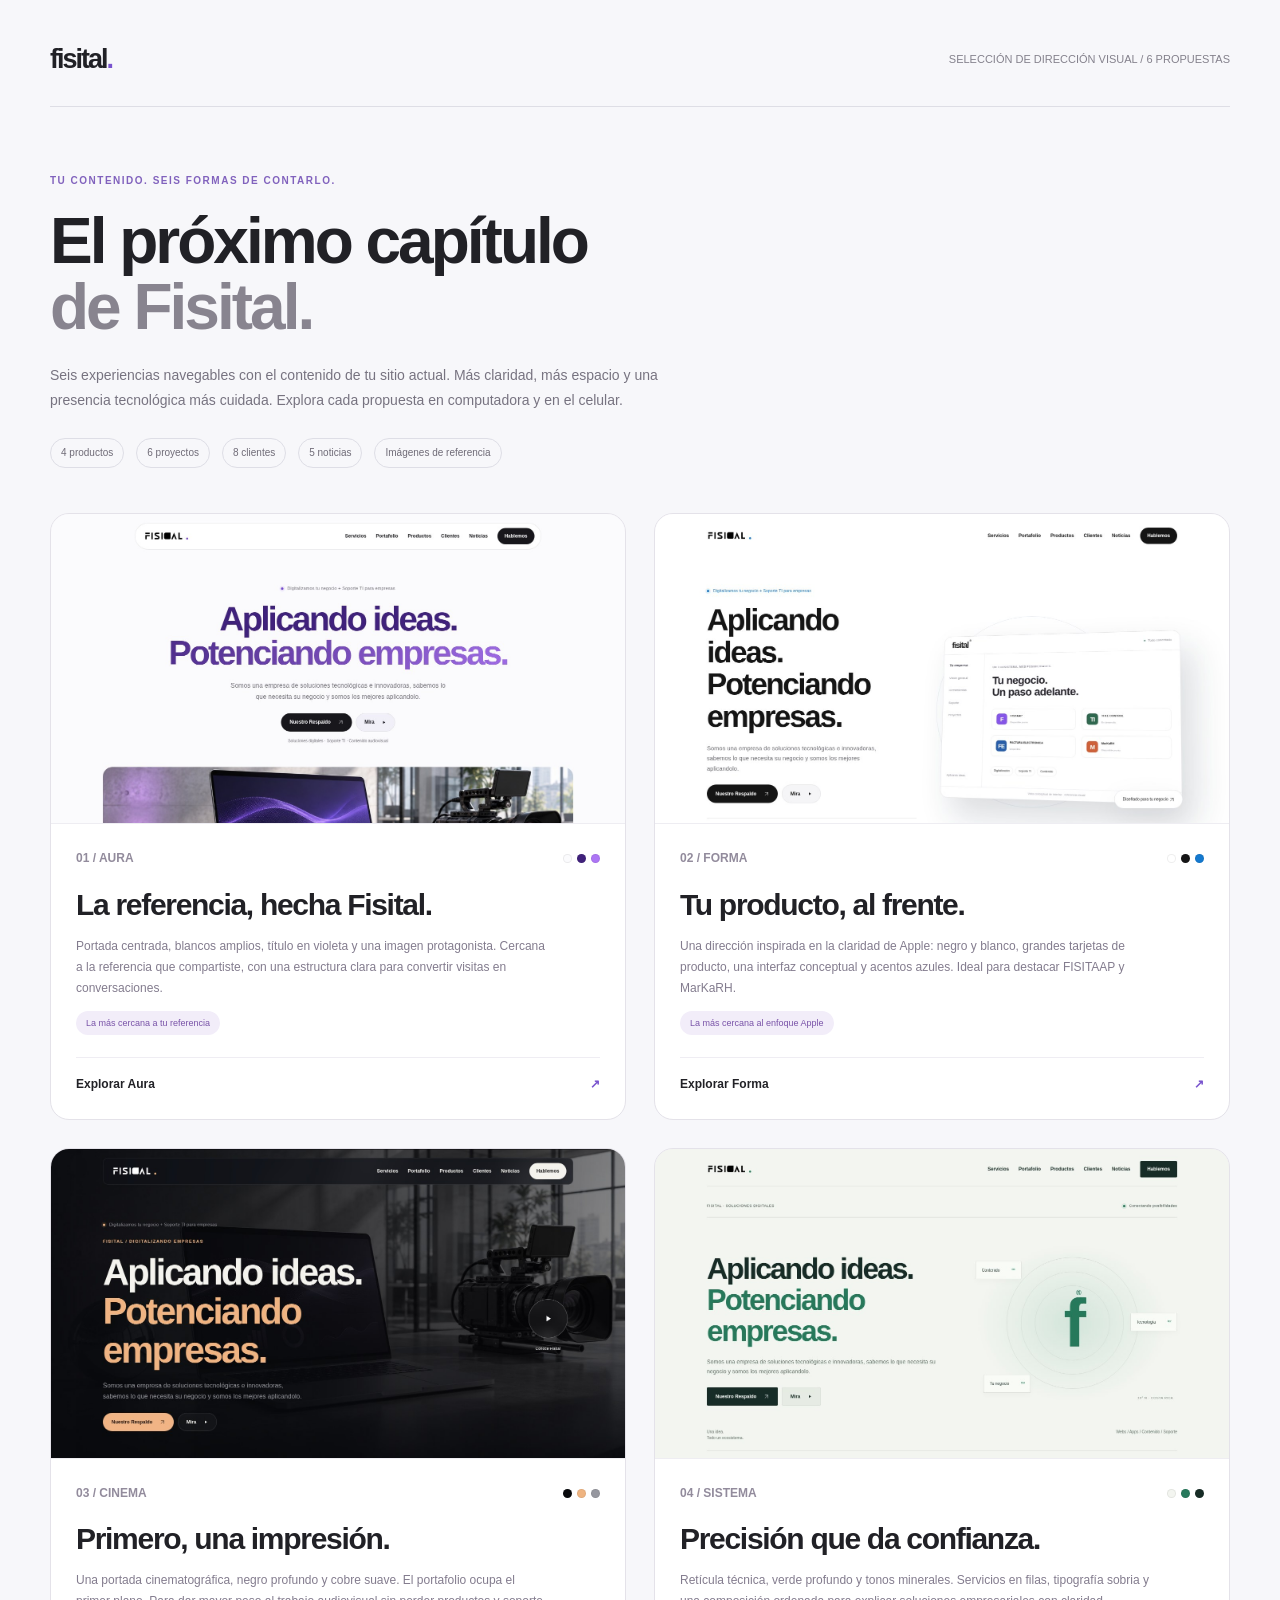
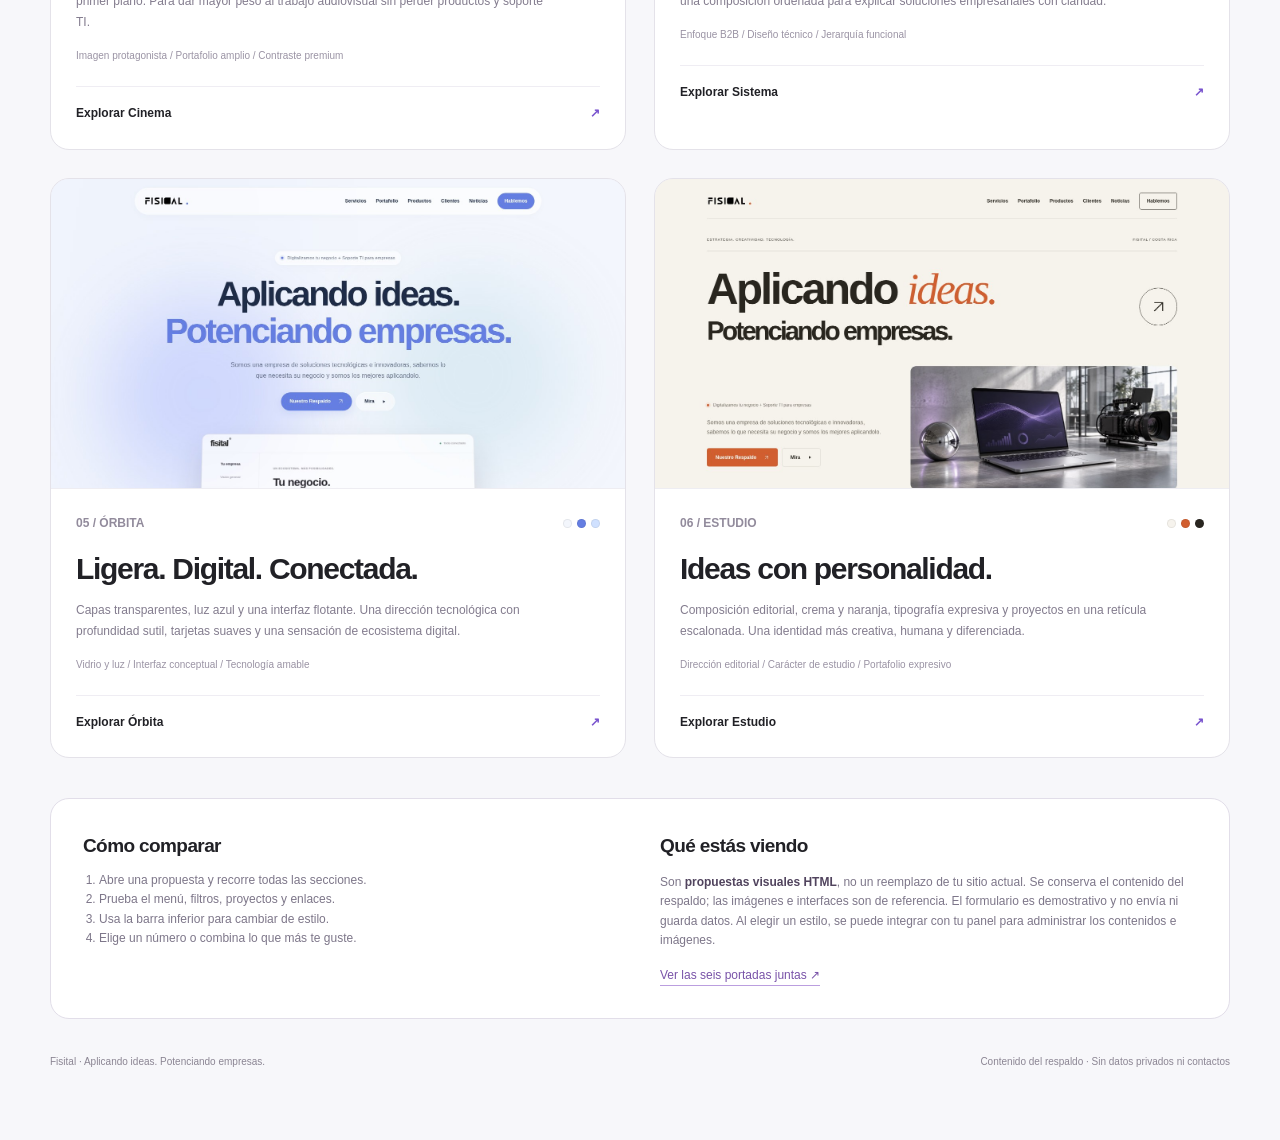
<file: propuestas-fisital/index.html>
<!doctype html><html lang="es"><head><meta charset="utf-8"><meta name="viewport" content="width=device-width,initial-scale=1"><meta name="robots" content="noindex,nofollow"><title>6 propuestas para Fisital — Galería UX</title><style>
*{box-sizing:border-box}body{margin:0;background:#f7f7fa;color:#212126;font:15px/1.6 -apple-system,BlinkMacSystemFont,"Segoe UI",sans-serif;-webkit-font-smoothing:antialiased}a{color:inherit;text-decoration:none}a:focus-visible{outline:3px solid #825bdc;outline-offset:5px}.wrap{max-width:1240px;margin:auto;padding:38px 30px 70px}.top{display:flex;justify-content:space-between;align-items:center;border-bottom:1px solid #dedee5;padding-bottom:25px}.wordmark{font-size:27px;font-weight:750;letter-spacing:-2px}.wordmark span{color:#7953ce}.top>span{font-size:11px;color:#84818c}.intro{max-width:820px;padding:60px 0 45px}.pill{font-size:10px;letter-spacing:1.5px;color:#8162bd;font-weight:650}h1{font-size:clamp(38px,5vw,68px);letter-spacing:-3px;line-height:1.03;margin:18px 0 22px;font-weight:650}h1>span{color:#88848f}.intro>p{max-width:650px;color:#777380;line-height:1.8;font-size:14px}.counts{display:flex;gap:12px;flex-wrap:wrap;margin-top:25px}.counts>span{font-size:10px;border:1px solid #dedee6;padding:6px 10px;border-radius:20px;color:#6f6b77}.grid{display:grid;grid-template-columns:repeat(2,minmax(0,1fr));gap:28px}.card{background:white;border:1px solid #e4e2e9;border-radius:19px;overflow:hidden;transition:transform .25s,box-shadow .25s}.card:hover{transform:translateY(-4px);box-shadow:0 20px 50px #3026410d}.preview{height:310px;background:#eae7ef;display:block;border-bottom:1px solid #eeedf2;overflow:hidden}.preview img{width:100%;height:100%;object-fit:cover;object-position:top}.info{padding:25px}.meta{display:flex;justify-content:space-between;align-items:center;font-size:10px;color:#928b9c}.meta .num{font-size:12px;font-weight:650}.swatches{display:flex;gap:5px}.swatches i{width:9px;height:9px;border:1px solid #0001;border-radius:50%}h2{font-size:30px;font-weight:620;letter-spacing:-1.3px;margin:12px 0 7px}.info p{font-size:12px;color:#837c8e;max-width:470px;line-height:1.75;margin:0}.details{font-size:10px;color:#9a93a4;margin-top:15px}.open{display:flex;justify-content:space-between;align-items:center;margin-top:22px;padding-top:17px;border-top:1px solid #efedf3;font-size:12px;font-weight:600}.open span{color:#7953ce}.recommended{display:inline-block;margin-top:12px;background:#f2edf9;color:#7953a8;border-radius:20px;font-size:9px;padding:5px 10px}.guide{padding:32px;margin-top:40px;border:1px solid #e2dee9;border-radius:19px;background:#fff;display:grid;grid-template-columns:1fr 1fr;gap:40px}.guide h3{font-size:19px;letter-spacing:-.6px;margin:0 0 10px}.guide p,.guide li{font-size:12px;color:#7d7689}.guide ol{padding-left:16px;margin:0}.guide strong{color:#51445e}.foot{margin-top:35px;font-size:10px;color:#8b8593;display:flex;justify-content:space-between;gap:20px}.compare{font-size:12px;color:#7953a8;border-bottom:1px solid #bb9edf;padding-bottom:3px}@media(max-width:720px){.wrap{padding:24px 18px 45px}.top>span{font-size:9px}.intro{padding:40px 0 30px}h1{font-size:43px;letter-spacing:-2px}.grid{grid-template-columns:1fr;gap:20px}.preview{height:260px}.info{padding:22px}.guide{grid-template-columns:1fr;padding:24px;gap:25px}.foot{display:block}.counts{gap:8px}.counts>span{font-size:9px}.intro>p{font-size:13px}}
</style></head><body><div class="wrap"><header class="top"><a href="index.html" class="wordmark">fisital<span>.</span></a><span>SELECCIÓN DE DIRECCIÓN VISUAL / 6 PROPUESTAS</span></header><section class="intro"><span class="pill">TU CONTENIDO. SEIS FORMAS DE CONTARLO.</span><h1>El próximo capítulo<br><span>de Fisital.</span></h1><p>Seis experiencias navegables con el contenido de tu sitio actual. Más claridad, más espacio y una presencia tecnológica más cuidada. Explora cada propuesta en computadora y en el celular.</p><div class="counts"><span>4 productos</span><span>6 proyectos</span><span>8 clientes</span><span>5 noticias</span><span>Imágenes de referencia</span></div></section><div class="grid">
<a class="card" href="01-aura.html"><div class="preview"><img src="vistas-previas/01-aura.jpg" alt="Vista previa de Aura" loading="lazy"></div><div class="info"><div class="meta"><span class="num">01 / AURA</span><div class="swatches"><i style="background:#fbfbfd"></i><i style="background:#40217b"></i><i style="background:#ad76f5"></i></div></div><h2>La referencia, hecha Fisital.</h2><p>Portada centrada, blancos amplios, título en violeta y una imagen protagonista. Cercana a la referencia que compartiste, con una estructura clara para convertir visitas en conversaciones.</p><span class="recommended">La más cercana a tu referencia</span><div class="open">Explorar Aura <span>↗</span></div></div></a>
<a class="card" href="02-forma.html"><div class="preview"><img src="vistas-previas/02-forma.jpg" alt="Vista previa de Forma" loading="lazy"></div><div class="info"><div class="meta"><span class="num">02 / FORMA</span><div class="swatches"><i style="background:#fff"></i><i style="background:#151516"></i><i style="background:#1479cf"></i></div></div><h2>Tu producto, al frente.</h2><p>Una dirección inspirada en la claridad de Apple: negro y blanco, grandes tarjetas de producto, una interfaz conceptual y acentos azules. Ideal para destacar FISITAAP y MarKaRH.</p><span class="recommended">La más cercana al enfoque Apple</span><div class="open">Explorar Forma <span>↗</span></div></div></a>
<a class="card" href="03-cinema.html"><div class="preview"><img src="vistas-previas/03-cinema.jpg" alt="Vista previa de Cinema" loading="lazy"></div><div class="info"><div class="meta"><span class="num">03 / CINEMA</span><div class="swatches"><i style="background:#08090c"></i><i style="background:#efb481"></i><i style="background:#96979f"></i></div></div><h2>Primero, una impresión.</h2><p>Una portada cinematográfica, negro profundo y cobre suave. El portafolio ocupa el primer plano. Para dar mayor peso al trabajo audiovisual sin perder productos y soporte TI.</p><div class="details">Imagen protagonista / Portafolio amplio / Contraste premium</div><div class="open">Explorar Cinema <span>↗</span></div></div></a>
<a class="card" href="04-sistema.html"><div class="preview"><img src="vistas-previas/04-sistema.jpg" alt="Vista previa de Sistema" loading="lazy"></div><div class="info"><div class="meta"><span class="num">04 / SISTEMA</span><div class="swatches"><i style="background:#f3f5f0"></i><i style="background:#27795c"></i><i style="background:#172c26"></i></div></div><h2>Precisión que da confianza.</h2><p>Retícula técnica, verde profundo y tonos minerales. Servicios en filas, tipografía sobria y una composición ordenada para explicar soluciones empresariales con claridad.</p><div class="details">Enfoque B2B / Diseño técnico / Jerarquía funcional</div><div class="open">Explorar Sistema <span>↗</span></div></div></a>
<a class="card" href="05-orbita.html"><div class="preview"><img src="vistas-previas/05-orbita.jpg" alt="Vista previa de Órbita" loading="lazy"></div><div class="info"><div class="meta"><span class="num">05 / ÓRBITA</span><div class="swatches"><i style="background:#f3f6fc"></i><i style="background:#657ee2"></i><i style="background:#d0e1ff"></i></div></div><h2>Ligera. Digital. Conectada.</h2><p>Capas transparentes, luz azul y una interfaz flotante. Una dirección tecnológica con profundidad sutil, tarjetas suaves y una sensación de ecosistema digital.</p><div class="details">Vidrio y luz / Interfaz conceptual / Tecnología amable</div><div class="open">Explorar Órbita <span>↗</span></div></div></a>
<a class="card" href="06-estudio.html"><div class="preview"><img src="vistas-previas/06-estudio.jpg" alt="Vista previa de Estudio" loading="lazy"></div><div class="info"><div class="meta"><span class="num">06 / ESTUDIO</span><div class="swatches"><i style="background:#f6f3ed"></i><i style="background:#d15e2f"></i><i style="background:#292620"></i></div></div><h2>Ideas con personalidad.</h2><p>Composición editorial, crema y naranja, tipografía expresiva y proyectos en una retícula escalonada. Una identidad más creativa, humana y diferenciada.</p><div class="details">Dirección editorial / Carácter de estudio / Portafolio expresivo</div><div class="open">Explorar Estudio <span>↗</span></div></div></a>
</div><section class="guide"><div><h3>Cómo comparar</h3><ol><li>Abre una propuesta y recorre todas las secciones.</li><li>Prueba el menú, filtros, proyectos y enlaces.</li><li>Usa la barra inferior para cambiar de estilo.</li><li>Elige un número o combina lo que más te guste.</li></ol></div><div><h3>Qué estás viendo</h3><p>Son <strong>propuestas visuales HTML</strong>, no un reemplazo de tu sitio actual. Se conserva el contenido del respaldo; las imágenes e interfaces son de referencia. El formulario es demostrativo y no envía ni guarda datos. Al elegir un estilo, se puede integrar con tu panel para administrar los contenidos e imágenes.</p><a class="compare" href="vistas-previas/comparativa.jpg">Ver las seis portadas juntas ↗</a></div></section><footer class="foot"><span>Fisital · Aplicando ideas. Potenciando empresas.</span><span>Contenido del respaldo · Sin datos privados ni contactos</span></footer></div></body></html>
</file>
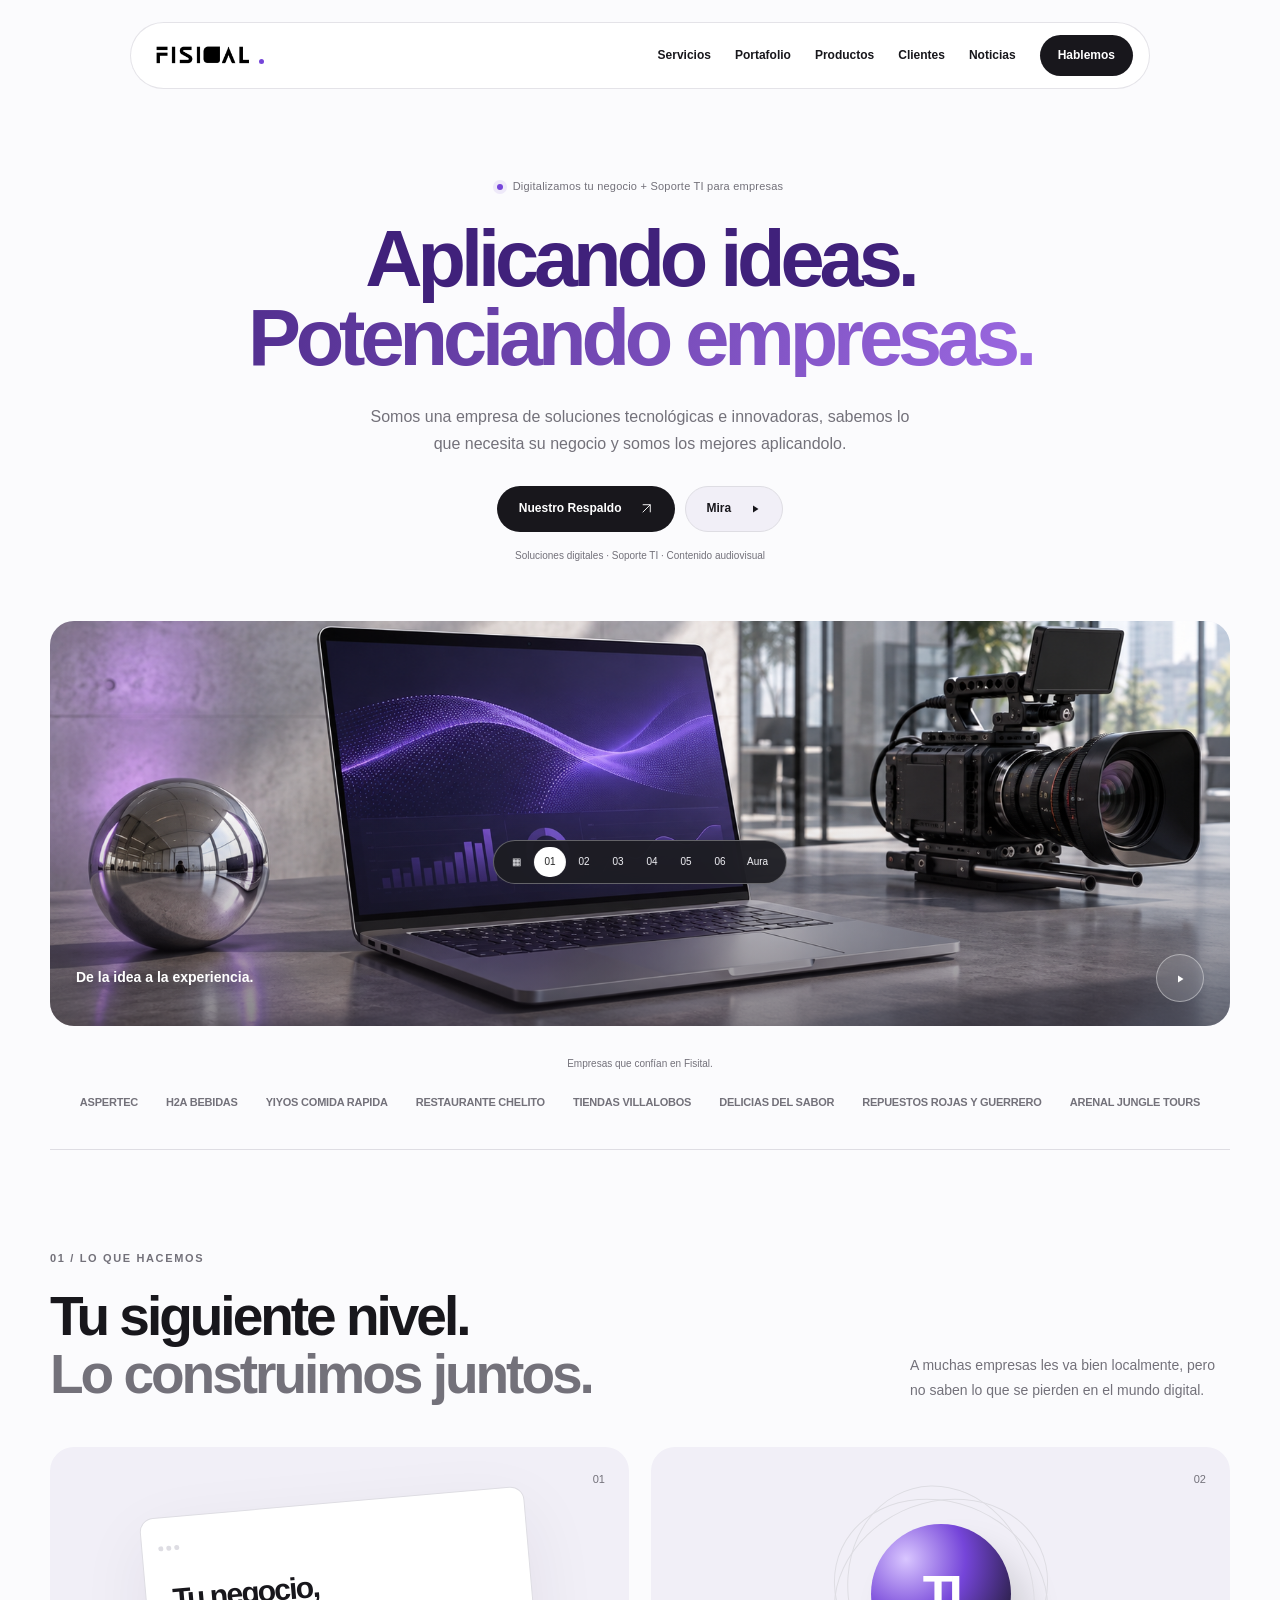
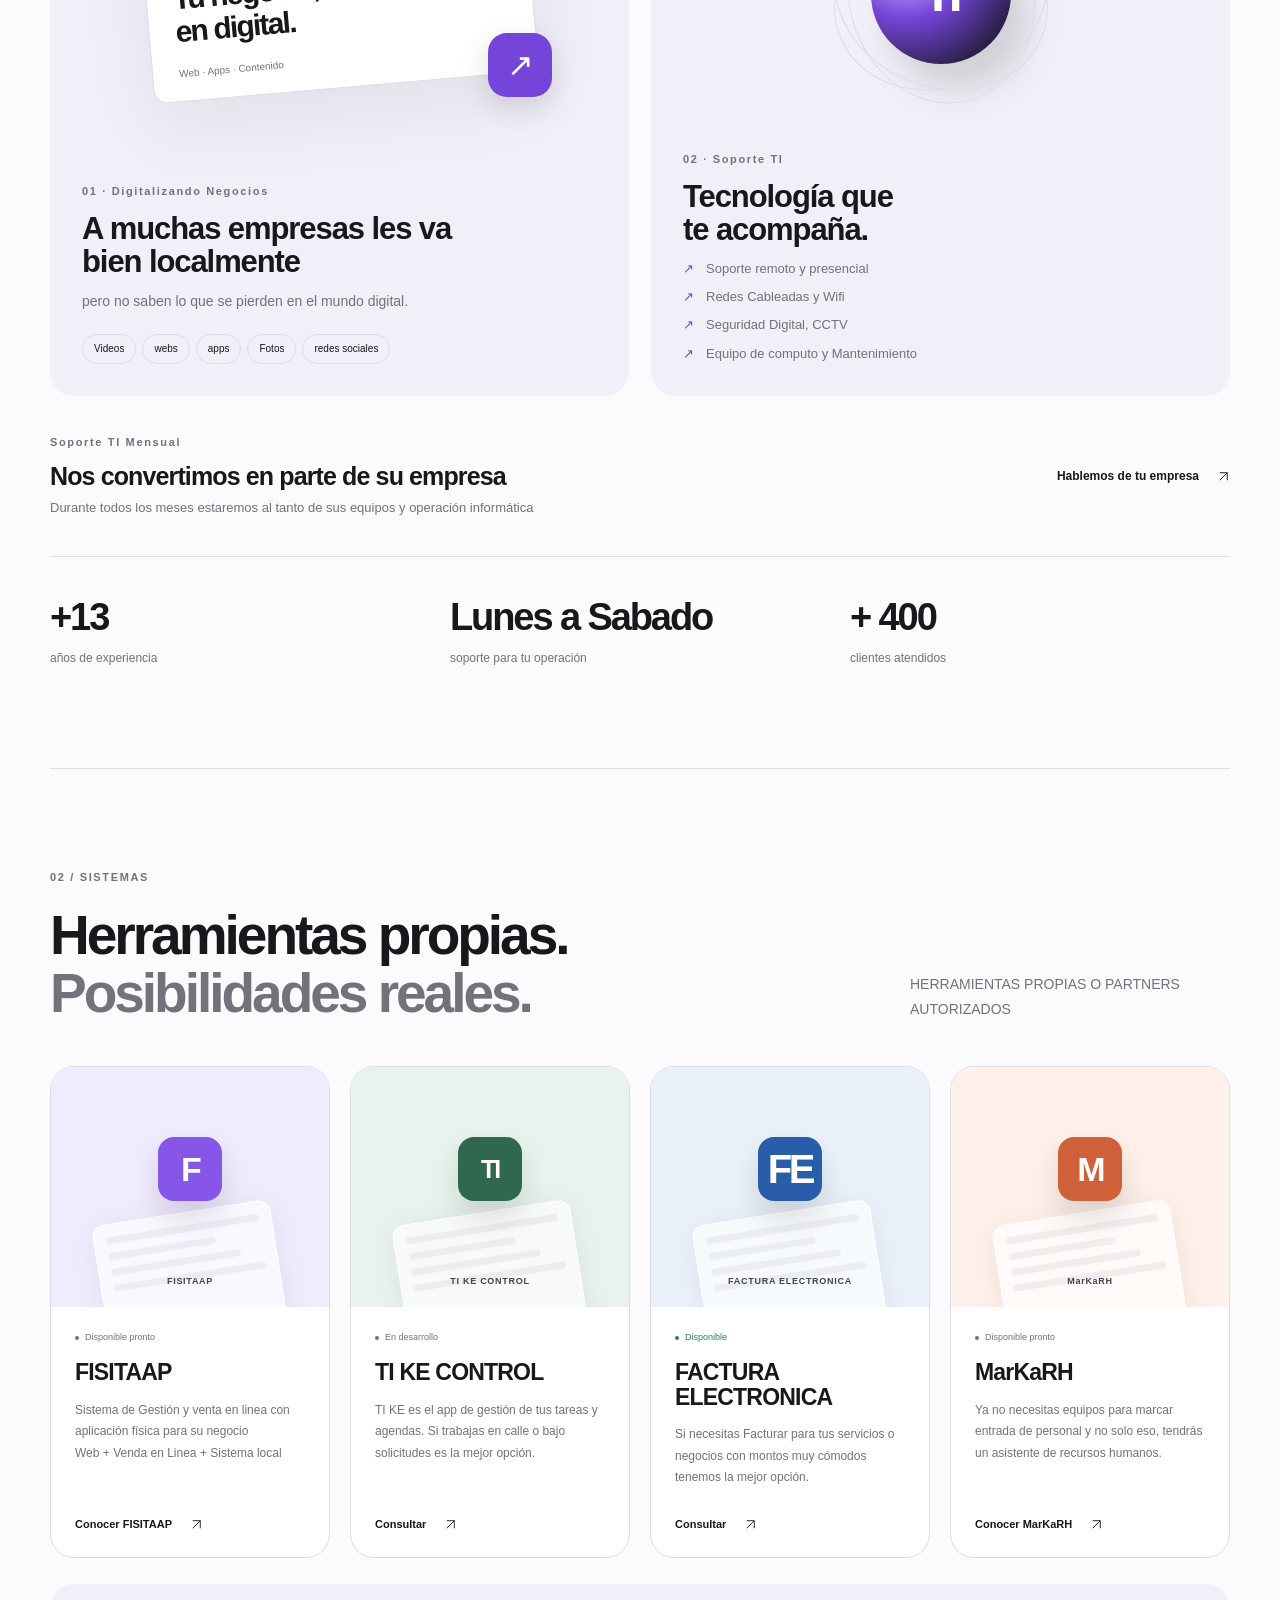
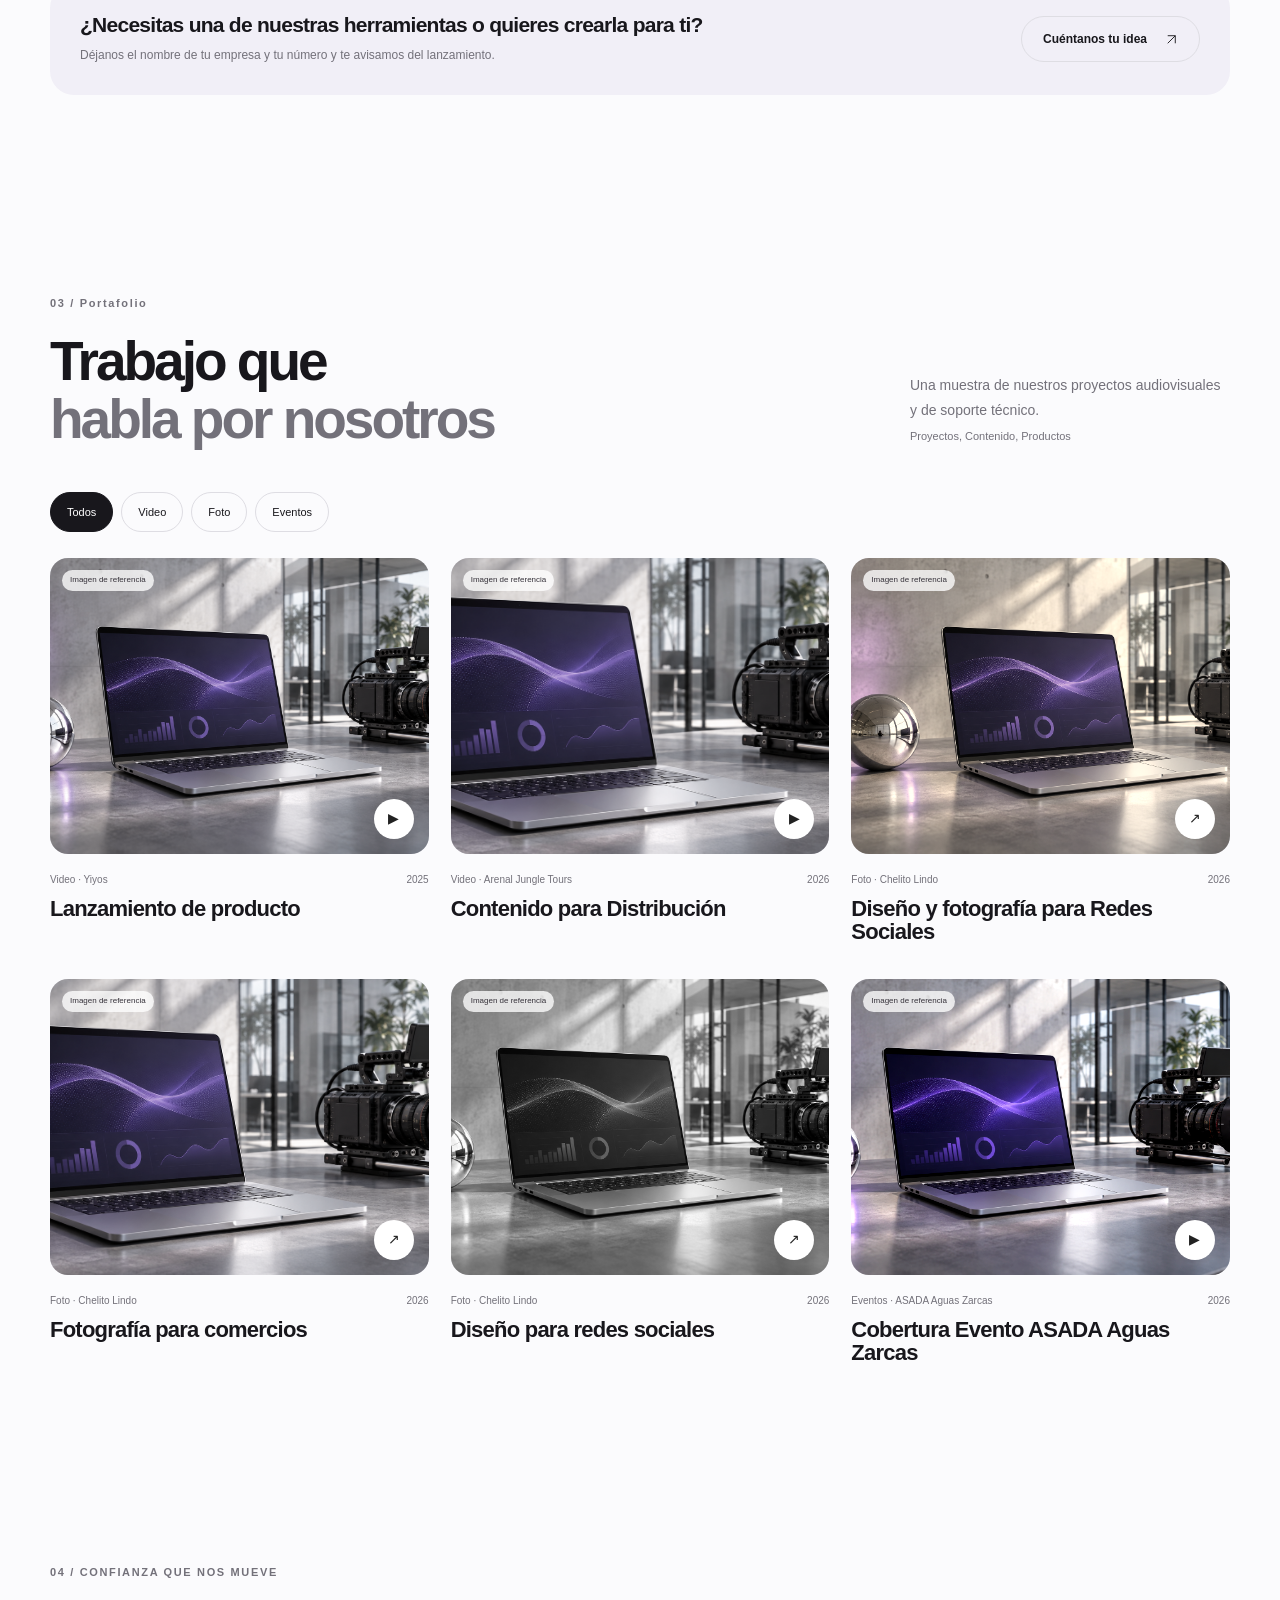
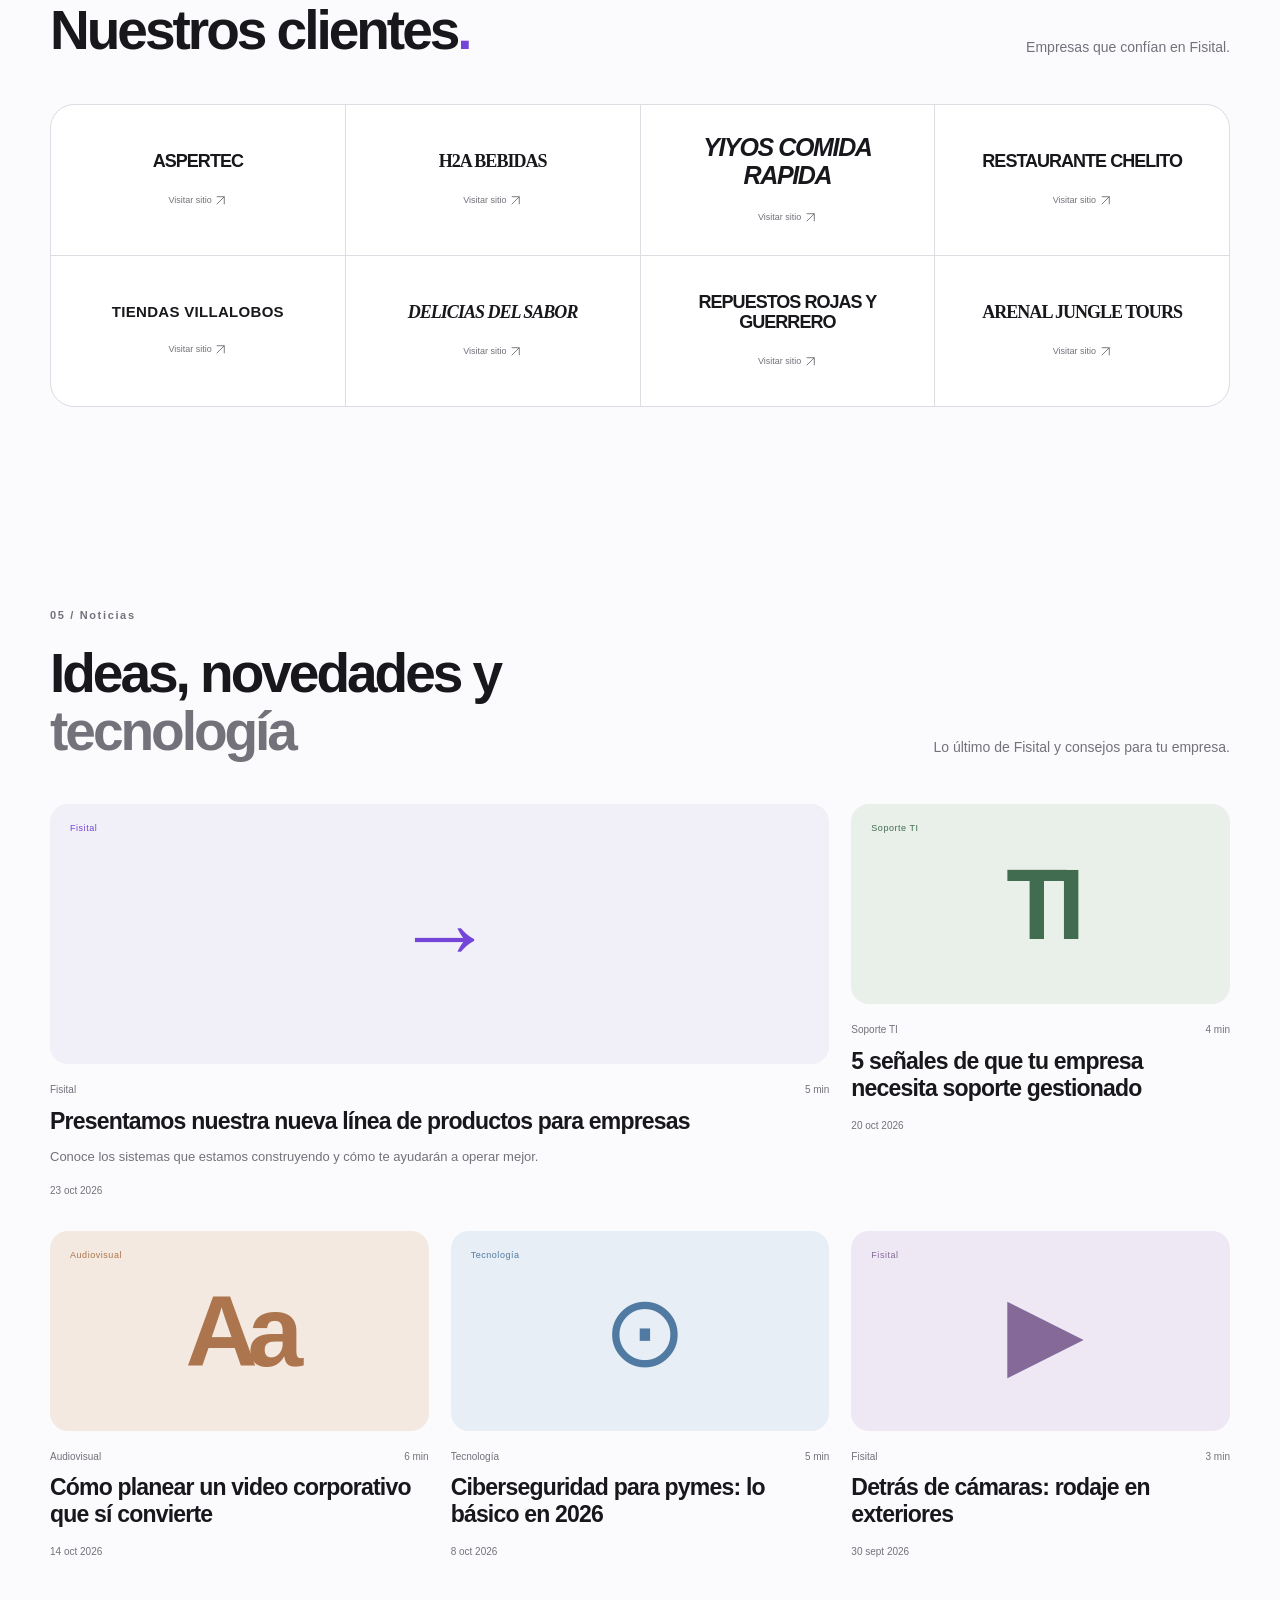
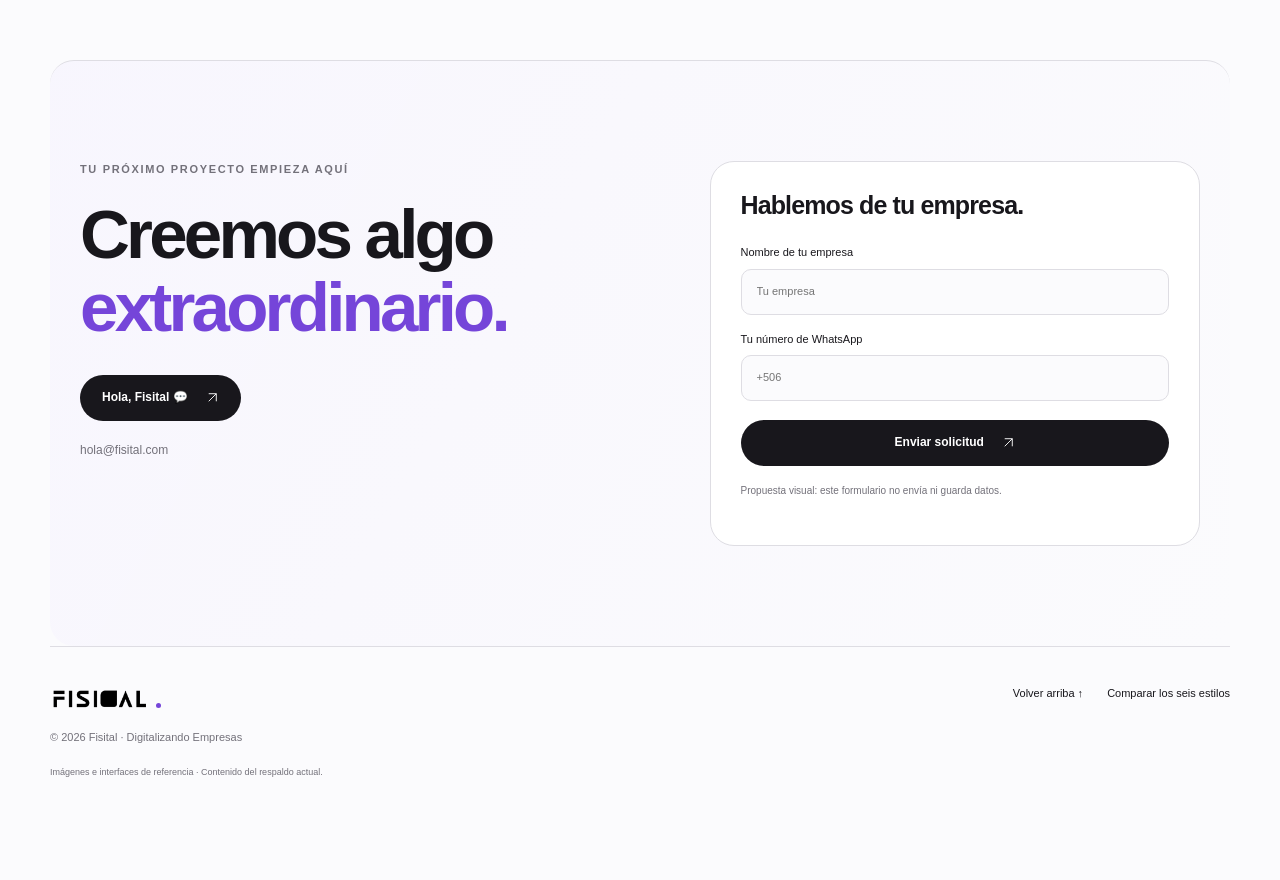
<file: propuestas-fisital/01-aura.html>
<!doctype html>
<html lang="es"><head><meta charset="utf-8"><meta name="viewport" content="width=device-width,initial-scale=1"><meta name="robots" content="noindex,nofollow"><meta name="description" content="Propuesta visual 01: Aura. Contenido actual de Fisital, con imágenes de referencia."><title>01 · Aura — Fisital</title><link rel="stylesheet" href="assets/base.css"><link rel="stylesheet" href="assets/estilos.css"></head>
<body data-style="01"><div id="app"></div><noscript>Activa JavaScript para explorar esta propuesta visual de Fisital.</noscript><script src="assets/contenido.js"></script><script src="assets/propuestas.js"></script></body></html>
</file>
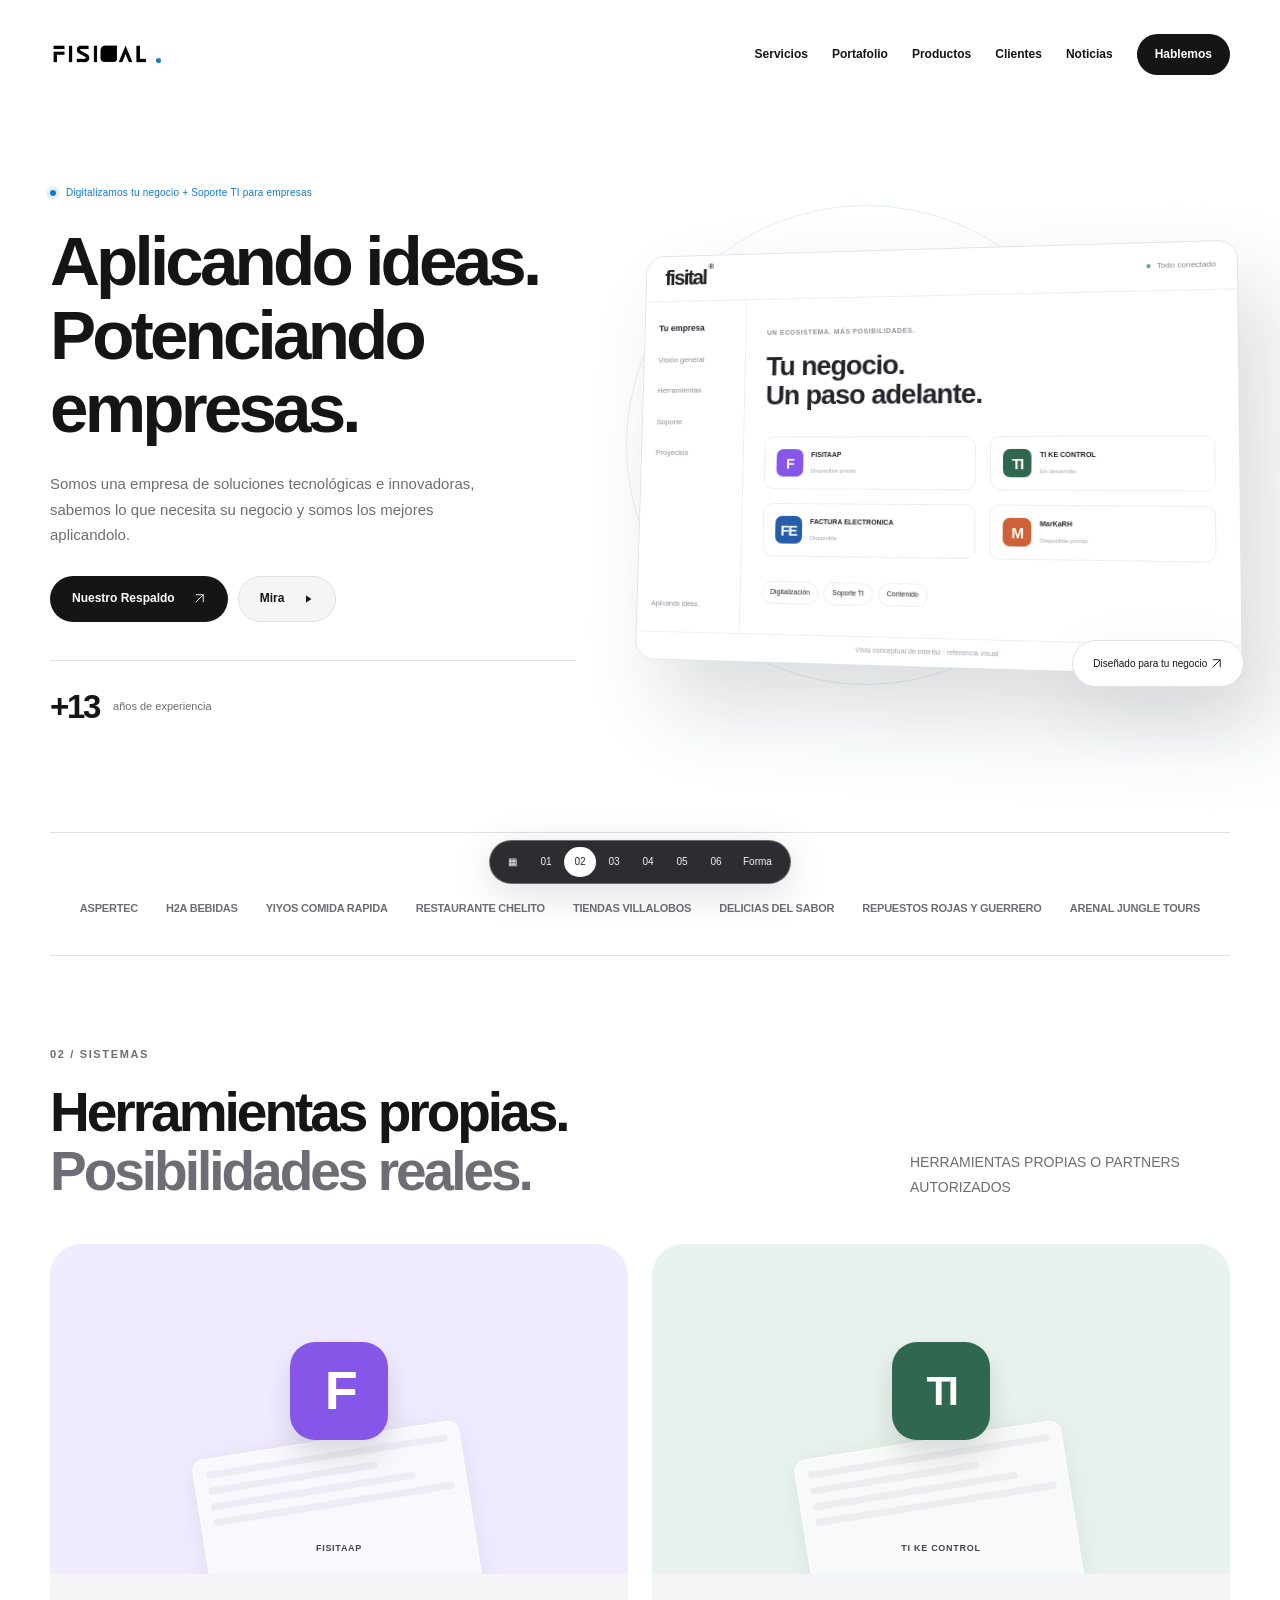
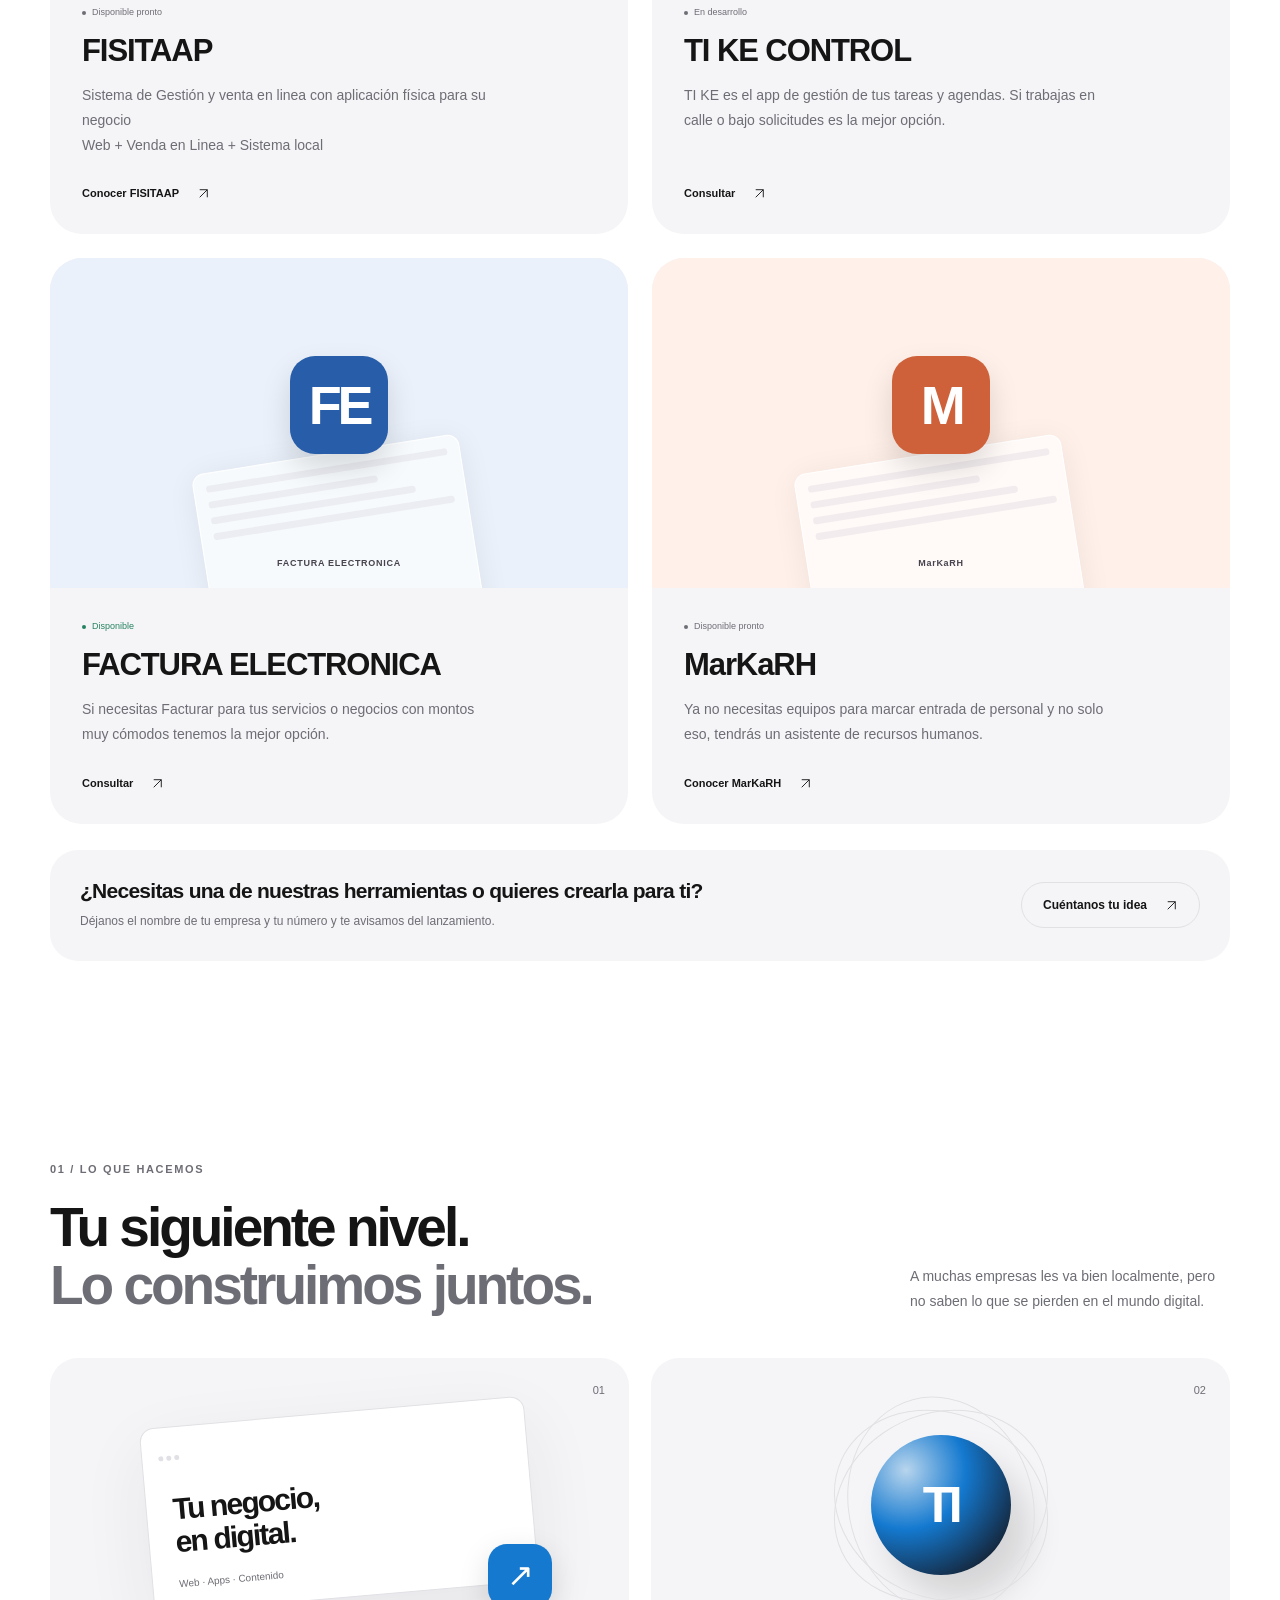
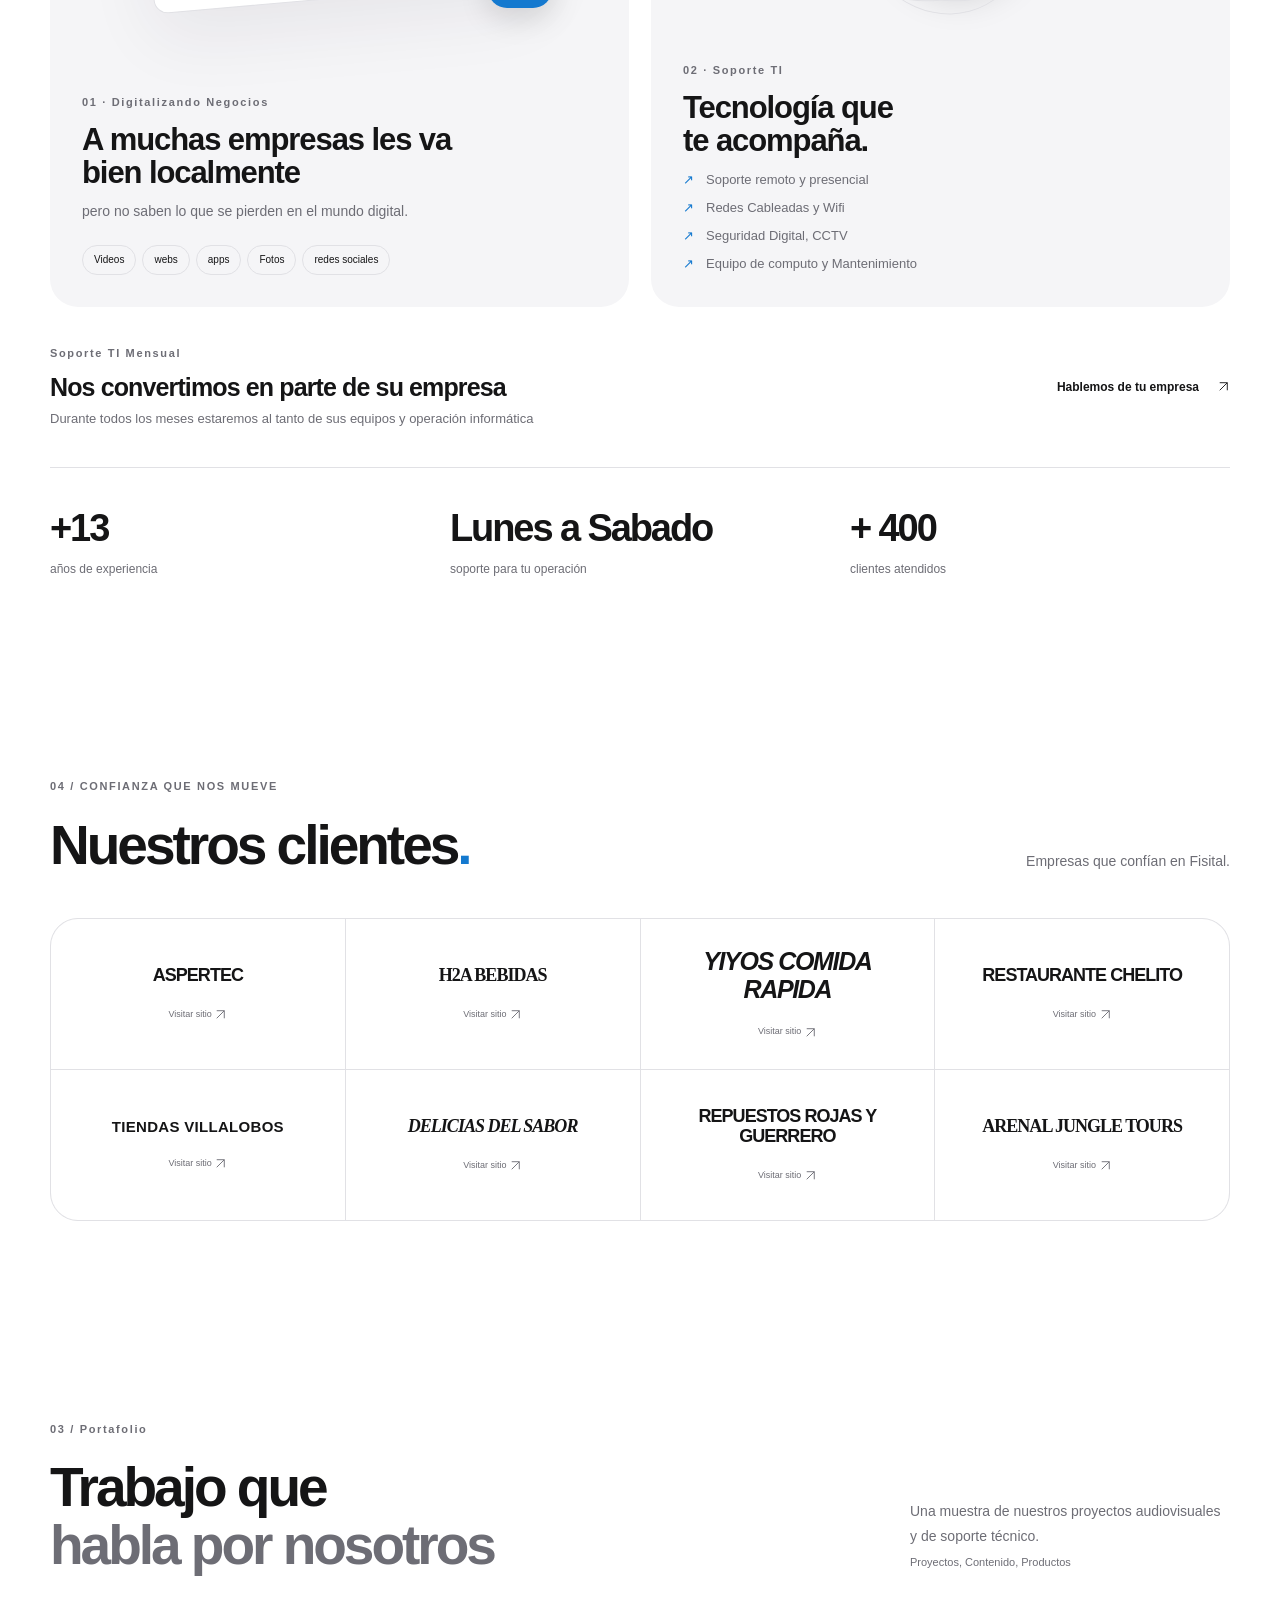
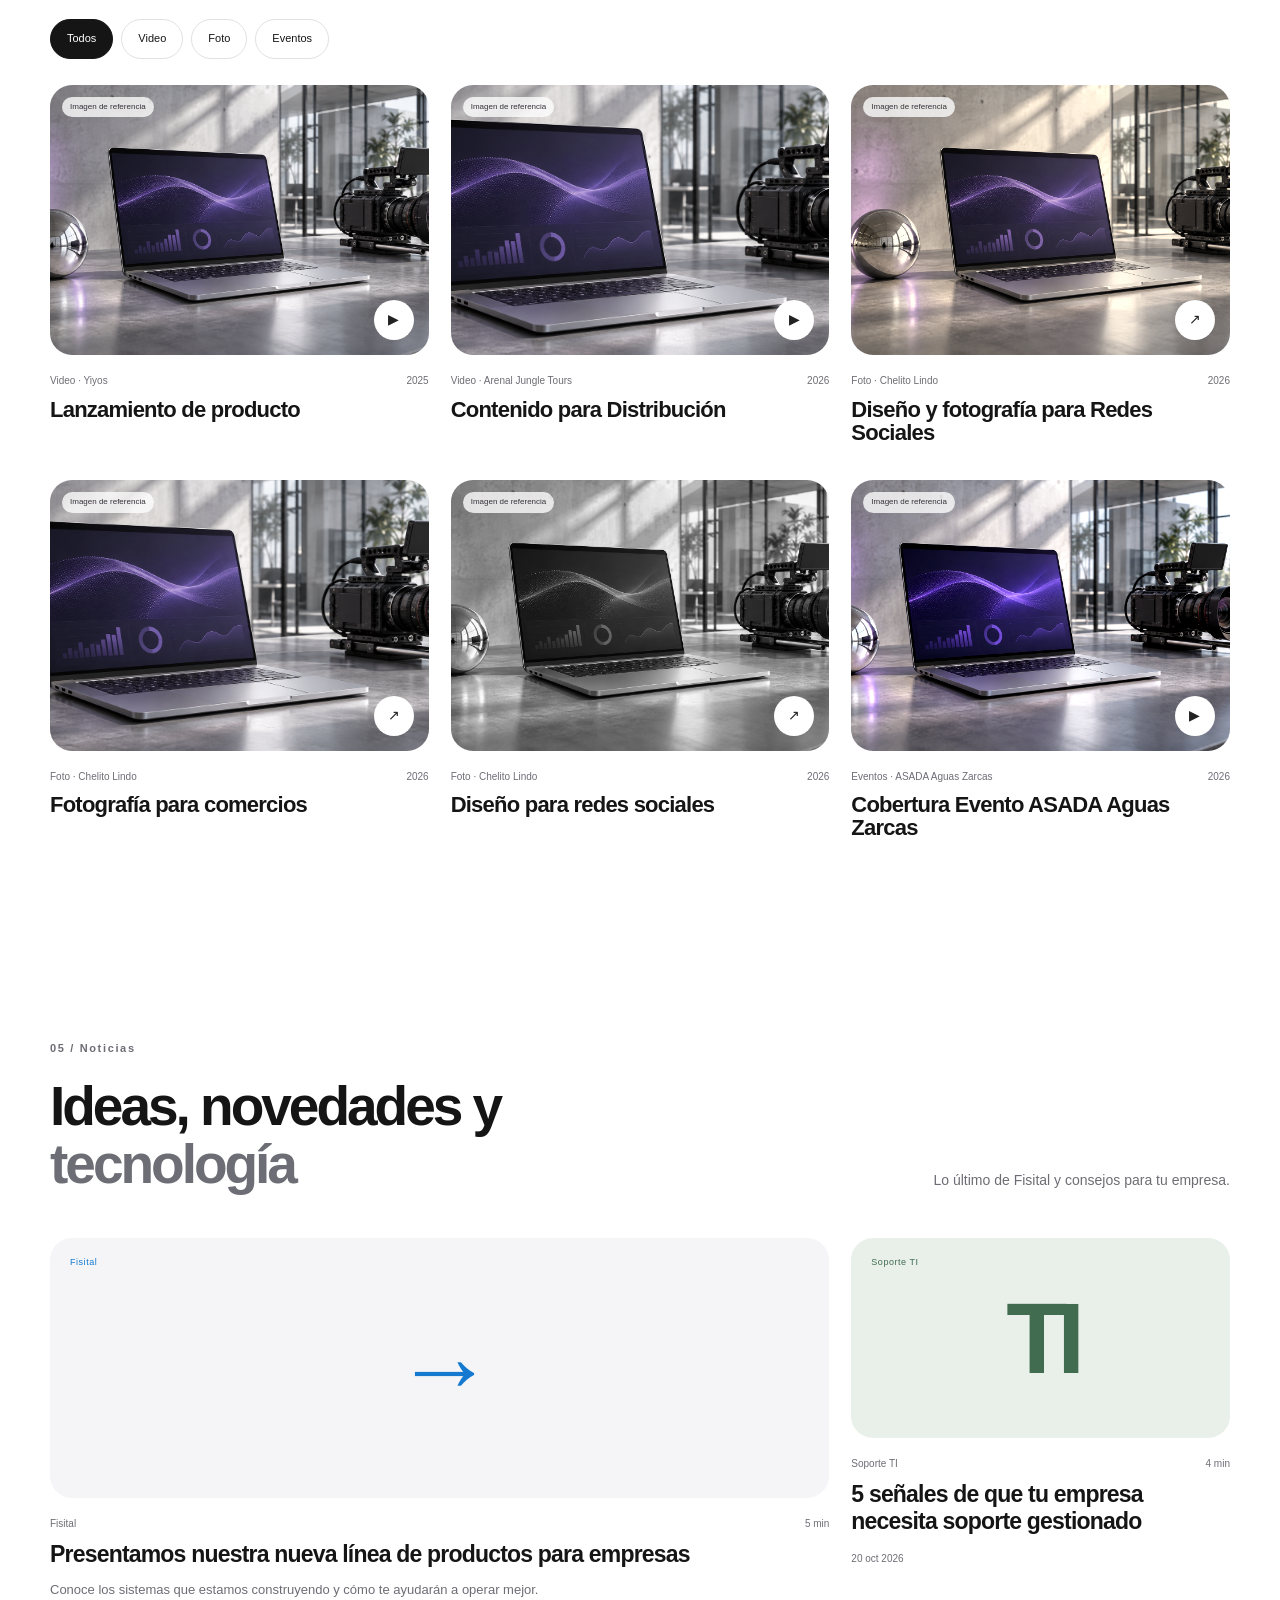
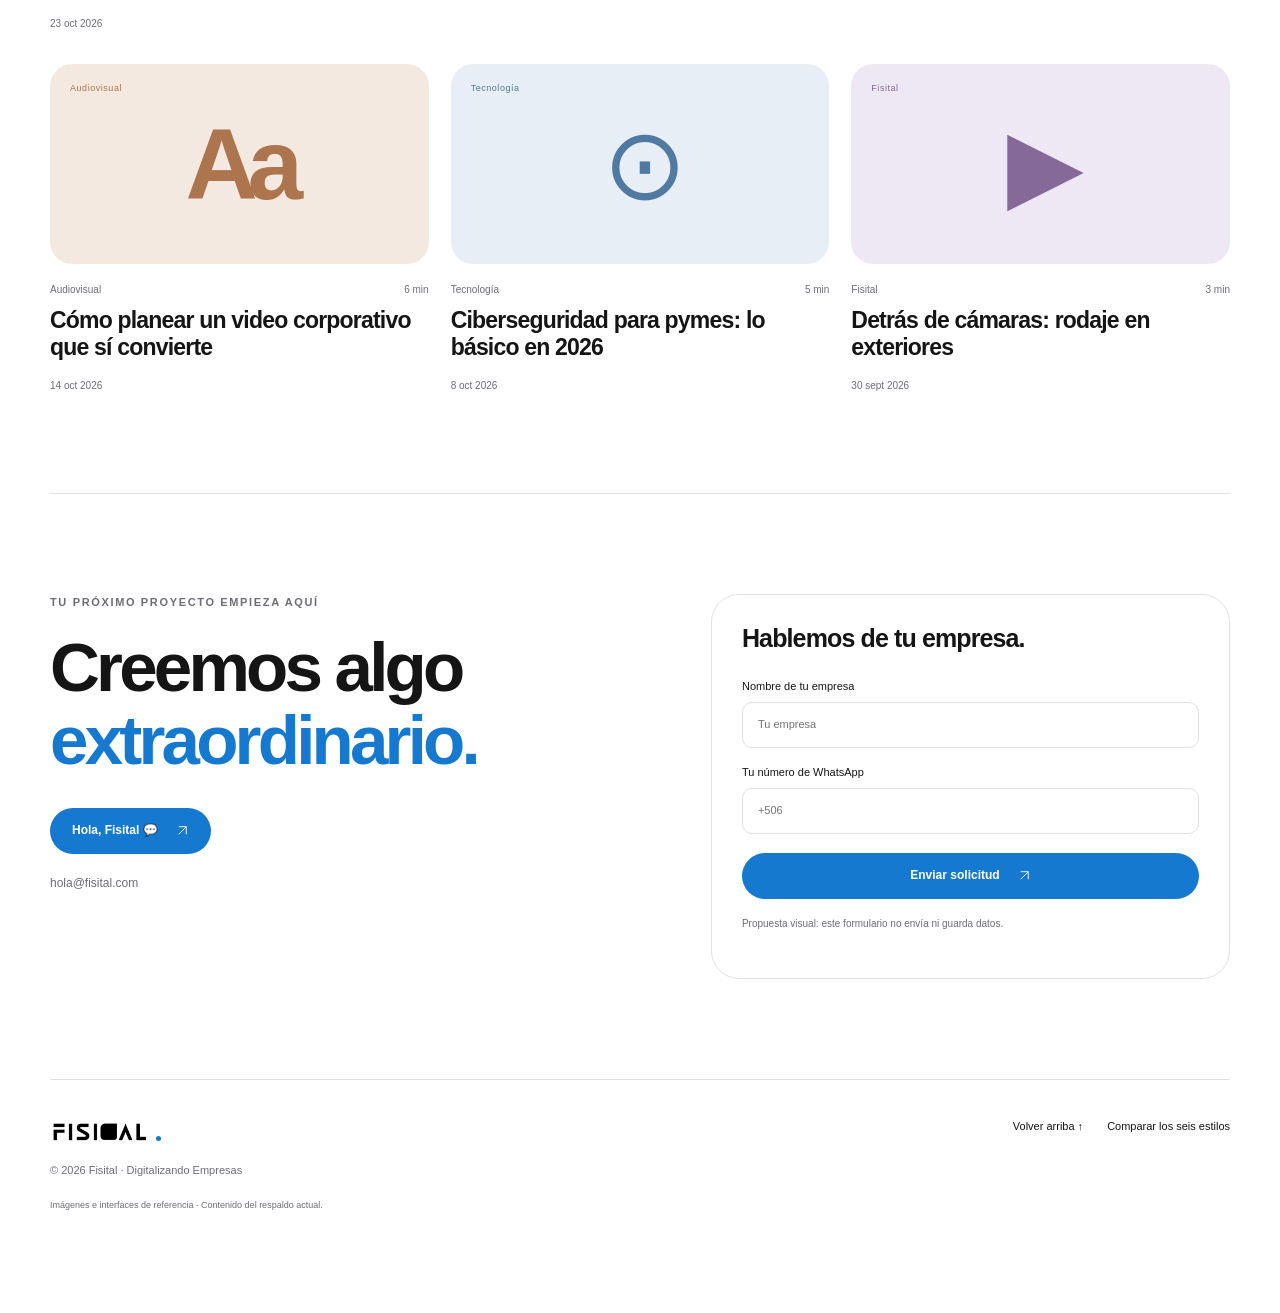
<file: propuestas-fisital/02-forma.html>
<!doctype html>
<html lang="es"><head><meta charset="utf-8"><meta name="viewport" content="width=device-width,initial-scale=1"><meta name="robots" content="noindex,nofollow"><meta name="description" content="Propuesta visual 02: Forma. Contenido actual de Fisital, con imágenes de referencia."><title>02 · Forma — Fisital</title><link rel="stylesheet" href="assets/base.css"><link rel="stylesheet" href="assets/estilos.css"></head>
<body data-style="02"><div id="app"></div><noscript>Activa JavaScript para explorar esta propuesta visual de Fisital.</noscript><script src="assets/contenido.js"></script><script src="assets/propuestas.js"></script></body></html>
</file>
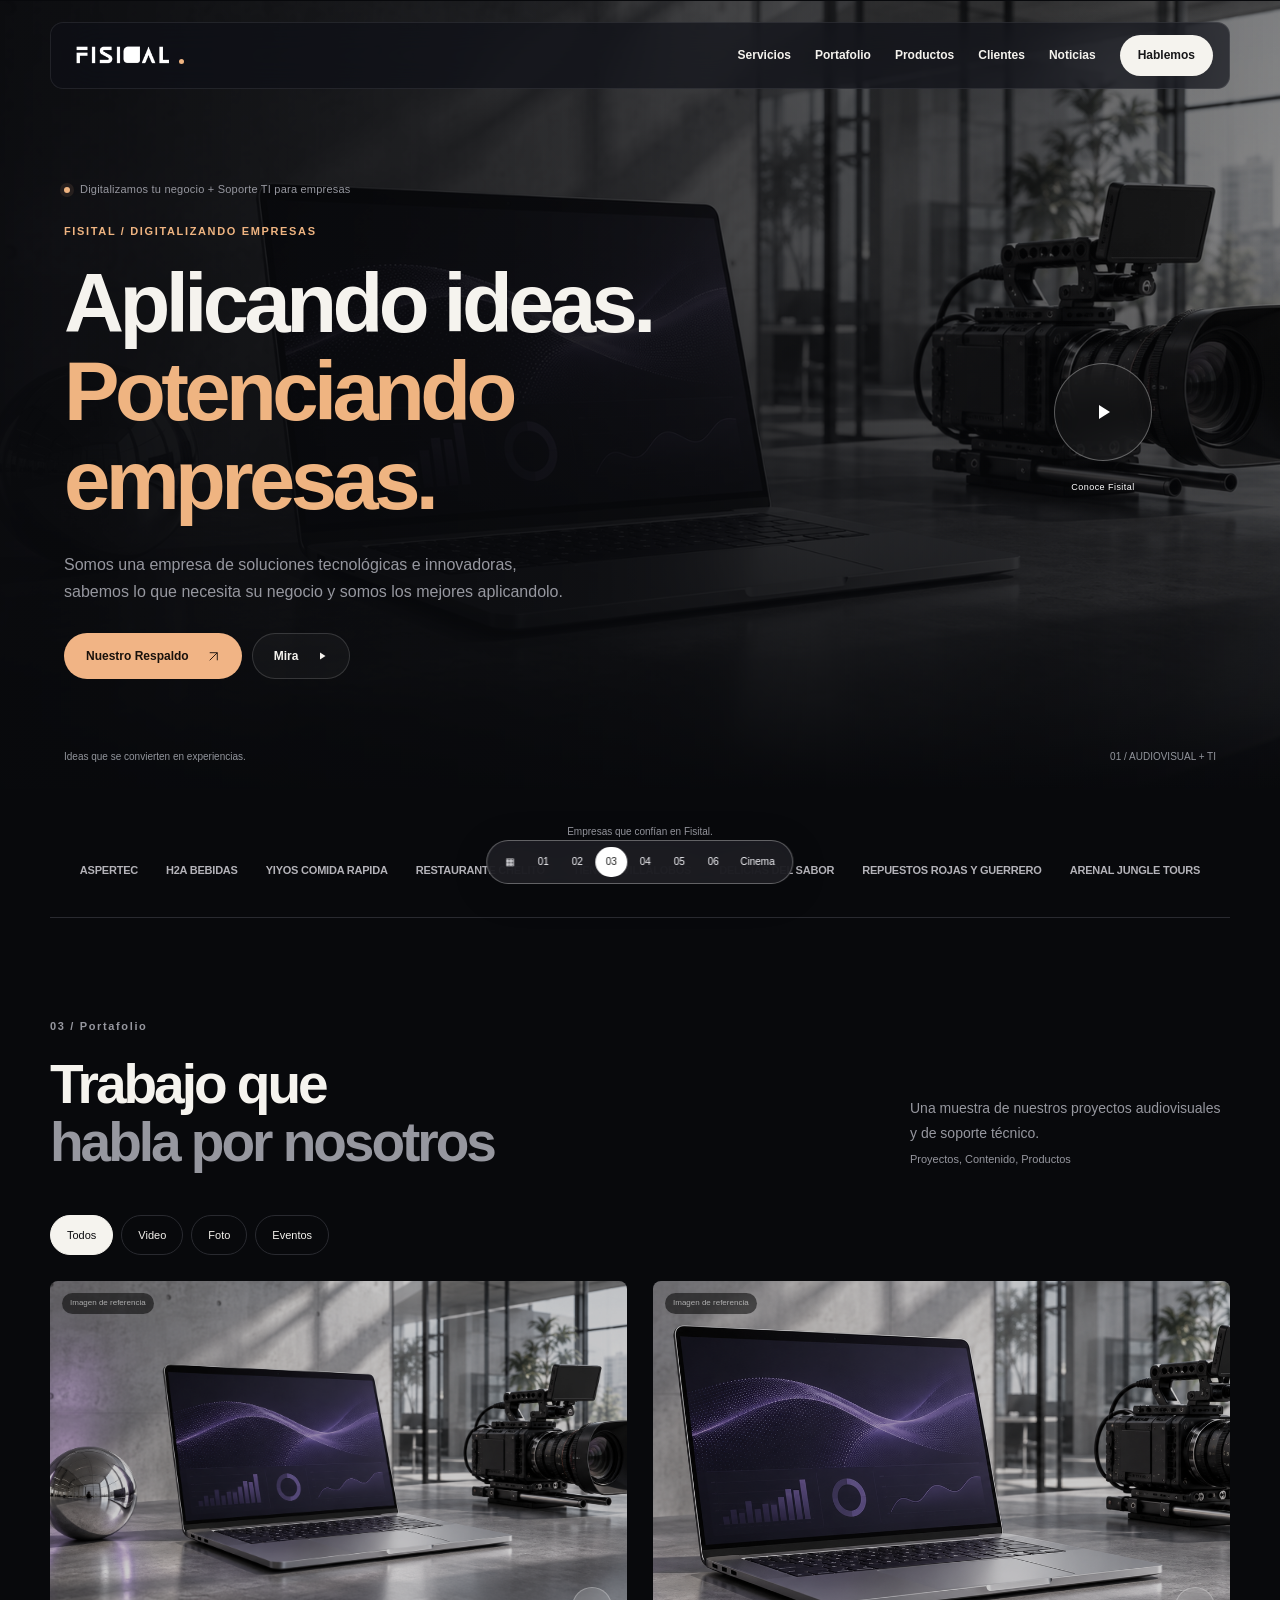
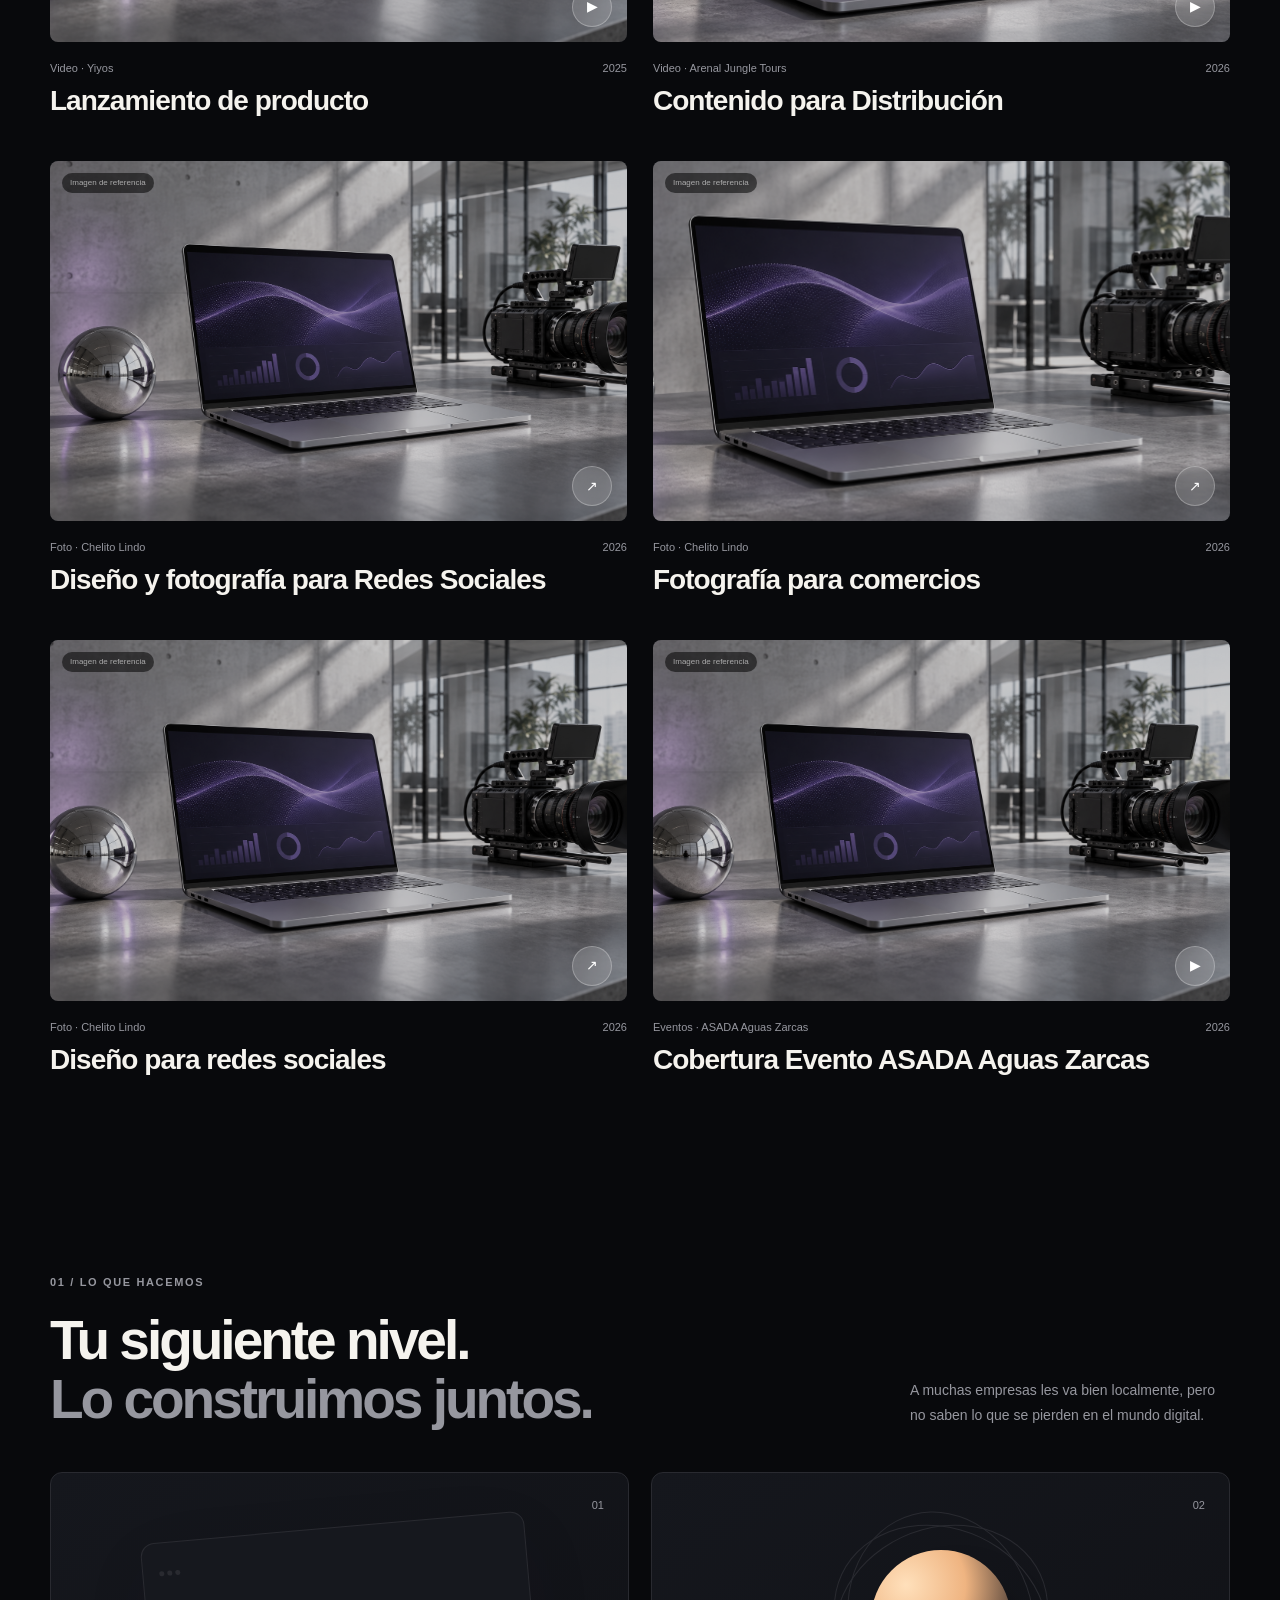
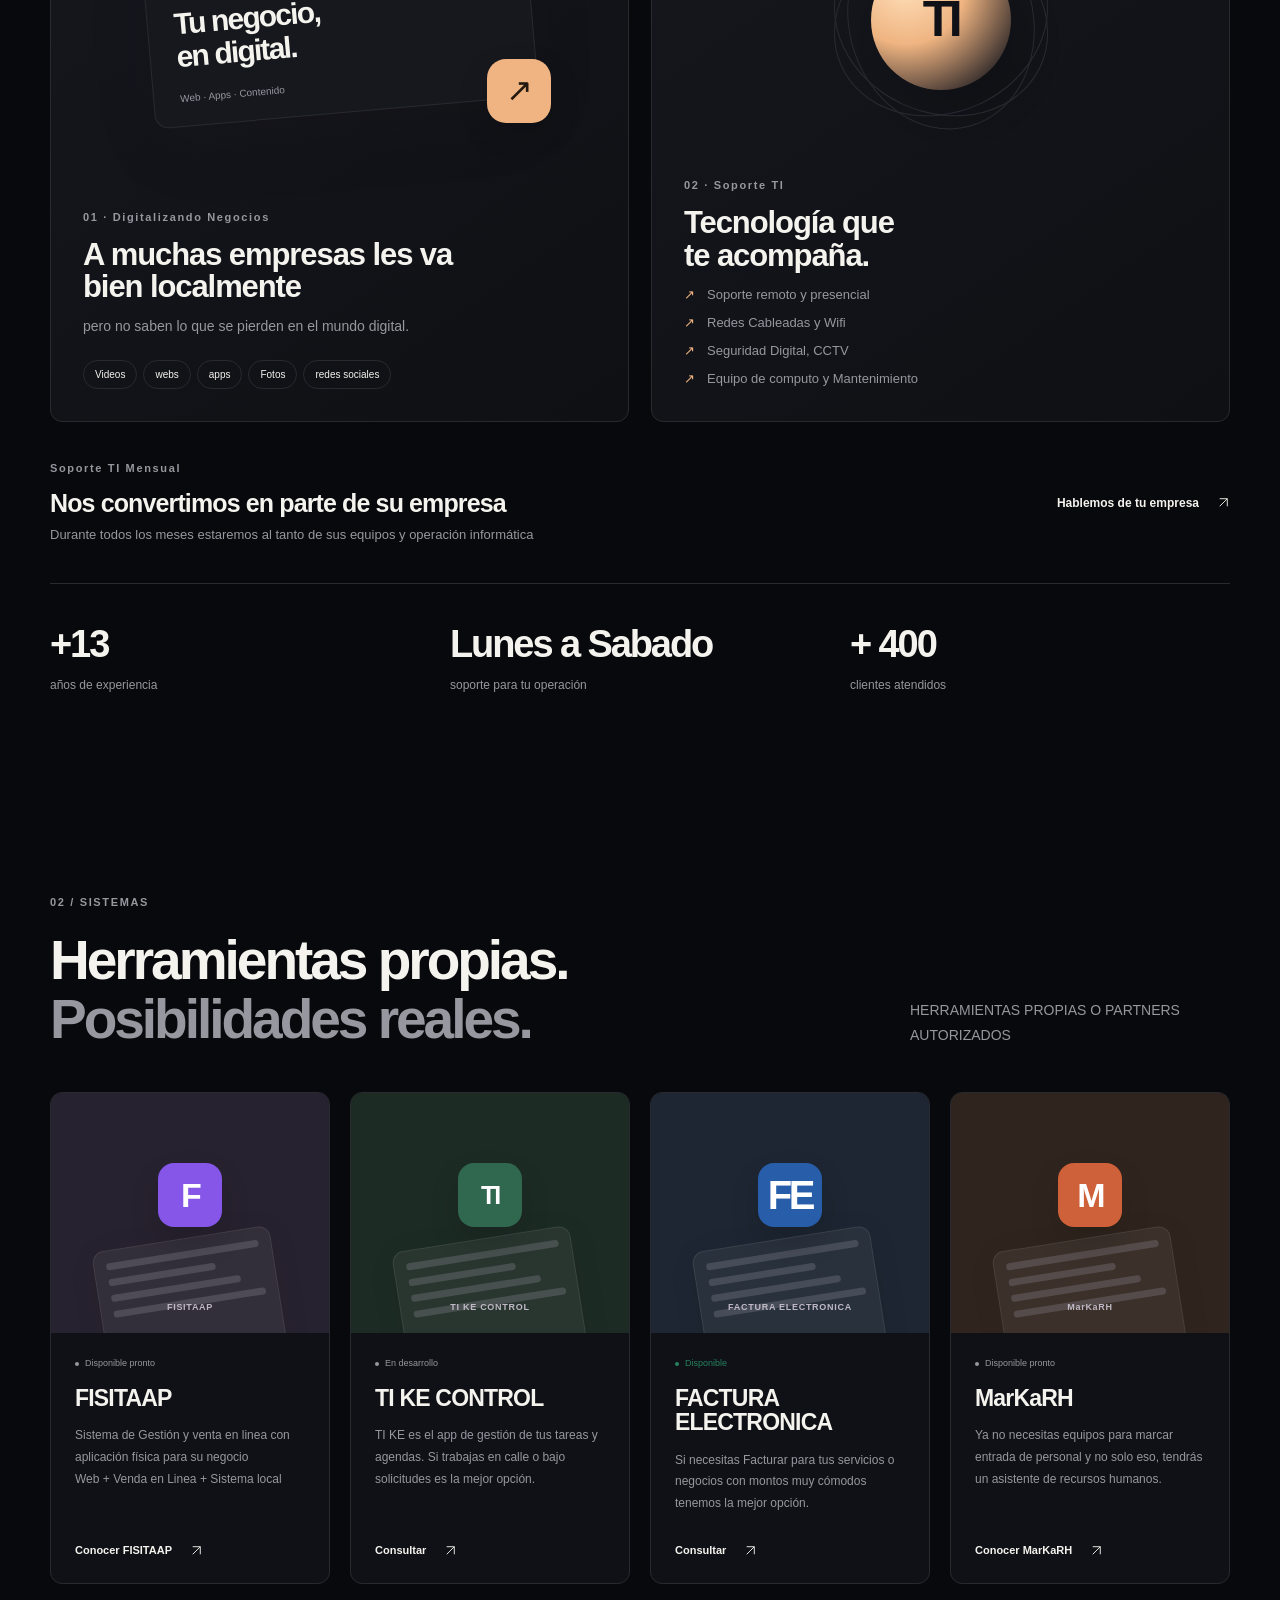
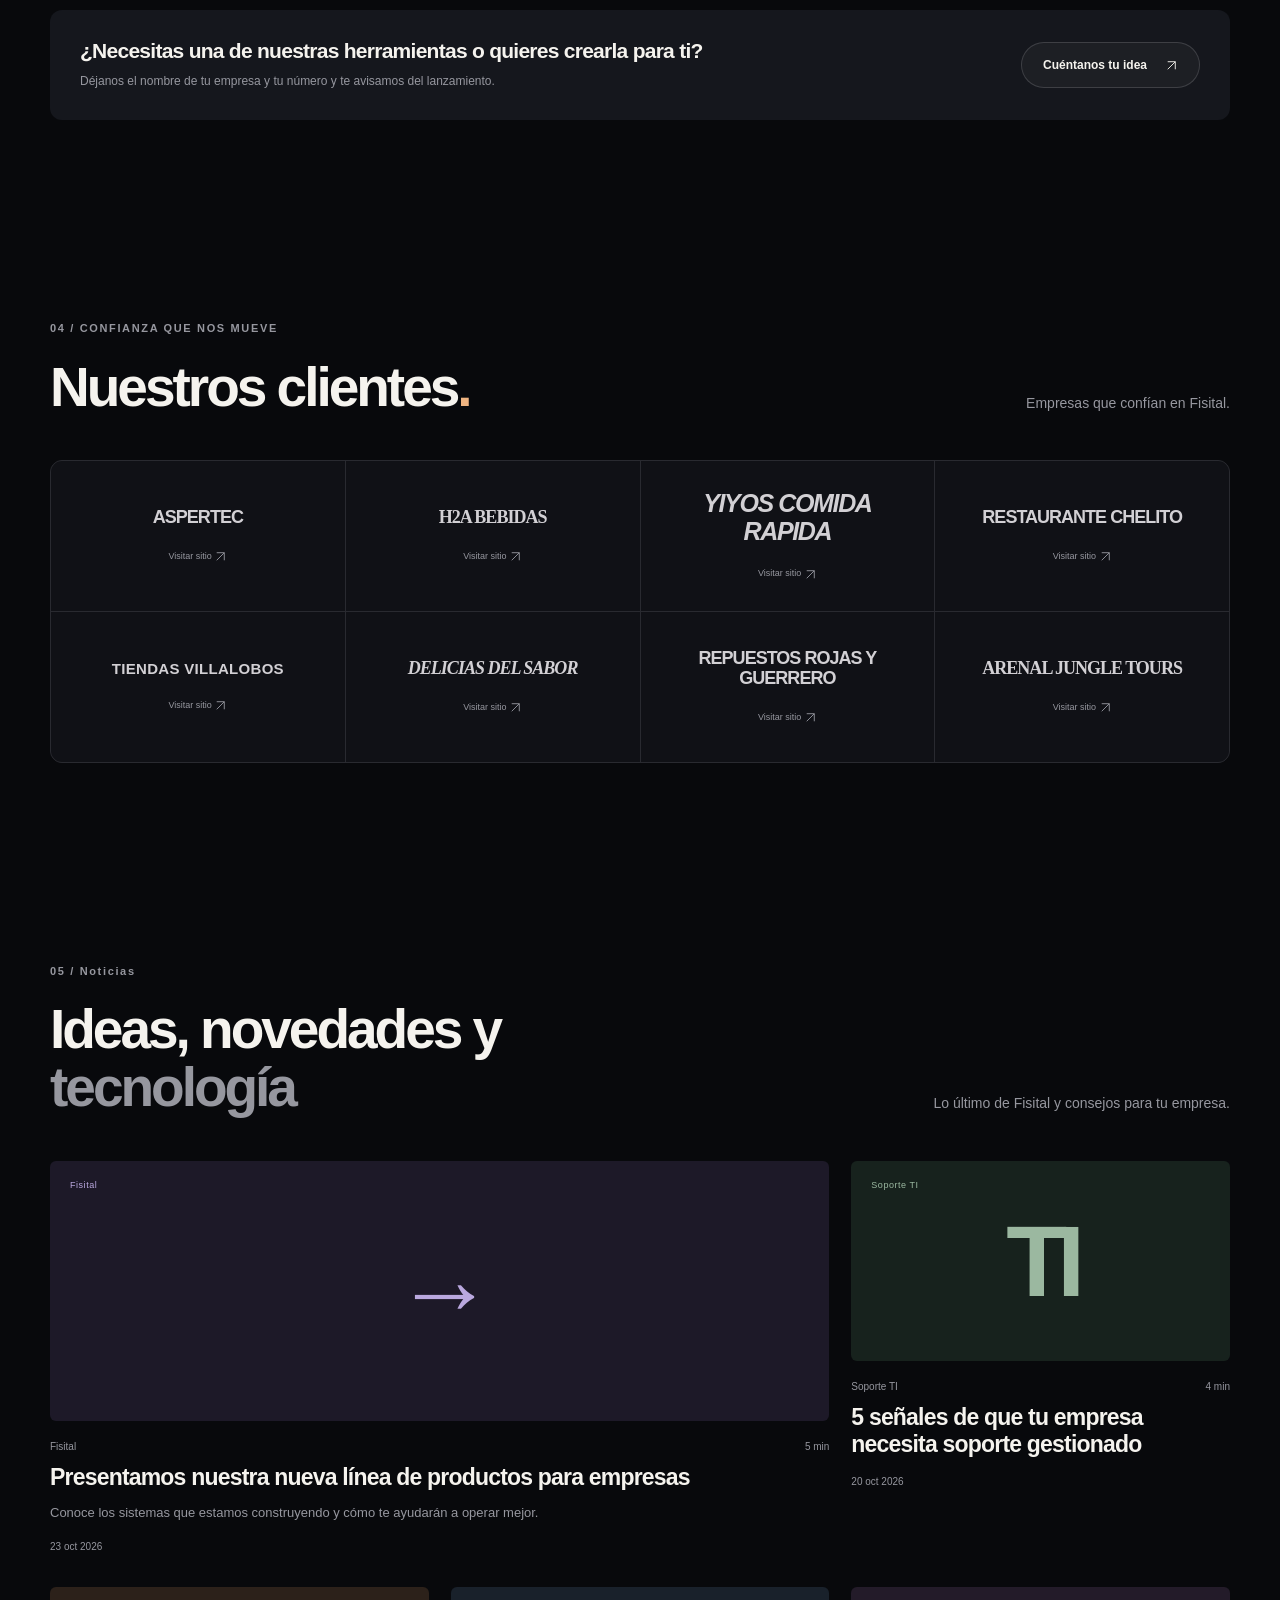
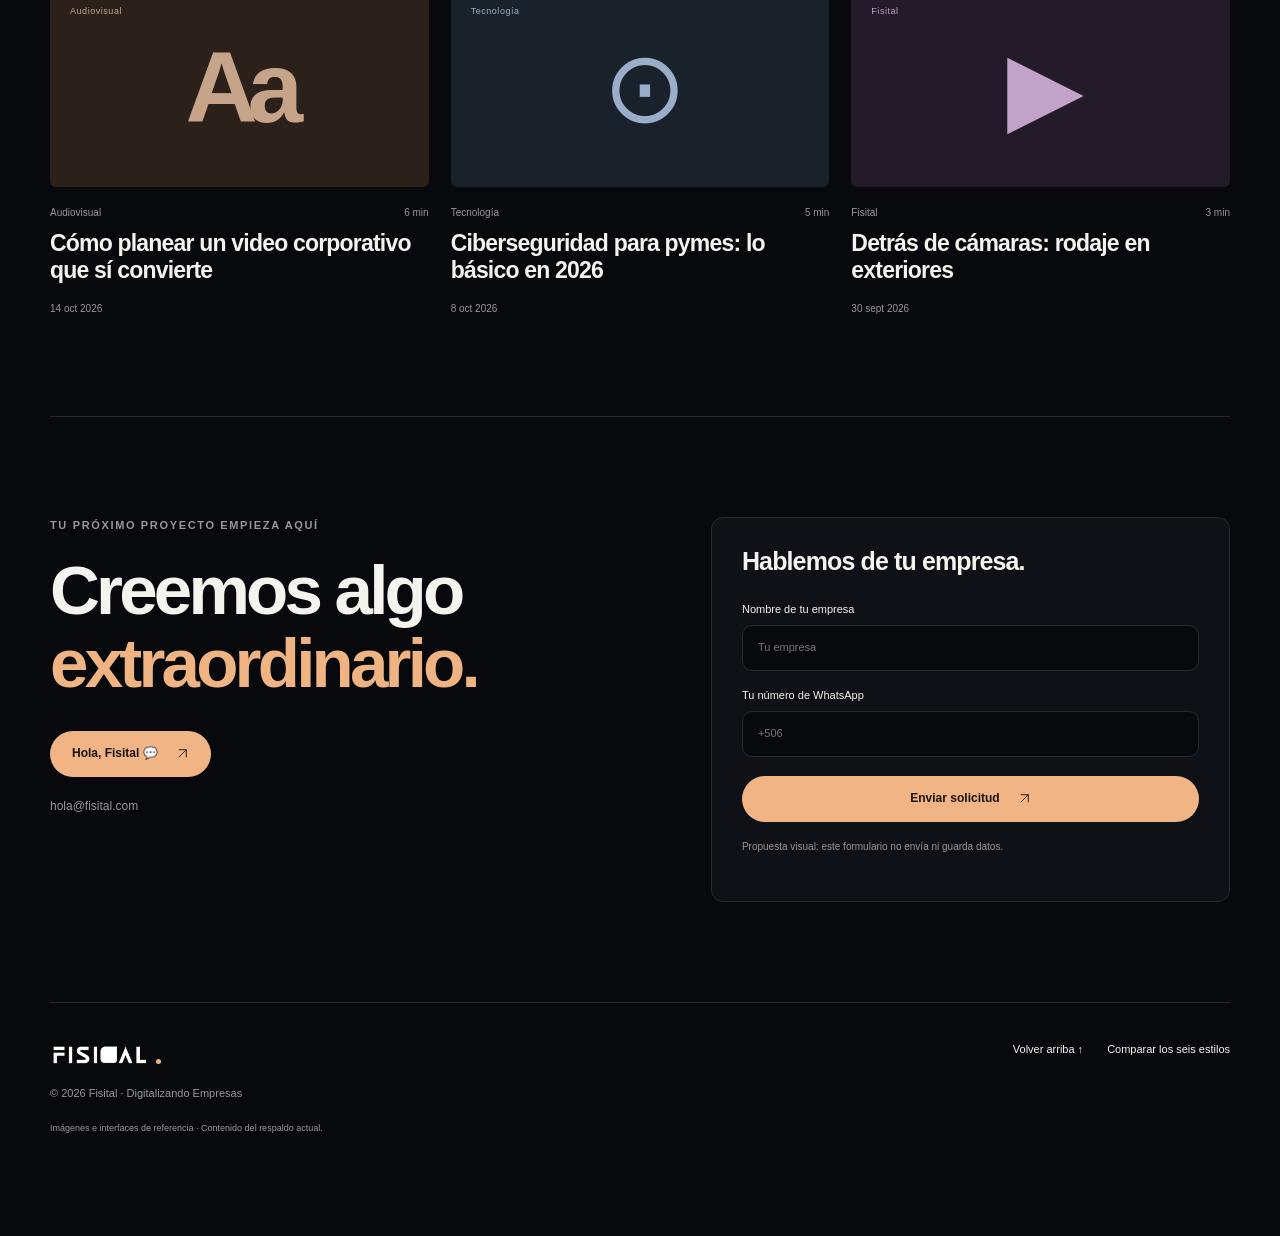
<file: propuestas-fisital/03-cinema.html>
<!doctype html>
<html lang="es"><head><meta charset="utf-8"><meta name="viewport" content="width=device-width,initial-scale=1"><meta name="robots" content="noindex,nofollow"><meta name="description" content="Propuesta visual 03: Cinema. Contenido actual de Fisital, con imágenes de referencia."><title>03 · Cinema — Fisital</title><link rel="stylesheet" href="assets/base.css"><link rel="stylesheet" href="assets/estilos.css"></head>
<body data-style="03"><div id="app"></div><noscript>Activa JavaScript para explorar esta propuesta visual de Fisital.</noscript><script src="assets/contenido.js"></script><script src="assets/propuestas.js"></script></body></html>
</file>
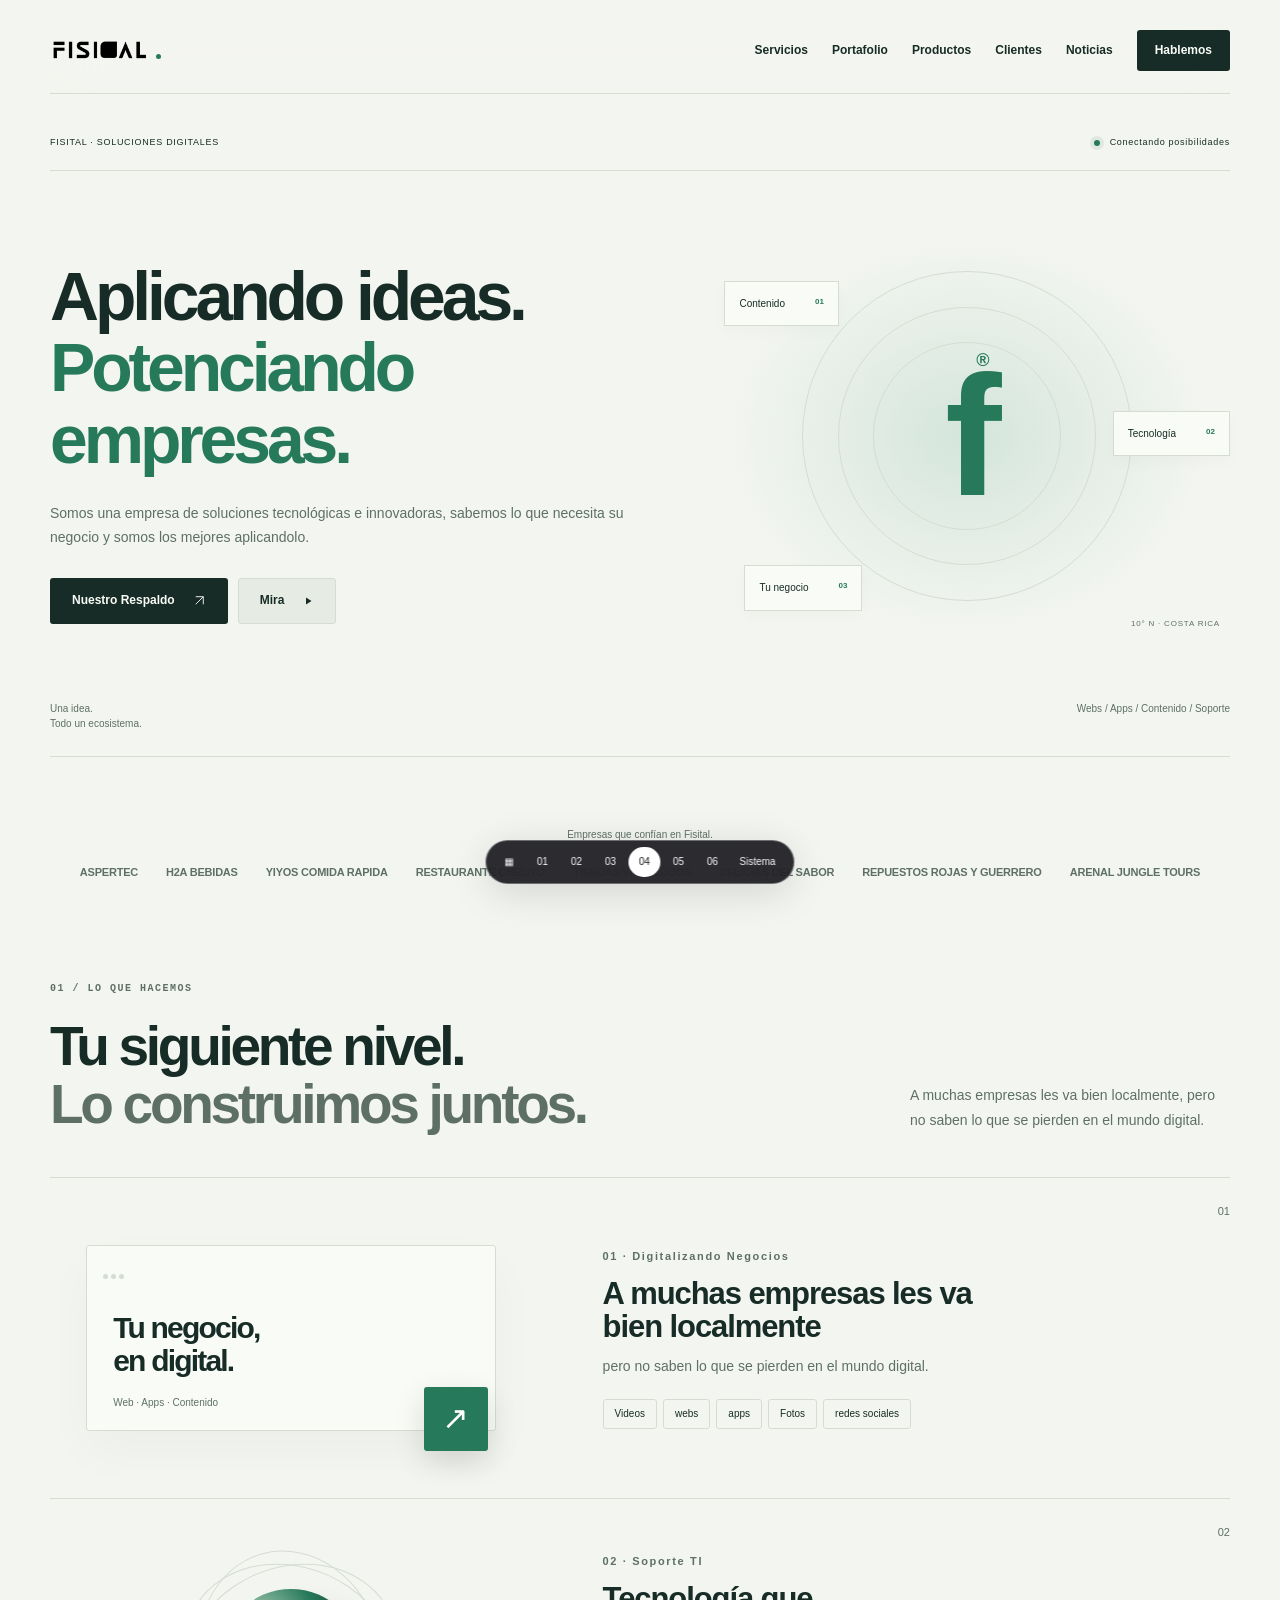
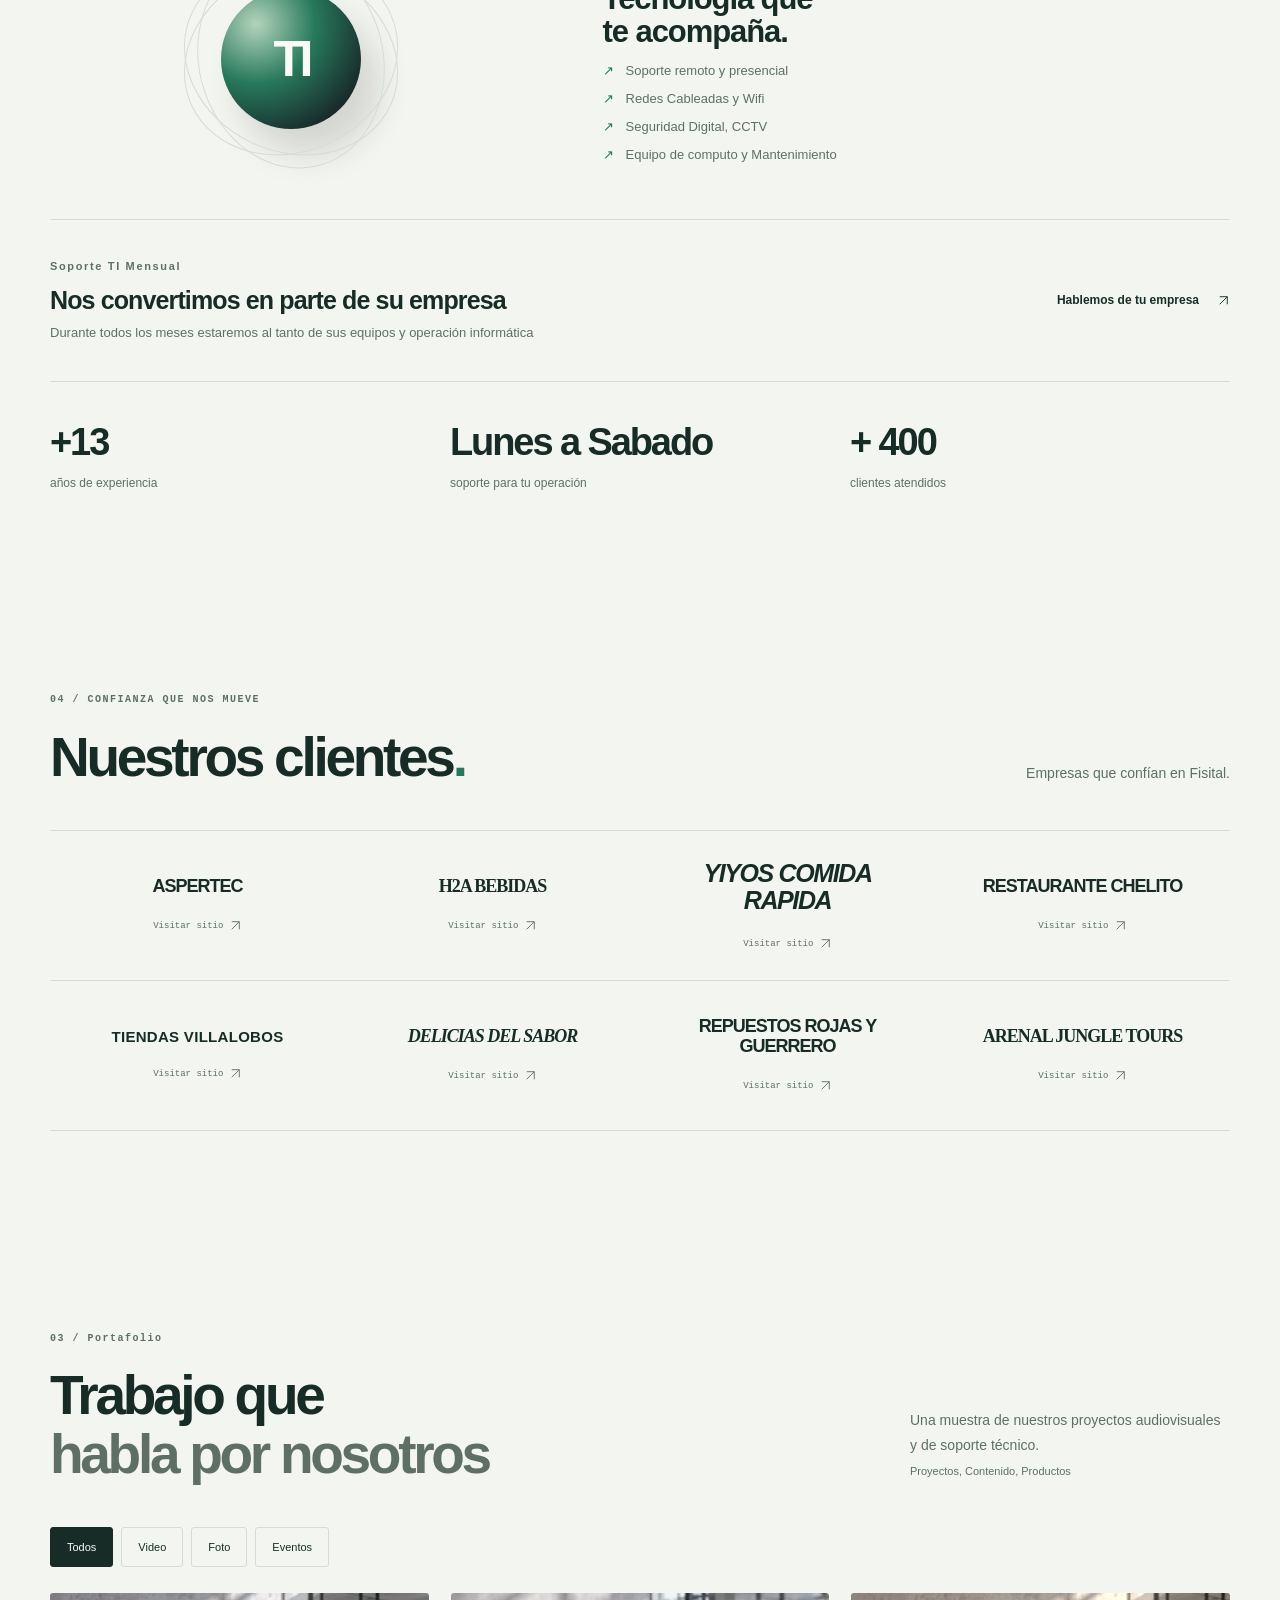
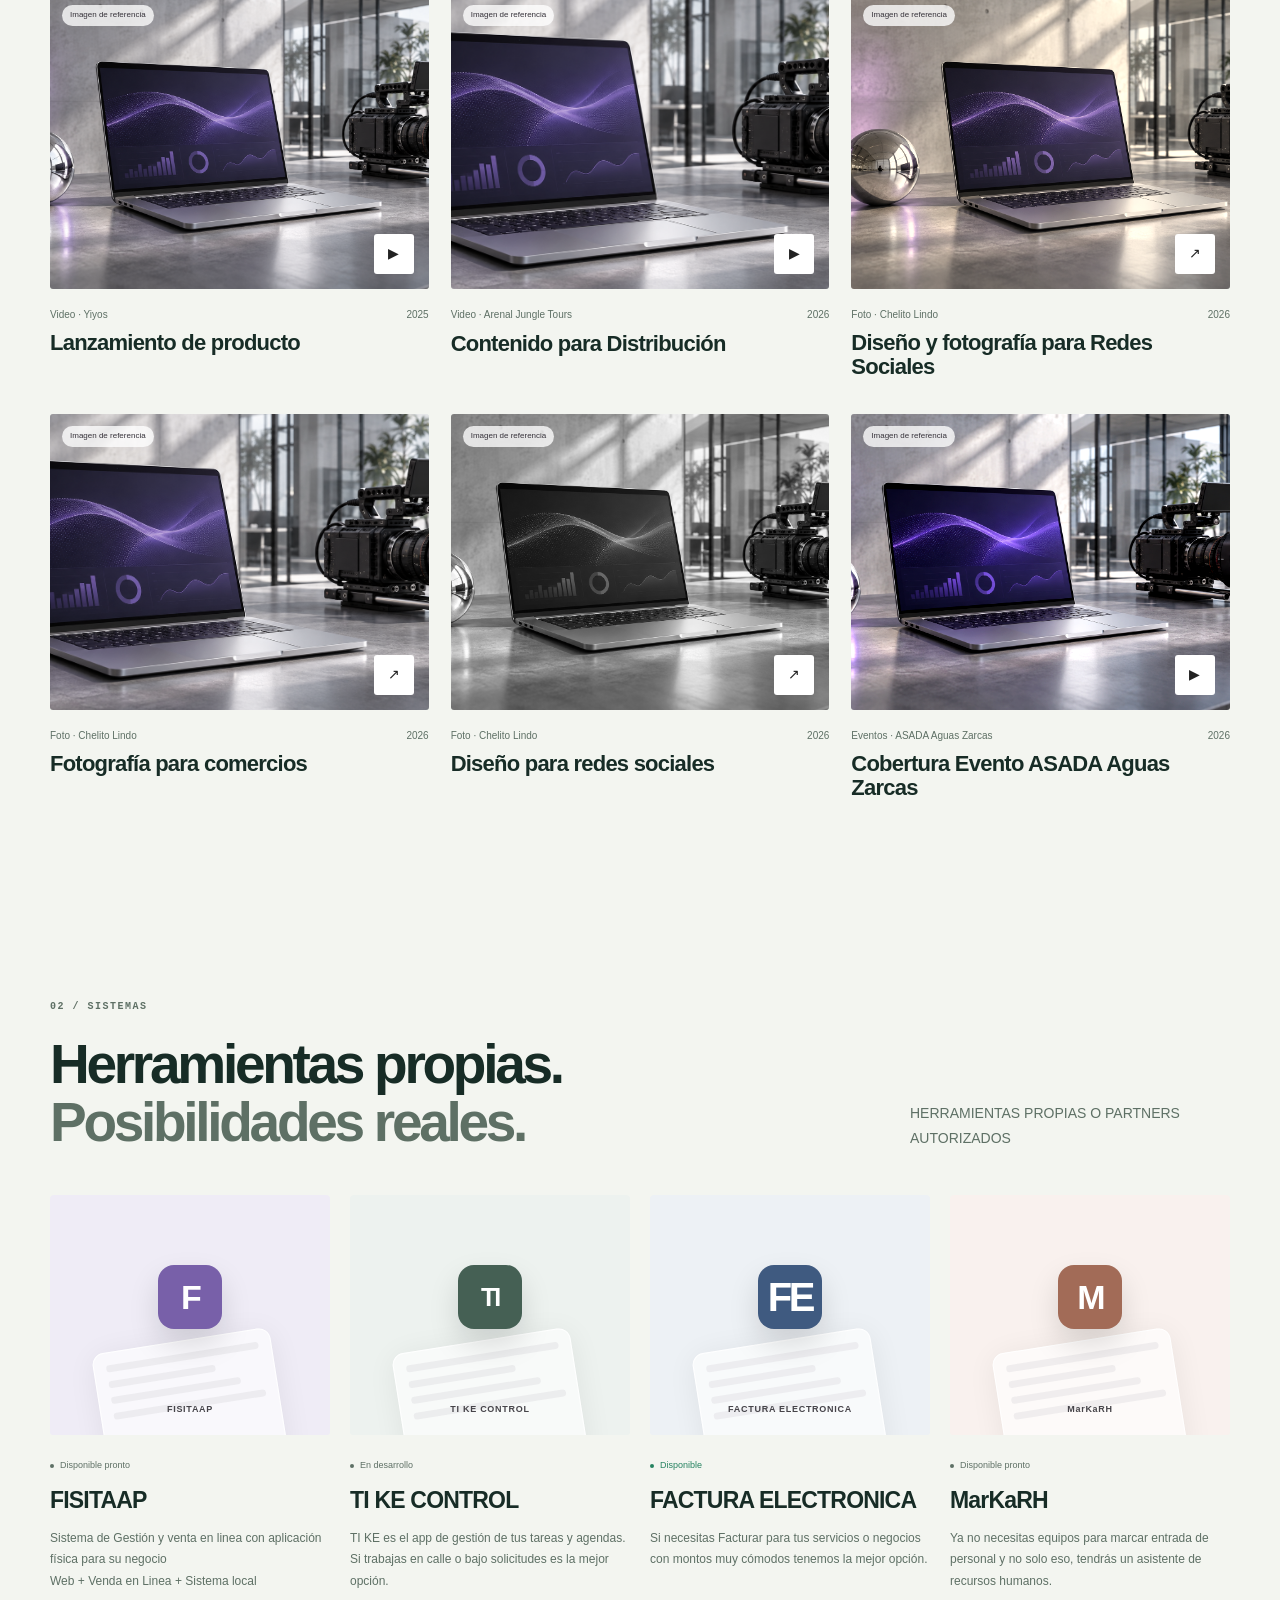
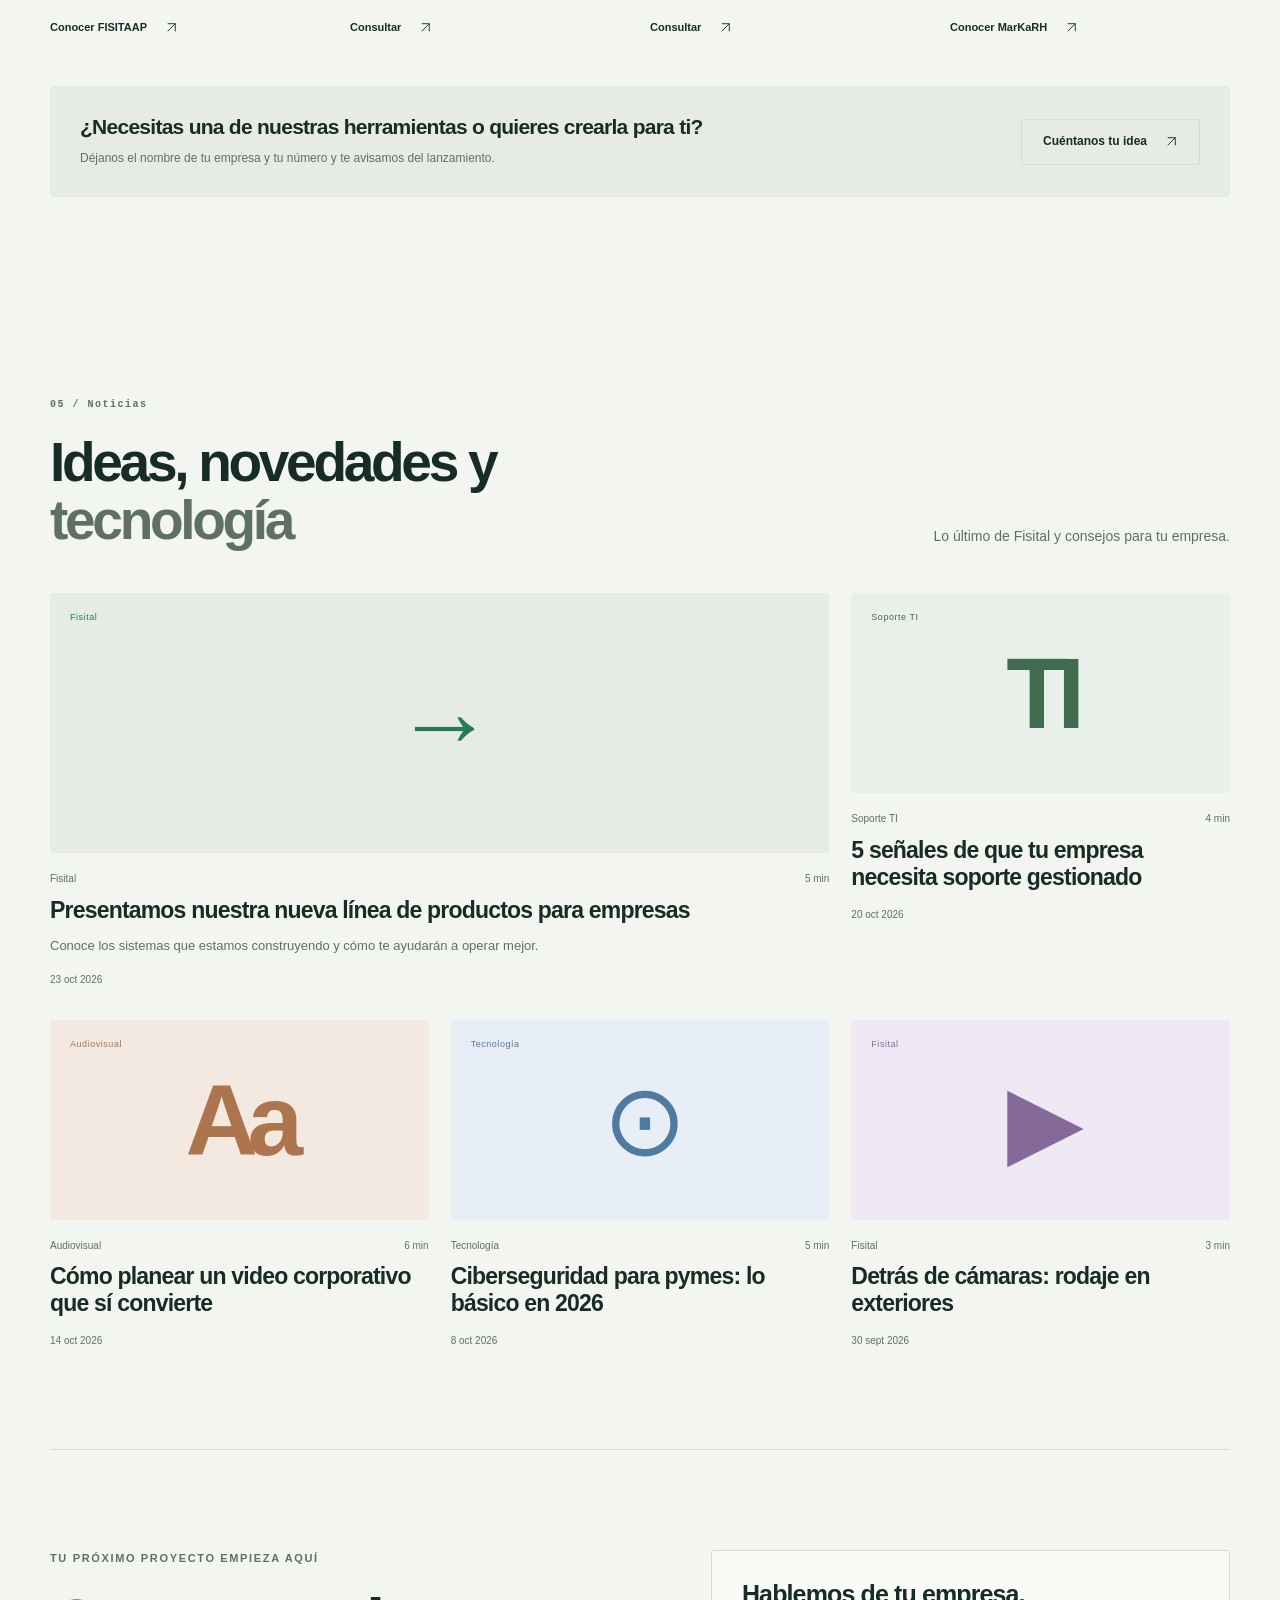
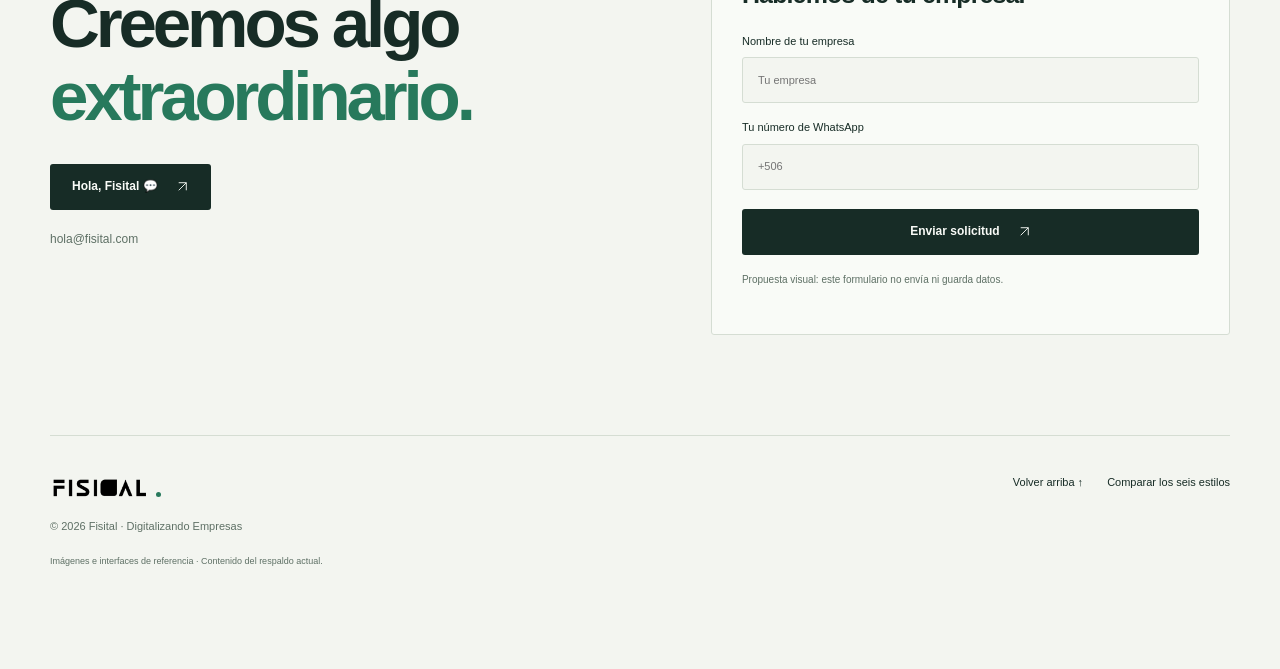
<file: propuestas-fisital/04-sistema.html>
<!doctype html>
<html lang="es"><head><meta charset="utf-8"><meta name="viewport" content="width=device-width,initial-scale=1"><meta name="robots" content="noindex,nofollow"><meta name="description" content="Propuesta visual 04: Sistema. Contenido actual de Fisital, con imágenes de referencia."><title>04 · Sistema — Fisital</title><link rel="stylesheet" href="assets/base.css"><link rel="stylesheet" href="assets/estilos.css"></head>
<body data-style="04"><div id="app"></div><noscript>Activa JavaScript para explorar esta propuesta visual de Fisital.</noscript><script src="assets/contenido.js"></script><script src="assets/propuestas.js"></script></body></html>
</file>
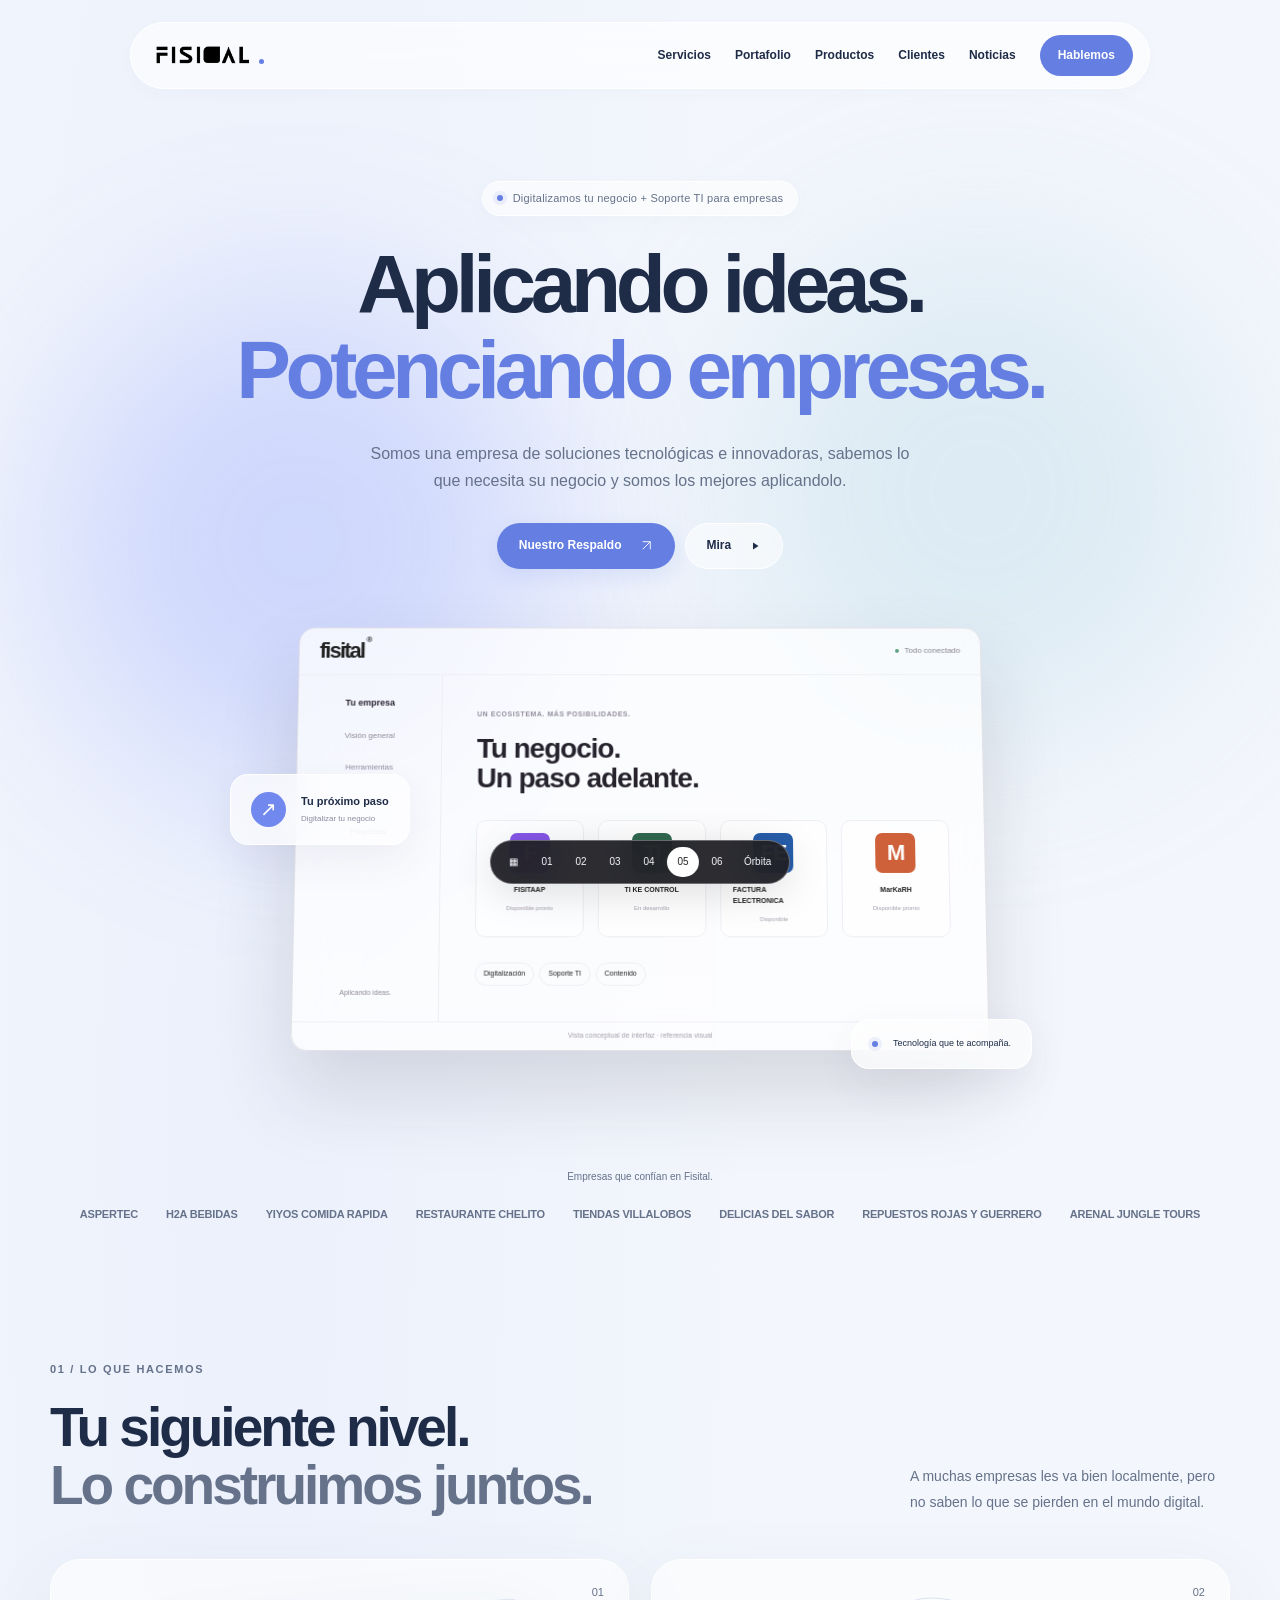
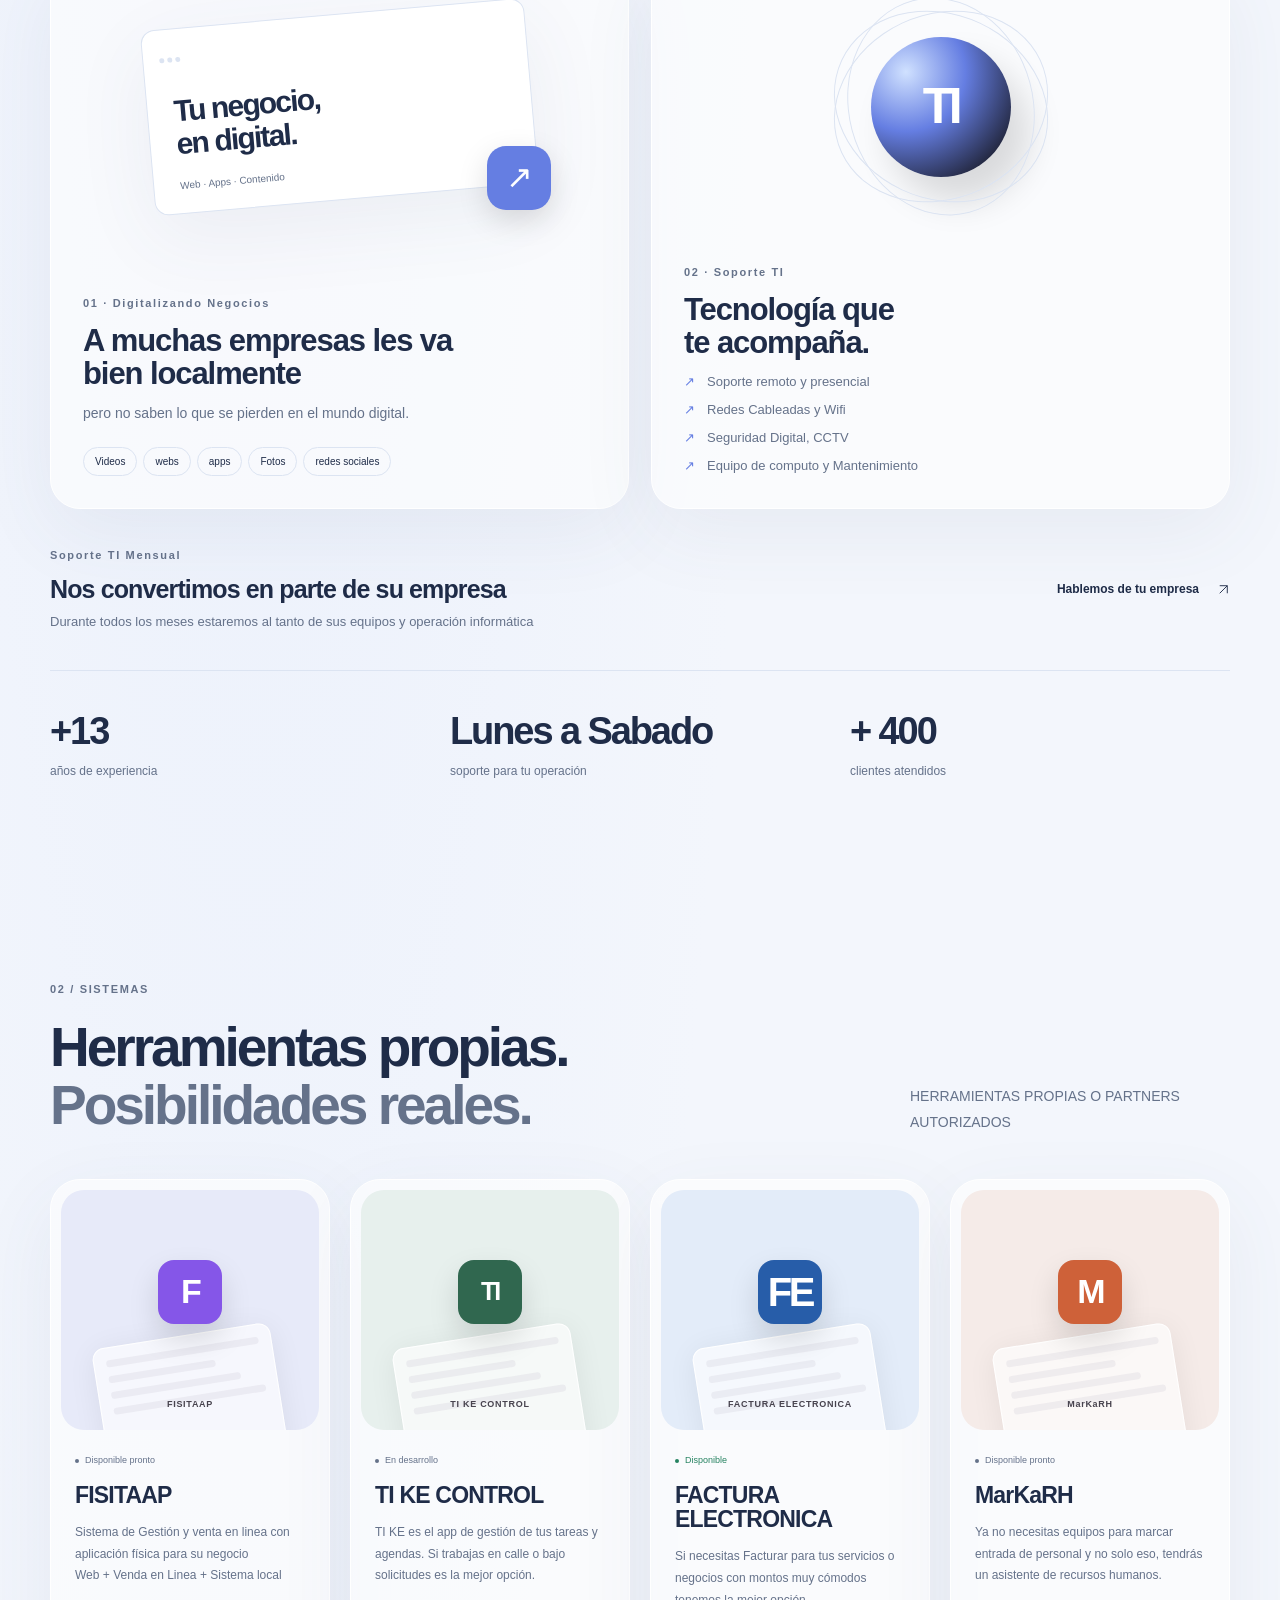
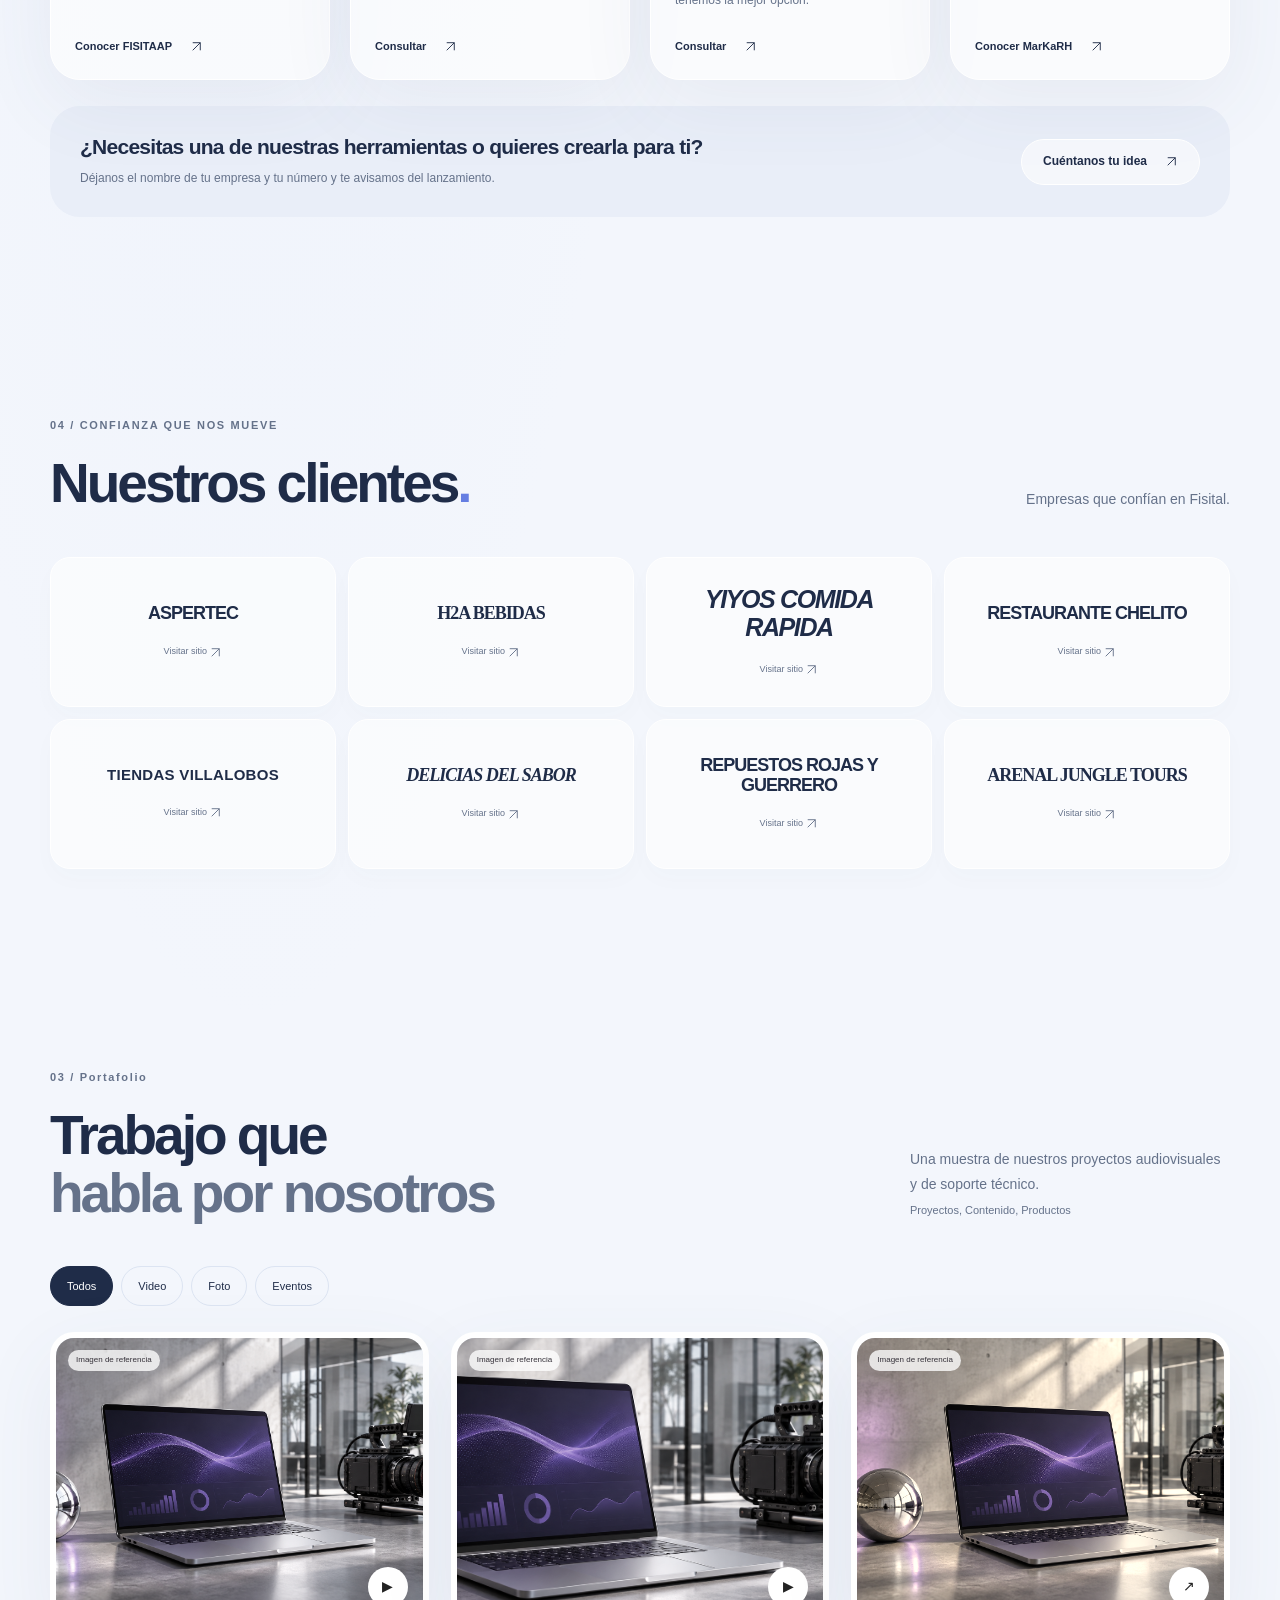
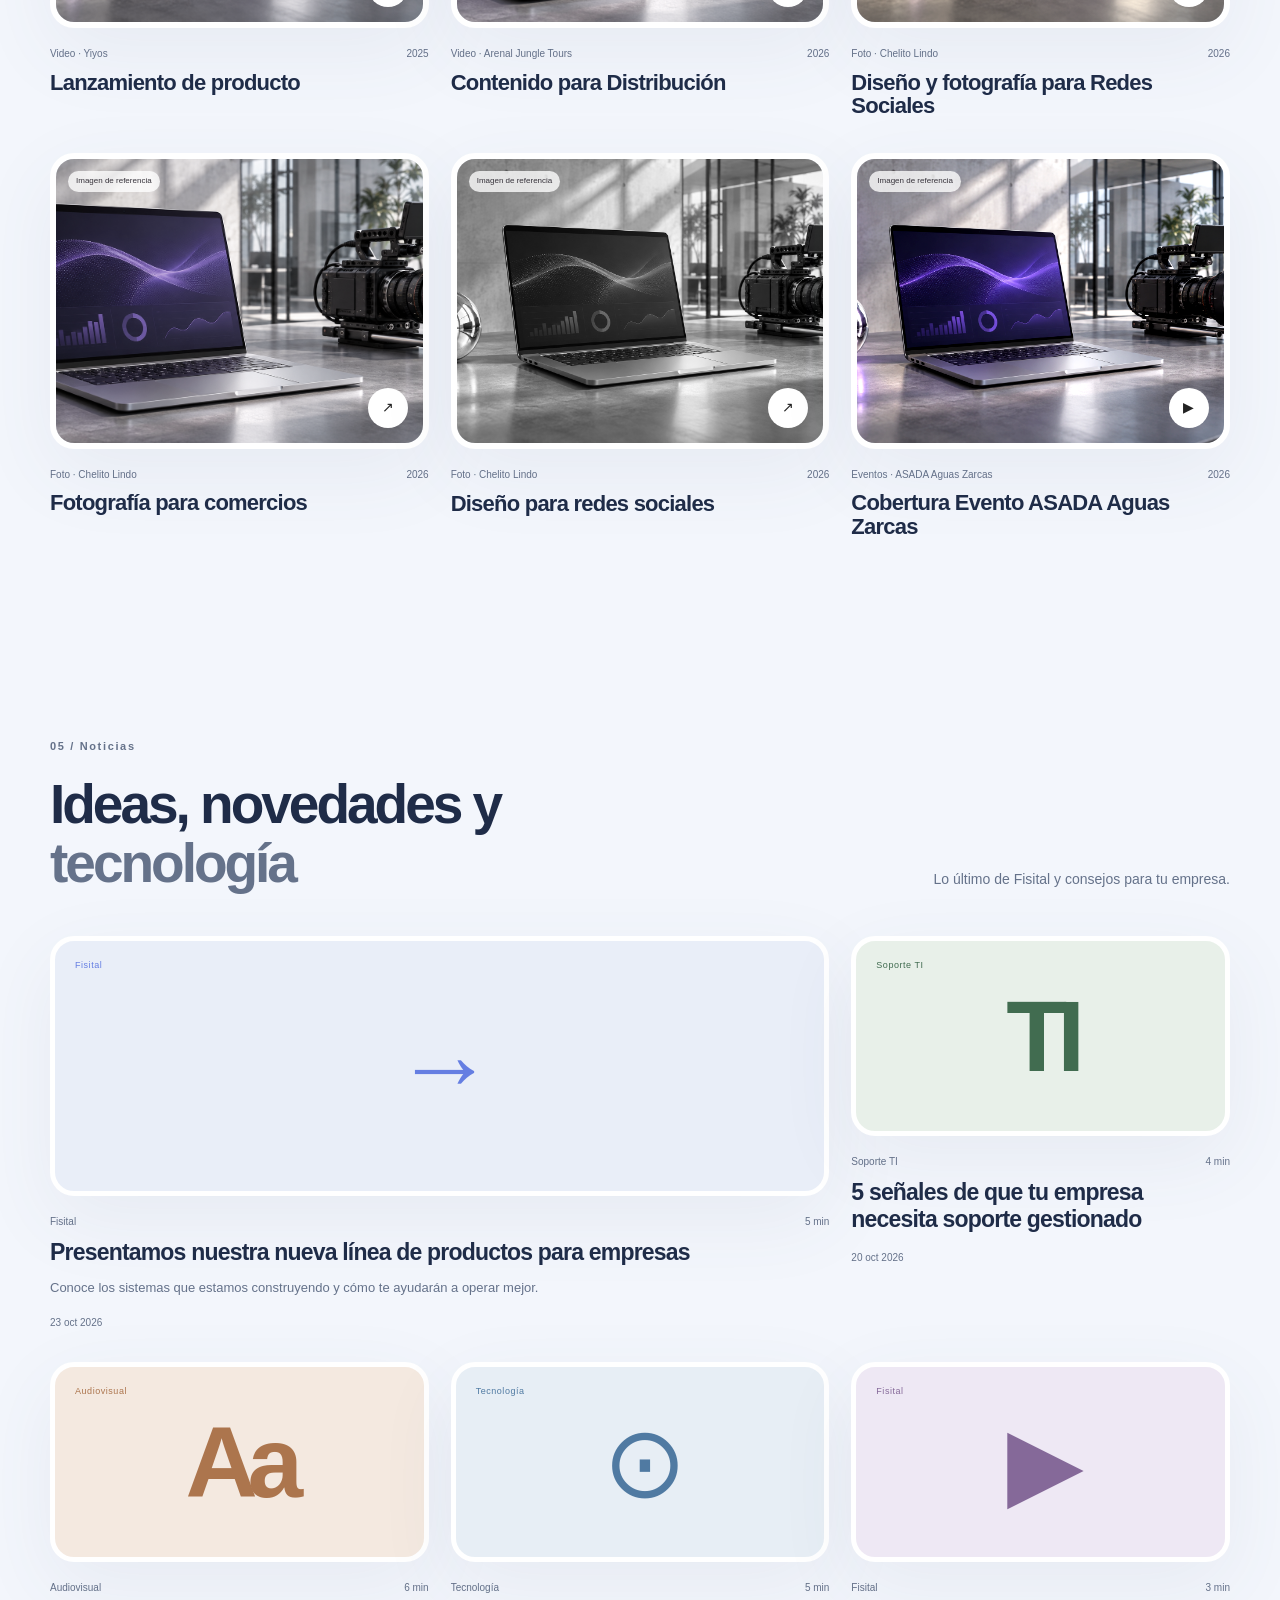
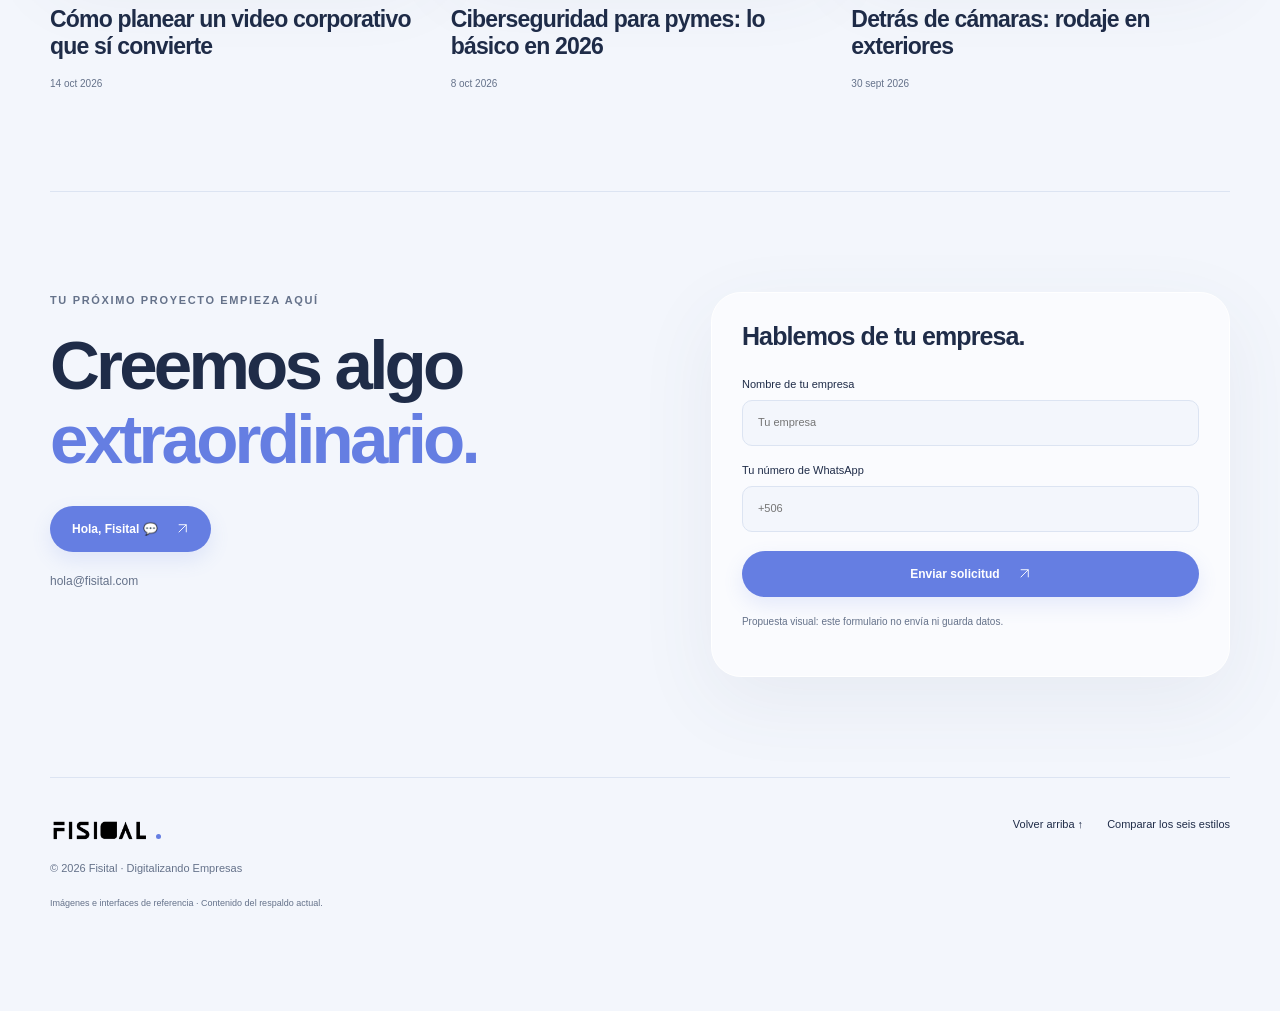
<file: propuestas-fisital/05-orbita.html>
<!doctype html>
<html lang="es"><head><meta charset="utf-8"><meta name="viewport" content="width=device-width,initial-scale=1"><meta name="robots" content="noindex,nofollow"><meta name="description" content="Propuesta visual 05: Órbita. Contenido actual de Fisital, con imágenes de referencia."><title>05 · Órbita — Fisital</title><link rel="stylesheet" href="assets/base.css"><link rel="stylesheet" href="assets/estilos.css"></head>
<body data-style="05"><div id="app"></div><noscript>Activa JavaScript para explorar esta propuesta visual de Fisital.</noscript><script src="assets/contenido.js"></script><script src="assets/propuestas.js"></script></body></html>
</file>
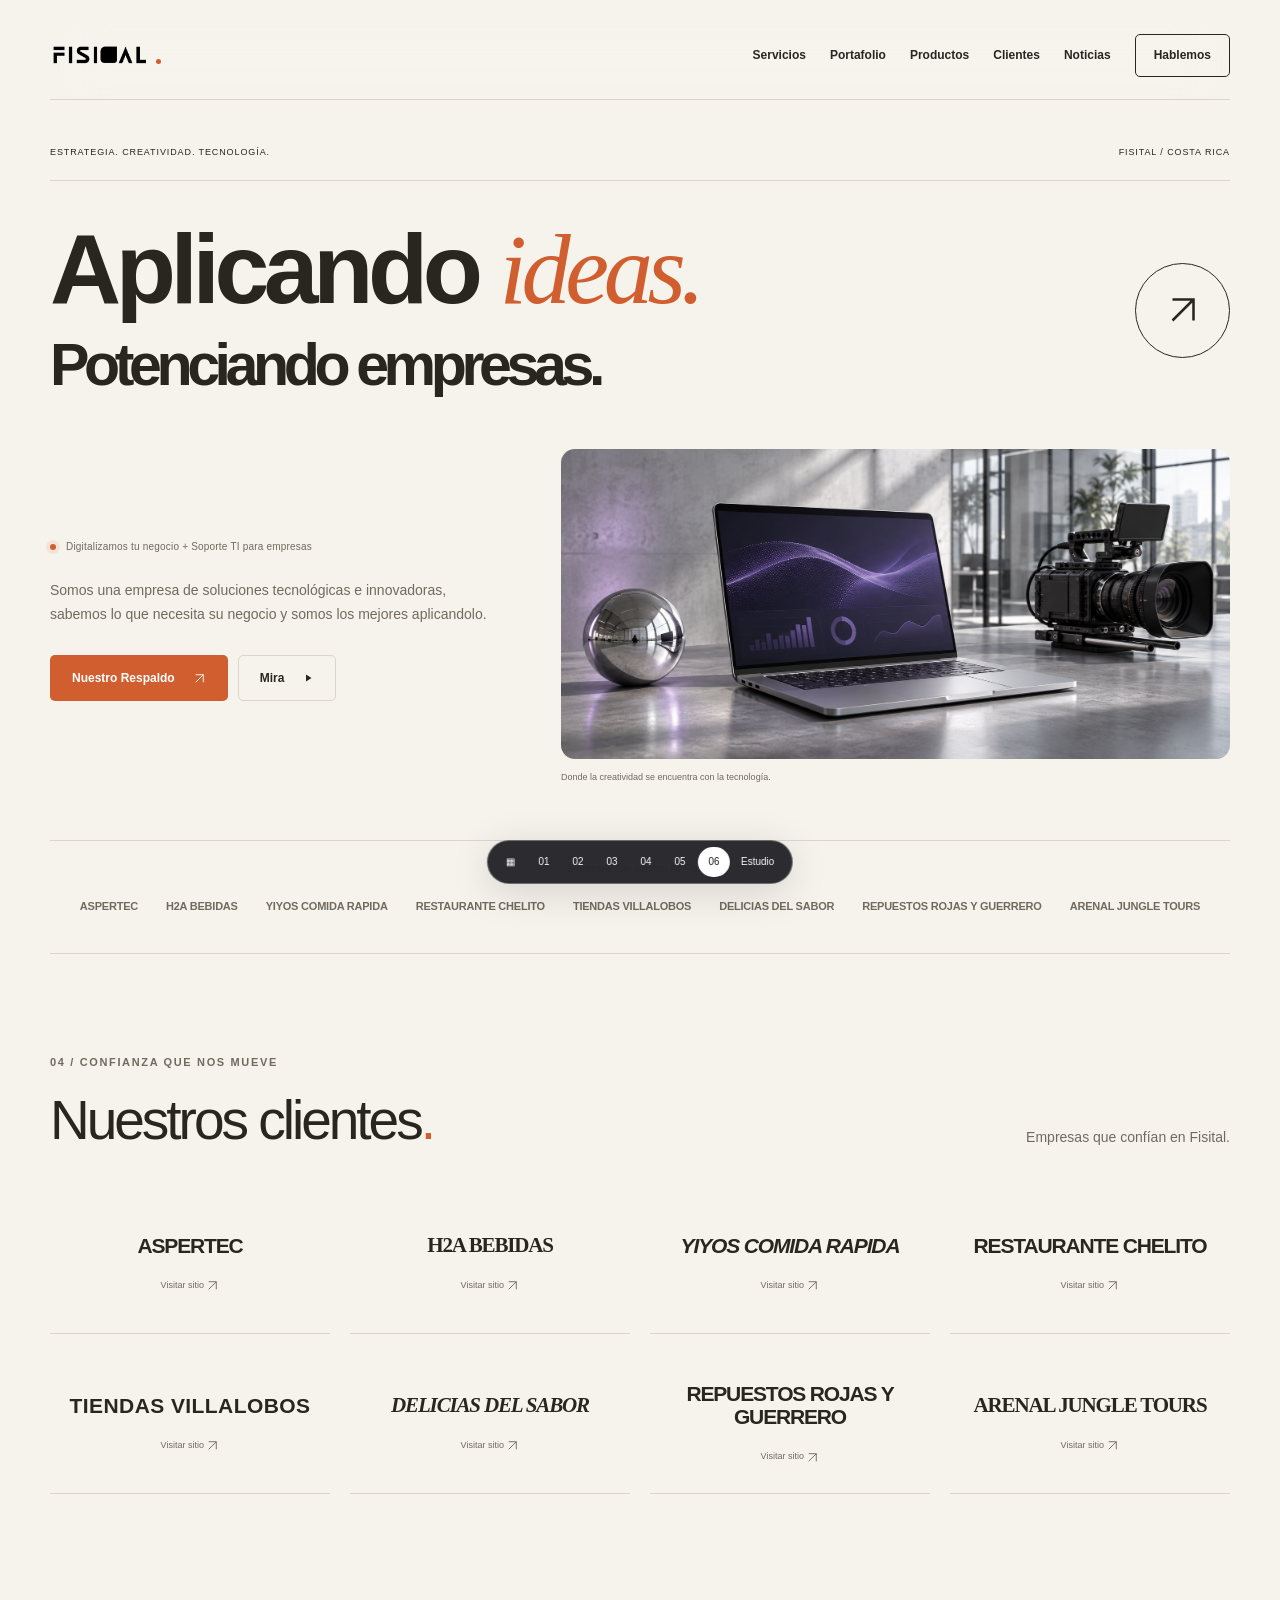
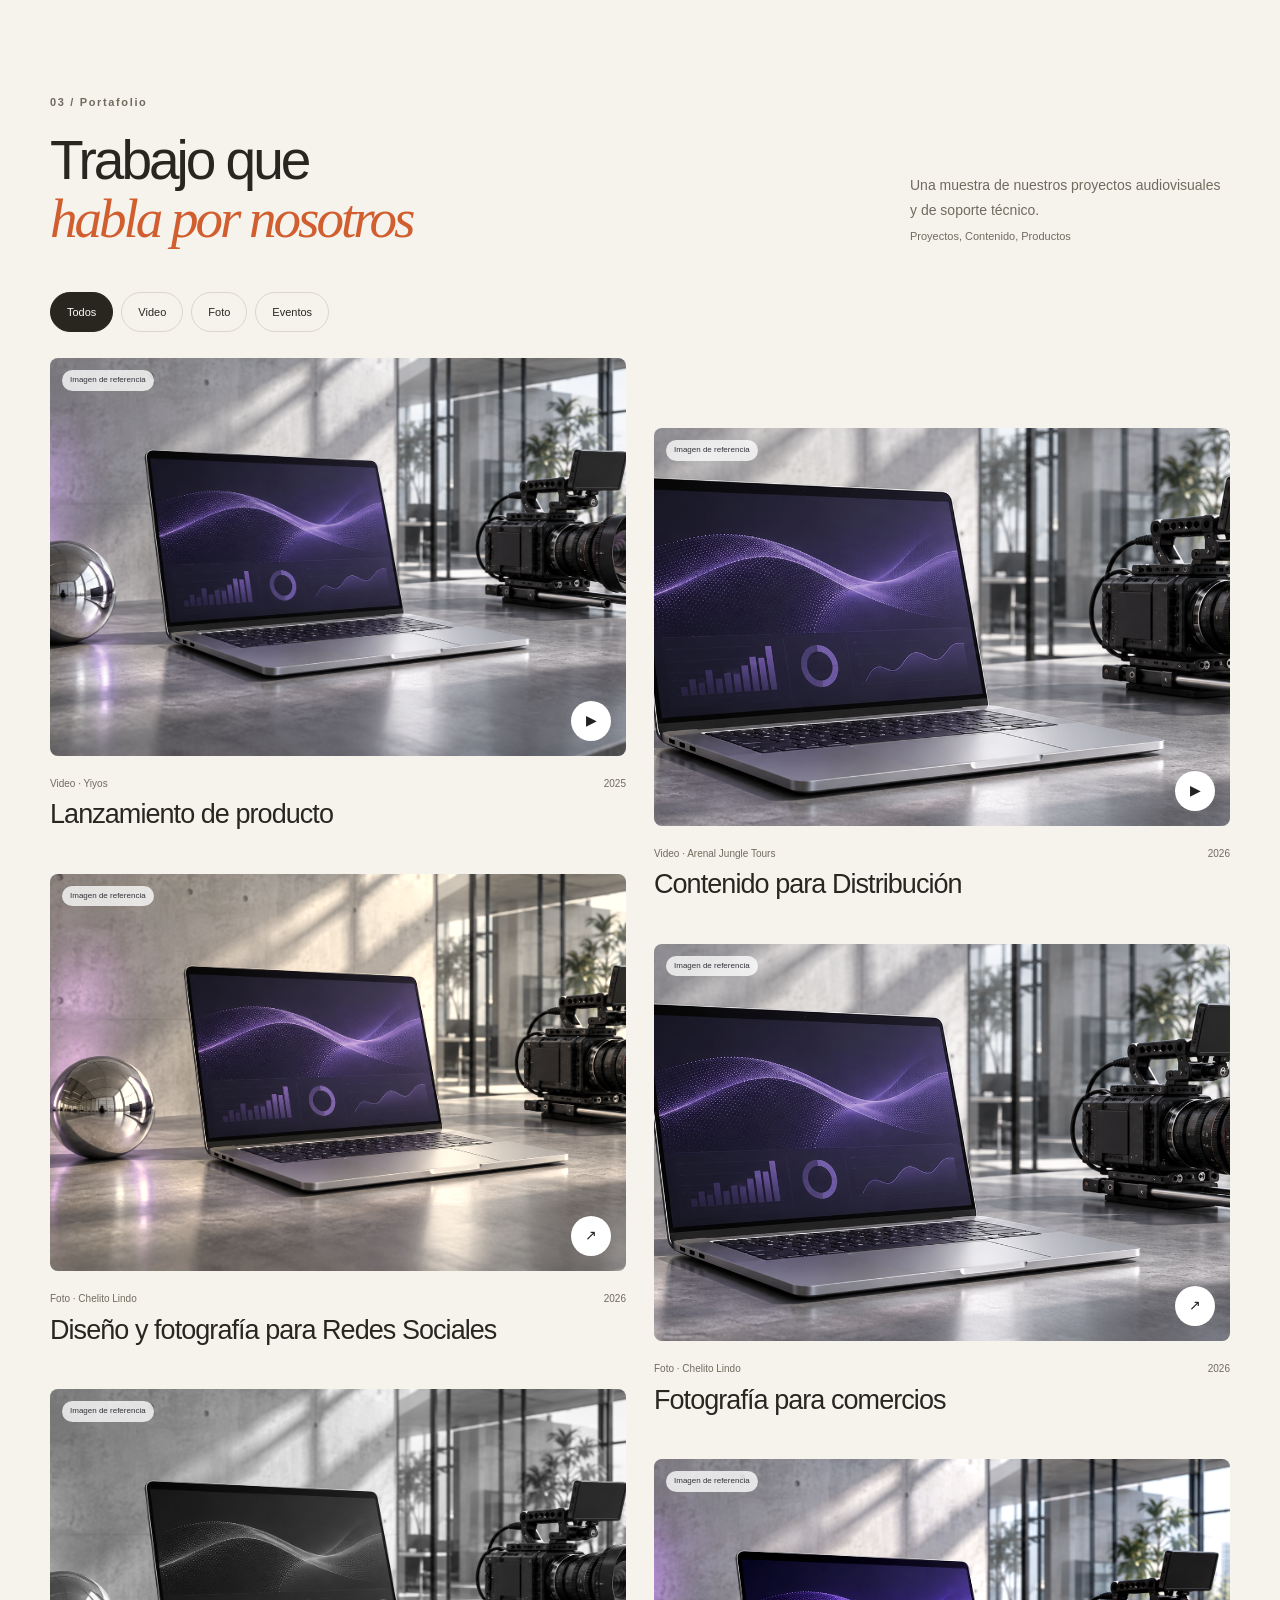
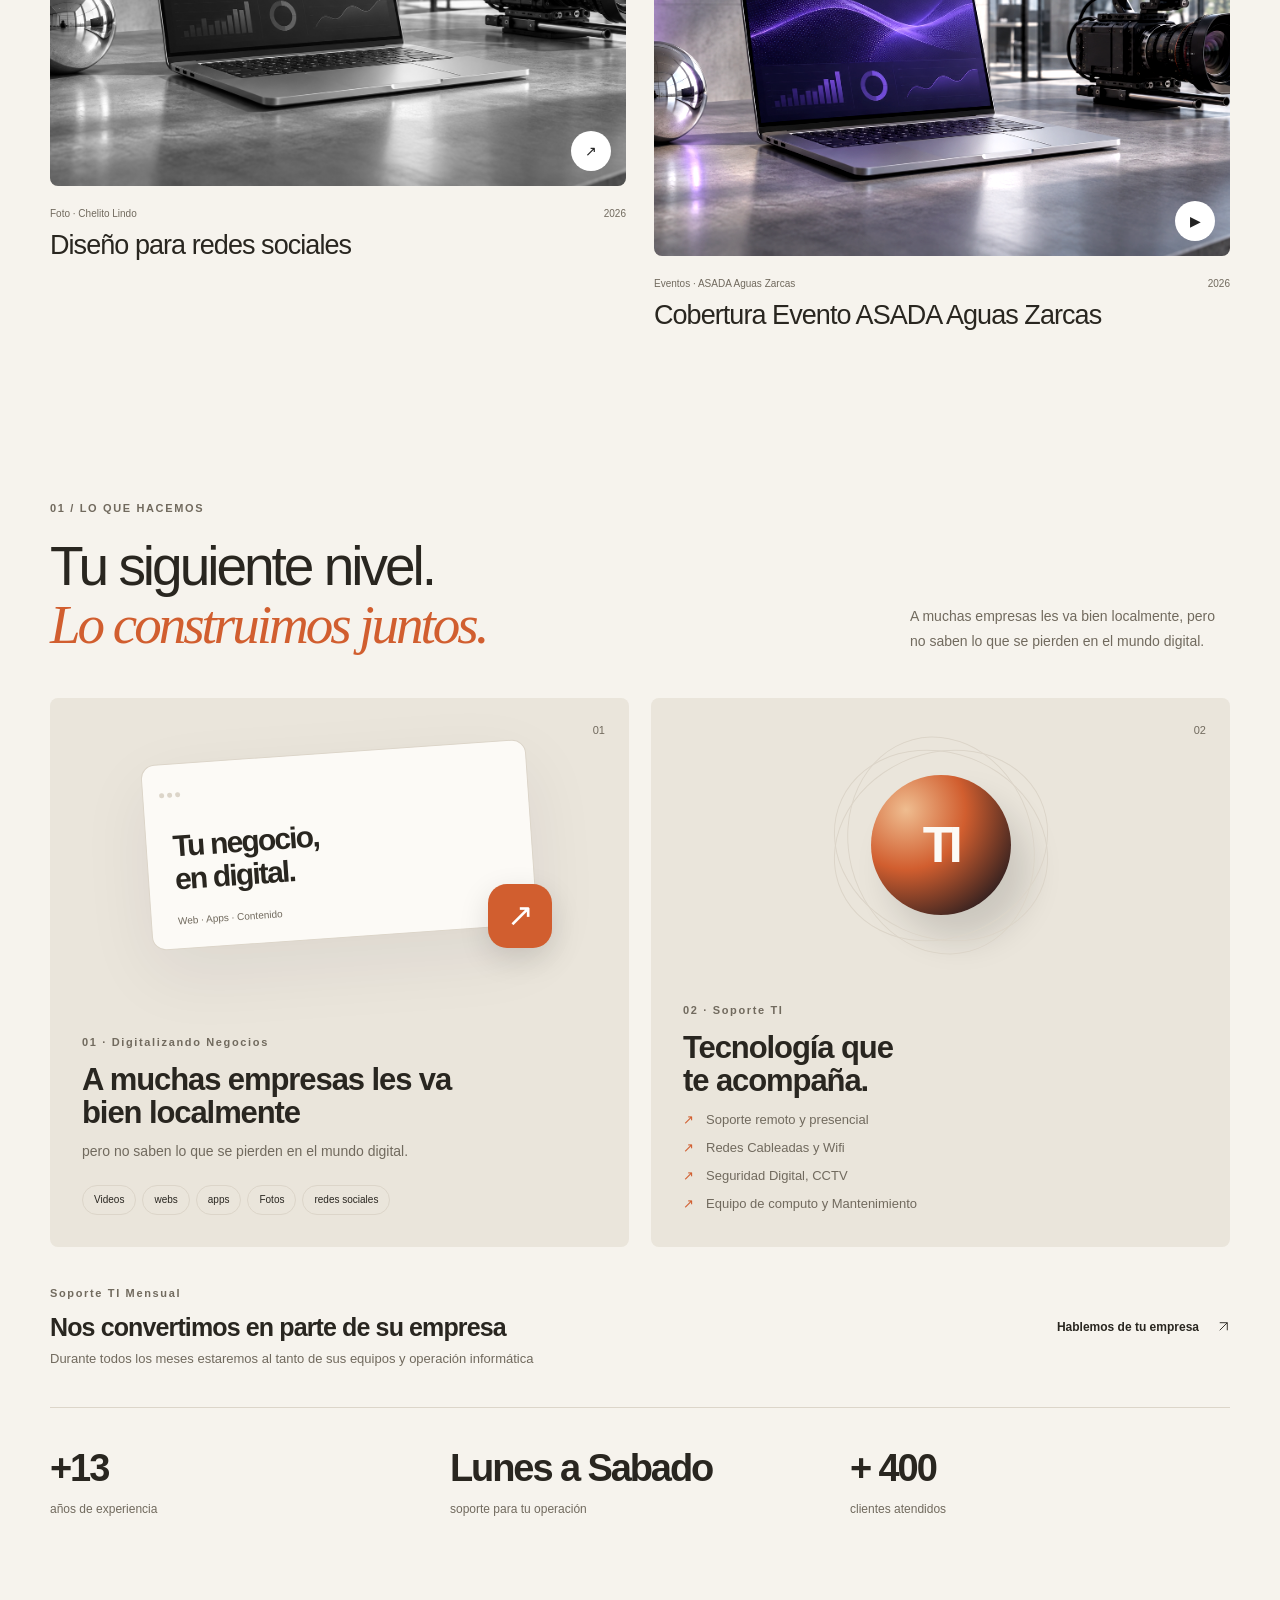
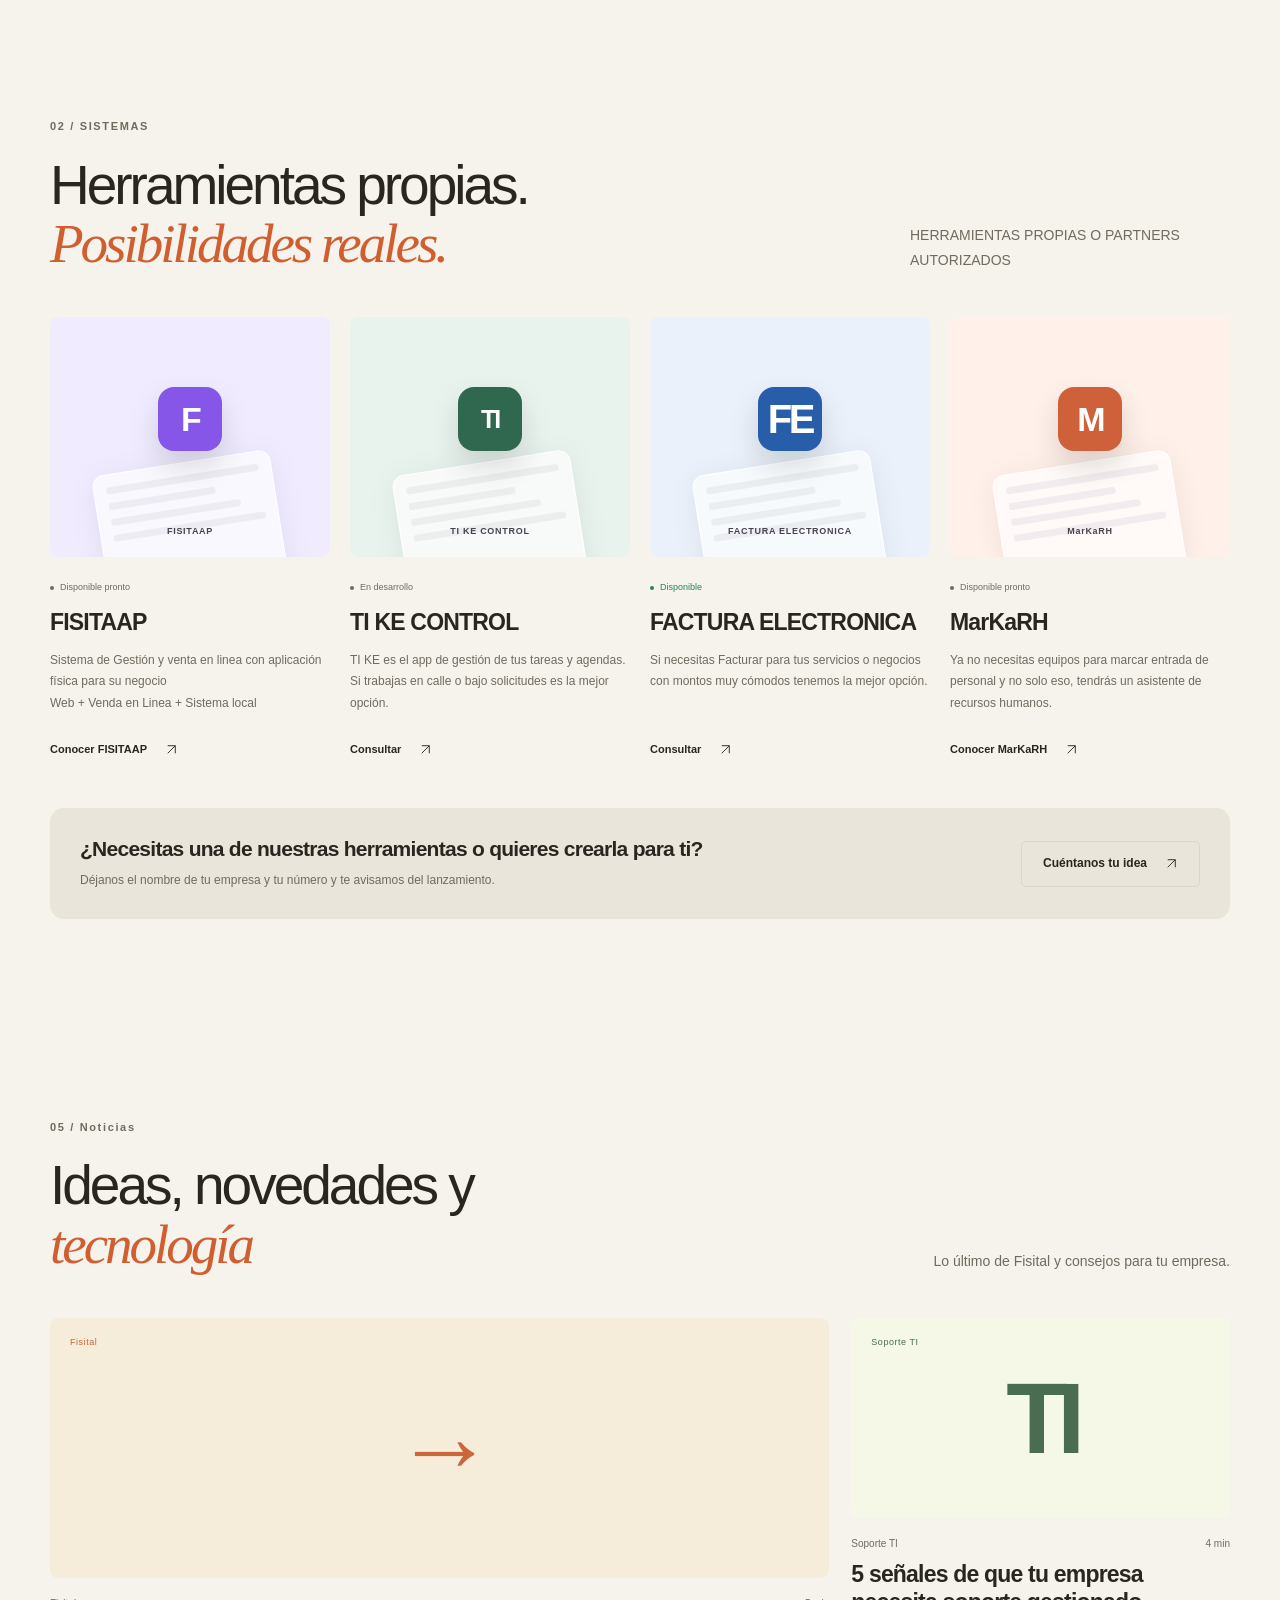
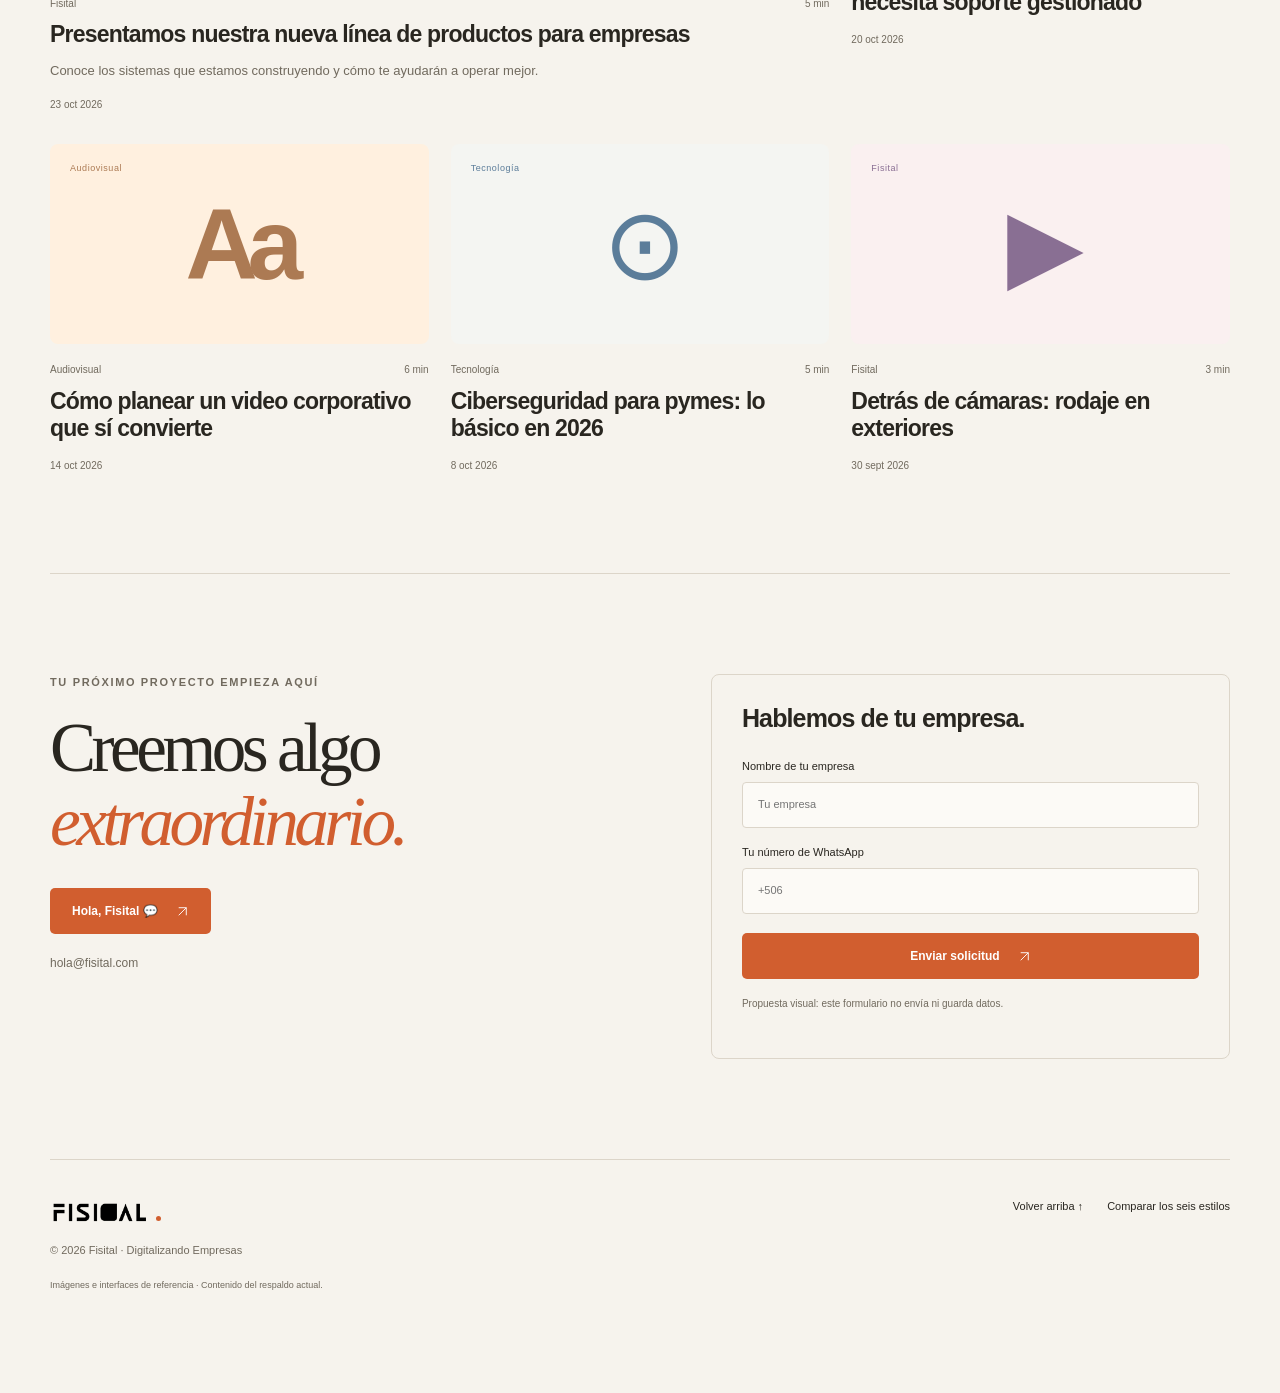
<file: propuestas-fisital/06-estudio.html>
<!doctype html>
<html lang="es"><head><meta charset="utf-8"><meta name="viewport" content="width=device-width,initial-scale=1"><meta name="robots" content="noindex,nofollow"><meta name="description" content="Propuesta visual 06: Estudio. Contenido actual de Fisital, con imágenes de referencia."><title>06 · Estudio — Fisital</title><link rel="stylesheet" href="assets/base.css"><link rel="stylesheet" href="assets/estilos.css"></head>
<body data-style="06"><div id="app"></div><noscript>Activa JavaScript para explorar esta propuesta visual de Fisital.</noscript><script src="assets/contenido.js"></script><script src="assets/propuestas.js"></script></body></html>
</file>
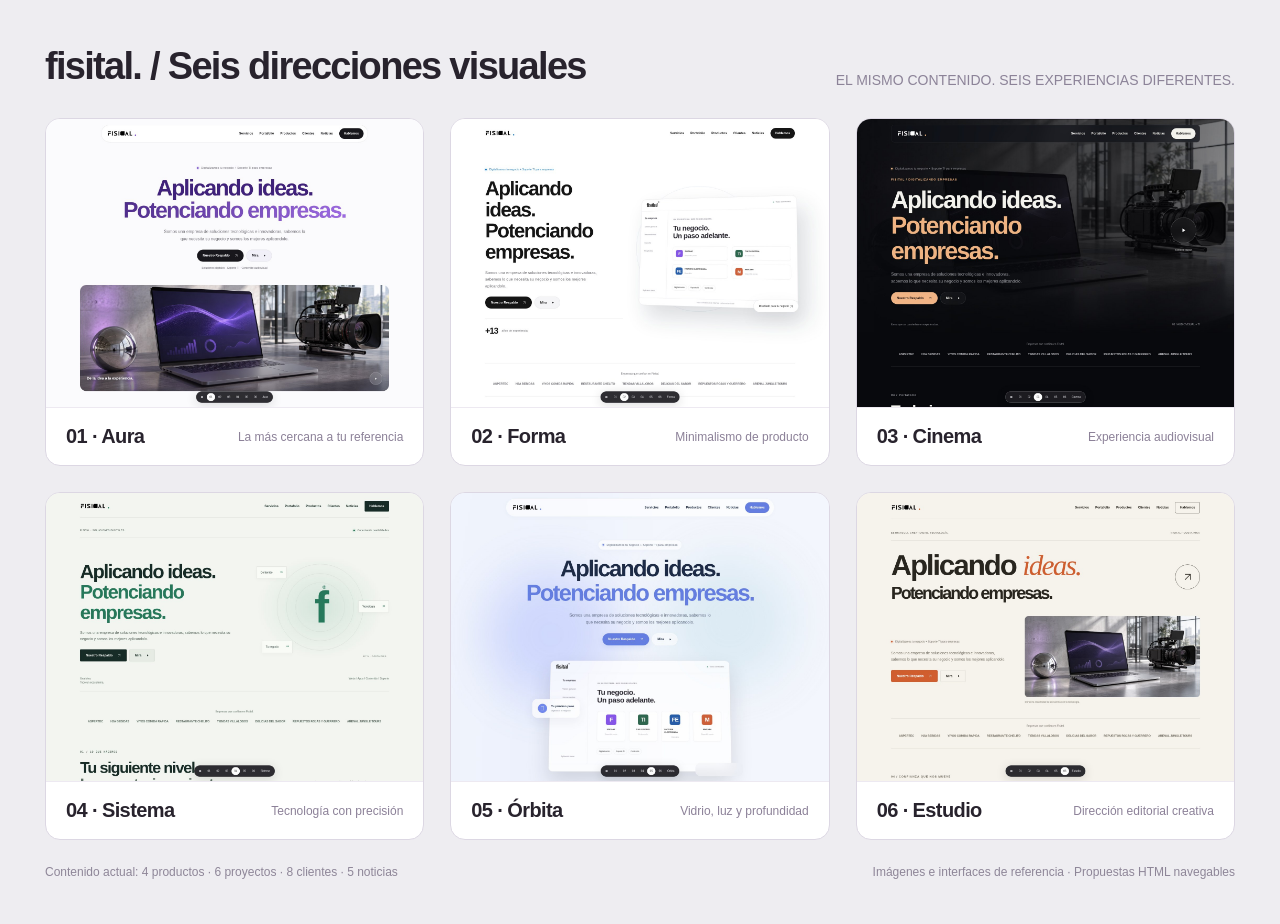
<file: propuestas-fisital/comparativa.html>
<!doctype html><html lang="es"><head><meta charset="utf-8"><meta name="viewport" content="width=device-width,initial-scale=1"><title>Seis direcciones visuales — Fisital</title><style>*{box-sizing:border-box}body{margin:0;background:#eeedf1;color:#28232d;font-family:-apple-system,BlinkMacSystemFont,"Segoe UI",sans-serif}.wrap{max-width:2160px;margin:auto;padding:45px}.header{display:flex;align-items:end;justify-content:space-between;padding-bottom:30px}.header strong{font-size:38px;letter-spacing:-1.7px}.header span{font-size:14px;color:#8c8398}.grid{display:grid;grid-template-columns:repeat(3,minmax(0,1fr));gap:26px}.tile{background:#fff;border:1px solid #dcd7e3;border-radius:15px;overflow:hidden;color:inherit;text-decoration:none}.tile img{width:100%;height:auto;display:block}.caption{display:flex;justify-content:space-between;align-items:center;gap:15px;padding:17px 20px;border-top:1px solid #ede9f1}.caption strong{font-size:20px;letter-spacing:-.6px}.caption span{font-size:12px;color:#8c8198}.footer{font-size:12px;color:#8e8698;margin-top:25px;display:flex;justify-content:space-between}@media(max-width:900px){.wrap{padding:20px}.grid{grid-template-columns:repeat(2,minmax(0,1fr));gap:15px}.header strong{font-size:26px}.header span{font-size:10px}.caption{padding:12px;display:block}.caption strong{font-size:16px}.caption span{display:block;font-size:10px}.footer{font-size:9px}}@media(max-width:520px){.grid{grid-template-columns:1fr}.header{display:block}.header span{display:block;margin-top:10px}}</style></head><body><div class="wrap"><header class="header"><strong>fisital. / Seis direcciones visuales</strong><span>EL MISMO CONTENIDO. SEIS EXPERIENCIAS DIFERENTES.</span></header><div class="grid"><a class="tile" href="01-aura.html"><img src="vistas-previas/01-aura.jpg" alt="Aura"><div class="caption"><strong>01 · Aura</strong><span>La más cercana a tu referencia</span></div></a><a class="tile" href="02-forma.html"><img src="vistas-previas/02-forma.jpg" alt="Forma"><div class="caption"><strong>02 · Forma</strong><span>Minimalismo de producto</span></div></a><a class="tile" href="03-cinema.html"><img src="vistas-previas/03-cinema.jpg" alt="Cinema"><div class="caption"><strong>03 · Cinema</strong><span>Experiencia audiovisual</span></div></a><a class="tile" href="04-sistema.html"><img src="vistas-previas/04-sistema.jpg" alt="Sistema"><div class="caption"><strong>04 · Sistema</strong><span>Tecnología con precisión</span></div></a><a class="tile" href="05-orbita.html"><img src="vistas-previas/05-orbita.jpg" alt="Órbita"><div class="caption"><strong>05 · Órbita</strong><span>Vidrio, luz y profundidad</span></div></a><a class="tile" href="06-estudio.html"><img src="vistas-previas/06-estudio.jpg" alt="Estudio"><div class="caption"><strong>06 · Estudio</strong><span>Dirección editorial creativa</span></div></a></div><footer class="footer"><span>Contenido actual: 4 productos · 6 proyectos · 8 clientes · 5 noticias</span><span>Imágenes e interfaces de referencia · Propuestas HTML navegables</span></footer></div></body></html>
</file>
<file: propuestas-fisital/assets/base.css>
:root{--bg:#fafafa;--surface:#fff;--soft:#f1f0f5;--ink:#18171c;--muted:#73717a;--line:#dedde3;--accent:#7650e8;--accent2:#c0a5ff;--radius:26px;--max:1180px;--shadow:0 24px 70px #26173c12;color-scheme:light;font-family:Inter,-apple-system,BlinkMacSystemFont,"Segoe UI",sans-serif;font-synthesis:none}*{box-sizing:border-box}html{scroll-behavior:smooth;scroll-padding-top:100px}body{margin:0;background:var(--bg);color:var(--ink);font-size:16px;line-height:1.55;-webkit-font-smoothing:antialiased}button,input,a{-webkit-tap-highlight-color:transparent}button,input{font:inherit}button,a{touch-action:manipulation}button{cursor:pointer}a{color:inherit;text-decoration:none}button{color:inherit}img{max-width:100%;display:block}button:focus-visible,a:focus-visible,input:focus-visible{outline:3px solid var(--accent);outline-offset:5px}h1,h2,h3,p,figure{margin:0}h1,h2,h3{line-height:1.06;letter-spacing:-.055em}h1{font-size:clamp(46px,6.4vw,88px);font-weight:720}h1>span{display:block}h2{font-size:clamp(34px,4.3vw,60px);font-weight:650}h3{font-size:25px;font-weight:650;letter-spacing:-.035em}p{color:var(--muted)}[hidden]{display:none!important}.accent{color:var(--accent)}.muted{color:var(--muted)}.kicker,.tiny-label{font-size:11px;letter-spacing:.15em;font-weight:650;display:block}.kicker{color:var(--muted);margin-bottom:20px}.tiny-label{color:var(--accent)}.live-dot{display:inline-block;width:6px;height:6px;background:var(--accent);border-radius:100%;flex-shrink:0;box-shadow:0 0 0 4px color-mix(in srgb,var(--accent) 10%,transparent)}.site-header{position:relative;z-index:20;padding:22px 24px}.navigation{max-width:1020px;margin:auto;display:flex;align-items:center;justify-content:space-between;gap:28px;padding:12px 16px 12px 22px;border:1px solid color-mix(in srgb,var(--line) 80%,transparent);border-radius:100px;background:color-mix(in srgb,var(--surface) 87%,transparent);backdrop-filter:blur(24px)}.brand{display:flex;align-items:center;gap:4px;flex-shrink:0}.brand img{width:102px;height:29px;object-fit:contain;filter:brightness(0)}.brand-dot{width:5px;height:5px;background:var(--accent);border-radius:50%;align-self:flex-end;margin-bottom:6px}.nav-links{display:flex;align-items:center;gap:24px;font-size:12px;font-weight:550}.nav-links>a{white-space:nowrap}.nav-links>a:hover{color:var(--accent)}.nav-cta{background:var(--ink);color:var(--surface);padding:11px 18px;border-radius:100px}.nav-links>.nav-cta:hover{background:var(--accent);color:white}.menu{display:none;border:0;background:transparent;padding:8px;align-items:center;gap:10px;min-height:44px}.hero{max-width:var(--max);margin:0 auto;position:relative}.hero-center{text-align:center;padding-top:62px}.eyebrow{display:inline-flex;align-items:center;gap:10px;font-size:11px;color:var(--muted);font-weight:500;letter-spacing:.02em;margin-bottom:25px}.hero-description{max-width:620px;font-size:16px;line-height:1.7;margin-top:26px}.hero-center .hero-description{margin-left:auto;margin-right:auto;max-width:540px}.hero-actions{display:flex;align-items:center;gap:10px;margin-top:28px}.hero-center .hero-actions{justify-content:center}.button{display:inline-flex;align-items:center;justify-content:center;gap:18px;border-radius:100px;padding:13px 21px;min-height:46px;font-size:12px;font-weight:600;letter-spacing:0;border:1px solid transparent;line-height:1.4}.button.primary{background:var(--ink);color:var(--surface)}.button.primary:hover{background:var(--accent);color:white;transform:translateY(-1px)}.button.secondary{background:var(--soft);border-color:var(--line);color:var(--ink)}.button.secondary:hover{border-color:var(--accent)}.hero-mini{font-size:10px;color:var(--muted);margin-top:16px}.hero-showcase{height:440px;position:relative;overflow:hidden;border-radius:var(--radius);margin-top:58px;background:var(--soft)}.hero-photo{width:100%;height:100%;object-fit:cover;object-position:center 57%}.showcase-label{position:absolute;bottom:24px;left:26px;right:26px;display:flex;justify-content:space-between;align-items:center;color:#fff;font-weight:550;font-size:14px;text-shadow:0 2px 12px #0006}.showcase-label button{border:1px solid #fff6;background:#fff2;backdrop-filter:blur(16px);color:#fff;border-radius:50%;width:48px;height:48px}.trust-strip{max-width:var(--max);margin:0 auto;padding:30px 0 38px;border-bottom:1px solid var(--line);display:grid;gap:22px;text-align:center}.trust-strip>span{font-size:10px;color:var(--muted)}.trust-strip>div{display:flex;justify-content:center;flex-wrap:wrap;gap:18px 28px}.trust-strip>div>span{font-size:11px;font-weight:750;color:var(--muted);letter-spacing:-.02em}.section{max-width:var(--max);margin:auto;padding:100px 0;scroll-margin-top:35px}.section-heading{display:flex;align-items:flex-end;justify-content:space-between;gap:48px;margin-bottom:44px}.section-heading>p{max-width:320px;font-size:14px;line-height:1.8}.section-heading>p small{font-size:11px}.services-grid{display:grid;grid-template-columns:1fr 1fr;gap:22px}.service-card{border-radius:var(--radius);background:var(--soft);padding:32px;position:relative;overflow:hidden;display:flex;flex-direction:column;justify-content:space-between;gap:42px;min-height:530px}.service-number{position:absolute;right:24px;top:24px;font-size:11px;color:var(--muted)}.service-card h3{max-width:370px;margin-bottom:12px;font-size:31px}.service-card p{font-size:14px}.service-card .kicker{margin-bottom:13px}.service-art{position:relative;height:230px;display:grid;place-items:center}.art-window{background:var(--surface);border:1px solid var(--line);box-shadow:var(--shadow);border-radius:14px;width:75%;padding:16px;transform:rotate(-5deg);display:block}.art-window>i{display:inline-block;width:5px;height:5px;border-radius:50%;background:var(--line);margin-right:3px}.art-window>b{display:block;font-size:30px;line-height:1.1;letter-spacing:-.06em;padding:24px 10px 12px}.art-window>span{font-size:10px;color:var(--muted);padding:10px}.art-cursor{position:absolute;bottom:12px;right:45px;width:64px;height:64px;border-radius:19px;display:grid;place-items:center;background:var(--accent);color:white;font-size:32px;box-shadow:0 10px 30px #0002}.support-orb{height:230px;display:grid;place-items:center;position:relative}.support-orb>span{display:grid;place-items:center;width:140px;height:140px;border-radius:50%;color:var(--surface);font-size:50px;font-weight:700;letter-spacing:-.09em;background:radial-gradient(circle at 25% 25%,var(--accent2),var(--accent) 40%,#15151d 90%);box-shadow:18px 25px 35px #0002}.support-orb>i{position:absolute;border:1px solid var(--line);width:220px;height:185px;border-radius:50%;transform:rotate(-25deg)}.support-orb>i:nth-child(3){transform:rotate(25deg)}.support-orb>i:nth-child(4){transform:rotate(75deg)}.service-card ul{list-style:none;padding:0;margin:0;display:grid;gap:8px}.service-card li{font-size:13px;color:var(--muted);display:flex;gap:12px}.service-card li span{color:var(--accent)}.tags{display:flex;gap:6px;flex-wrap:wrap;margin-top:22px}.tags>span{font-size:10px;border:1px solid var(--line);border-radius:30px;padding:6px 11px}.monthly{display:flex;gap:30px;align-items:center;justify-content:space-between;padding:38px 0;border-bottom:1px solid var(--line)}.monthly h3{font-size:25px;margin-bottom:9px}.monthly p{max-width:620px;font-size:13px}.monthly .kicker{margin-bottom:12px}.text-link{font-size:12px;font-weight:600;display:inline-flex;align-items:center;gap:18px;white-space:nowrap}.text-link:hover{color:var(--accent)}.stats{display:grid;grid-template-columns:repeat(3,1fr);padding-top:38px;gap:20px}.stats>div{display:flex;flex-direction:column;gap:8px}.stats strong{font-size:38px;font-weight:600;letter-spacing:-.055em;line-height:1.2}.stats span{font-size:12px;color:var(--muted)}.product-grid{display:grid;grid-template-columns:repeat(4,minmax(0,1fr));gap:20px}.product-card{background:var(--surface);border:1px solid var(--line);border-radius:var(--radius);overflow:hidden;display:flex;flex-direction:column}.product-art{height:240px;position:relative;overflow:hidden;display:grid;place-items:center;background:#f0ebff}.product-art.art-1{background:#e9f3ee}.product-art.art-2{background:#eaf1fa}.product-art.art-3{background:#fff0e9}.product-symbol{height:64px;width:64px;border-radius:16px;display:grid;place-items:center;background:#8556e8;color:white;font-size:34px;font-weight:700;letter-spacing:-.08em;box-shadow:0 14px 30px #0002;z-index:1}.product-symbol.p1{background:#30674f;font-size:25px}.product-symbol.p2{background:#275da9;font-size:24px}.product-symbol.p3{background:#ce6139}.product-art>.product-symbol{transform:translateY(-18px)}.mini-interface{position:absolute;bottom:-35px;width:180px;height:130px;background:#ffffffa6;border:1px solid #fff;border-radius:12px;transform:rotate(-9deg);padding:12px;box-shadow:0 4px 30px #0001}.mini-interface div{height:7px;background:#bdbac733;border-radius:3px;margin-bottom:9px}.mini-interface div:nth-child(2){width:70%}.mini-interface div:nth-child(3){width:85%}.art-name{position:absolute;bottom:18px;font-size:9px;color:#47434e;letter-spacing:.08em;font-weight:650;z-index:2}.product-body{padding:24px;display:flex;flex:1;flex-direction:column;align-items:flex-start;gap:15px}.product-body h3{font-size:23px}.product-body p{font-size:12px;line-height:1.8;white-space:normal}.product-body>.text-link{margin-top:auto;padding-top:12px;font-size:11px}.status{font-size:9px;color:var(--muted);display:flex;align-items:center;gap:6px}.status:before{content:'';width:4px;height:4px;border-radius:50%;background:var(--muted)}.status.available{color:#258260}.status.available:before{background:#258260}.product-invitation{display:flex;justify-content:space-between;align-items:center;gap:30px;margin-top:26px;padding:30px;border-radius:var(--radius);background:var(--soft)}.product-invitation h3{font-size:21px;max-width:700px;margin-bottom:10px}.product-invitation p{font-size:12px}.filters{display:flex;gap:8px;margin-bottom:26px;flex-wrap:wrap}.filter{border:1px solid var(--line);background:transparent;font-size:11px;border-radius:30px;padding:9px 16px;min-height:40px}.filter.active{background:var(--ink);color:var(--surface);border-color:var(--ink)}.work-grid{display:grid;grid-template-columns:repeat(3,minmax(0,1fr));gap:36px 22px}.work-visual{border:0;display:block;aspect-ratio:1.28;width:100%;position:relative;overflow:hidden;background:var(--soft);border-radius:calc(var(--radius) - 6px);padding:0}.work-visual img{width:100%;height:100%;object-fit:cover;transition:transform .6s;filter:saturate(.6)}.work-visual:hover img{transform:scale(1.045);filter:saturate(1)}.visual-1 img{object-position:75% center;transform:scale(1.4)}.visual-2 img{object-position:20% center;filter:sepia(.35)}.visual-3 img{object-position:80% center;transform:scale(1.3)}.visual-4 img{filter:grayscale(1)}.visual-5 img{object-position:60% center;filter:contrast(1.15)}.work-reference{position:absolute;left:12px;top:12px;font-size:8px;background:#ffffffc7;color:#353139;border-radius:30px;padding:4px 8px}.work-open{position:absolute;right:15px;bottom:15px;width:40px;height:40px;border-radius:50%;background:#fff;color:#222;display:grid;place-items:center;font-size:14px}.work-meta{display:flex;justify-content:space-between;gap:10px;margin-top:18px;font-size:10px;color:var(--muted)}.work-card h3{font-size:22px;margin-top:9px}.title-button{font:inherit;letter-spacing:inherit;line-height:inherit;font-weight:inherit;text-align:left;padding:0;border:0;background:none}.title-button:hover{color:var(--accent)}.client-grid{display:grid;grid-template-columns:repeat(4,minmax(0,1fr));gap:1px;background:var(--line);border:1px solid var(--line);border-radius:var(--radius);overflow:hidden}.client-card{background:var(--surface);min-height:150px;display:flex;flex-direction:column;align-items:center;justify-content:center;text-align:center;gap:22px;padding:25px;transition:background .2s}.client-card:hover{background:var(--soft)}.client-wordmark{font-size:18px;font-weight:750;letter-spacing:-.055em;line-height:1.1}.mark-1,.mark-7{font-family:Georgia,serif;font-weight:700}.mark-2{font-style:italic;font-size:25px}.mark-4{letter-spacing:.02em;font-size:15px}.mark-5{font-family:Georgia,serif;font-style:italic}.client-caption{font-size:9px;color:var(--muted)}.news-grid{display:grid;grid-template-columns:repeat(3,minmax(0,1fr));gap:32px 22px}.news-card{min-width:0}.news-featured{grid-column:span 2}.news-art{width:100%;height:200px;display:flex;align-items:center;justify-content:center;background:var(--soft);position:relative;border:0;border-radius:calc(var(--radius) - 6px);color:var(--accent)}.news-featured .news-art{height:260px}.news-art>span{font-size:100px;letter-spacing:-.1em;font-weight:700;line-height:1}.news-art>small{position:absolute;left:20px;top:18px;font-size:9px;letter-spacing:.06em}.news-art-1{background:#e8f0e9;color:#416c50}.news-art-2{background:#f4e9e0;color:#ac754d}.news-art-3{background:#e7eef5;color:#507aa2}.news-art-4{background:#eee8f4;color:#856999}.news-meta{display:flex;justify-content:space-between;font-size:10px;color:var(--muted);margin:18px 0 10px}.news-card h3{font-size:23px;line-height:1.18}.news-card>p{font-size:13px;margin-top:12px}.news-card time{display:block;font-size:10px;color:var(--muted);margin-top:16px}.contact{display:grid;grid-template-columns:1.1fr 1fr;gap:90px;border-top:1px solid var(--line)}.contact h2{font-size:clamp(45px,5.4vw,78px);margin-bottom:30px}.contact-email{display:block;font-size:12px;color:var(--muted);margin-top:20px}.contact-form{display:grid;gap:16px;padding:30px;border:1px solid var(--line);background:var(--surface);border-radius:var(--radius)}.contact-form h3{font-size:25px;margin-bottom:10px}.contact-form label{display:grid;gap:7px;font-size:11px}.contact-form input{width:100%;padding:13px 15px;background:var(--bg);border:1px solid var(--line);color:var(--ink);border-radius:10px;min-height:46px}.contact-form .button{margin-top:3px}.demo-notice{font-size:10px;line-height:1.7}.form-status{font-size:12px;color:var(--accent)}footer{max-width:var(--max);margin:auto;border-top:1px solid var(--line);padding:38px 0 100px;display:grid;grid-template-columns:1fr auto;gap:20px}footer p{font-size:11px;margin-top:15px}footer>div:nth-child(2){display:flex;align-items:flex-start;gap:24px;font-size:11px}footer>small{font-size:9px;color:var(--muted);grid-column:1/-1}.style-dock{position:fixed;z-index:40;bottom:16px;left:50%;transform:translateX(-50%);padding:6px;border:1px solid #ffffff50;box-shadow:0 8px 40px #0002;background:#1d1d22ed;backdrop-filter:blur(20px);color:#f7f7fb;border-radius:100px;display:flex;align-items:center;gap:2px}.style-dock>a{display:grid;place-items:center;font-size:10px;width:32px;height:30px;border-radius:50px}.style-dock>a:hover{background:#ffffff18}.style-dock>a.selected{background:#fff;color:#222}.style-dock>span{font-size:10px;padding:0 12px 0 9px}.detail-dialog{color:var(--ink);background:var(--surface);border:1px solid var(--line);border-radius:24px;max-width:850px;width:calc(100% - 32px);max-height:90dvh;padding:0}.detail-dialog::backdrop{background:#0c0b14ad;backdrop-filter:blur(12px)}.dialog-bar{position:sticky;top:0;background:var(--surface);z-index:2;border-bottom:1px solid var(--line);display:flex;justify-content:space-between;align-items:center;gap:20px;padding:16px 24px;font-size:12px}.dialog-bar button{background:var(--soft);border:0;border-radius:30px;padding:8px 13px;font-size:11px}.dialog-content{padding:28px;display:grid;gap:22px}.dialog-content h2{font-size:36px}.dialog-photo{width:100%;max-height:420px;object-fit:contain;border-radius:14px;background:var(--soft)}.dialog-content .button{justify-self:start}.hero-split{display:grid;grid-template-columns:1fr 1.15fr;gap:50px;align-items:center;padding-top:70px;padding-bottom:100px;min-height:670px}.hero-split h1{font-size:clamp(44px,5.4vw,76px)}.hero-split .hero-description{max-width:450px;font-size:15px}.hero-proof{display:flex;gap:14px;align-items:center;border-top:1px solid var(--line);margin-top:38px;padding-top:20px}.hero-proof b{font-size:33px;letter-spacing:-.07em}.hero-proof span{font-size:11px;color:var(--muted)}.hero-product{position:relative;min-width:0}.dashboard{background:#fff;border:1px solid #e4e2e8;border-radius:16px;box-shadow:0 40px 80px #21203425;color:#222;position:relative;overflow:hidden;font-family:Inter,-apple-system,sans-serif}.dash-top{height:48px;padding:0 20px;border-bottom:1px solid #eeedf2;display:flex;align-items:center;justify-content:space-between}.dash-brand{font-size:22px;font-weight:750;letter-spacing:-.08em}.dash-brand>span{font-size:8px;vertical-align:top;letter-spacing:0;margin-left:2px}.dash-status{font-size:8px;display:flex;align-items:center;gap:6px;color:#86828c}.dash-status i{width:4px;height:4px;background:#60a082;border-radius:50%}.dash-body{display:grid;grid-template-columns:110px 1fr;min-height:330px}.dash-body aside{border-right:1px solid #eeedf2;padding:22px 15px;display:flex;flex-direction:column;gap:20px;font-size:8px;color:#8f8998}.dash-body aside b{color:#272230;font-size:9px}.dash-body aside>small{margin-top:auto;font-size:7px}.dash-content{padding:30px 22px}.dash-content .tiny-label{font-size:7px;color:#918c99;letter-spacing:.08em}.dash-content h3{font-size:28px;margin:14px 0 28px;color:#26232d}.dash-products{display:grid;grid-template-columns:repeat(2,1fr);gap:14px}.dash-products>div{border:1px solid #eeedf2;padding:12px;border-radius:10px;display:grid;grid-template-columns:28px 1fr;gap:5px 8px;align-items:center}.dash-products .product-symbol{width:28px;height:28px;font-size:15px;border-radius:7px;box-shadow:none;grid-row:span 2}.dash-products b{font-size:7px}.dash-products small{font-size:6px;color:#a39eaa}.dash-bottom{margin-top:25px;display:flex;gap:5px;flex-wrap:wrap}.dash-bottom span{font-size:7px;border:1px solid #eeedf2;border-radius:20px;padding:5px 8px}.concept-label{font-size:7px;text-align:center;padding:8px;border-top:1px solid #f0eef5;color:#a39eaa}.floating-tag{position:absolute;bottom:-22px;right:-14px;border:1px solid var(--line);background:var(--surface);padding:15px 20px;font-size:10px;border-radius:14px;box-shadow:var(--shadow)}.orbit-ring{position:absolute;width:480px;height:480px;left:30px;top:-40px;border:1px solid var(--line);border-radius:50%}.hero-cinema{min-height:760px;position:relative;max-width:none;overflow:hidden;display:flex;align-items:center;padding:110px max(5vw,calc((100vw - 1180px)/2));margin-top:-110px}.cinema-photo,.cinema-shade{position:absolute;inset:0;width:100%;height:100%;object-fit:cover}.cinema-photo{filter:brightness(.6) saturate(.3);object-position:center}.cinema-shade{background:linear-gradient(90deg,#08090cf0,#08090cb3 45%,#08090c22),linear-gradient(0deg,#08090c,#08090c00 70%)}.hero-cinema>.hero-copy{position:relative;z-index:2;max-width:750px;padding-top:65px}.hero-cinema .tiny-label{margin-bottom:20px}.hero-cinema .hero-description{max-width:500px}.cinema-play{position:absolute;right:10%;top:46%;width:98px;height:98px;display:grid;place-items:center;border-radius:50%;border:1px solid #ffffff50;background:#ffffff0b;color:white;font-size:23px;z-index:3;backdrop-filter:blur(15px)}.cinema-play span{position:absolute;bottom:-35px;font-size:9px;width:140px;letter-spacing:.05em}.cinema-foot{position:absolute;bottom:25px;left:max(5vw,calc((100vw - 1180px)/2));right:max(5vw,calc((100vw - 1180px)/2));display:flex;justify-content:space-between;font-size:10px;color:#92959c;z-index:2}.hero-system{display:grid;grid-template-columns:1.15fr 1fr;gap:50px;padding-top:20px;padding-bottom:40px}.system-top{grid-column:1/-1;display:flex;justify-content:space-between;font-size:9px;letter-spacing:.08em;border-bottom:1px solid var(--line);padding-bottom:20px}.system-top>span:last-child{display:flex;gap:10px;align-items:center}.hero-system>.hero-copy{padding-top:40px}.hero-system h1{font-size:clamp(42px,5.3vw,74px)}.hero-system .hero-description{font-size:14px}.system-visual{position:relative;min-height:430px;background:radial-gradient(ellipse at center,#a8cfbf6b,transparent 65%);display:grid;place-items:center}.system-core{font-size:170px;font-weight:750;line-height:1;letter-spacing:-.15em;color:var(--accent)}.system-core span{font-size:18px;vertical-align:top;letter-spacing:0}.system-line{position:absolute;border:1px solid var(--line);width:330px;height:330px;border-radius:50%}.system-line:after,.system-line:before{content:'';position:absolute;inset:35px;border:1px solid var(--line);border-radius:50%}.system-line:after{inset:70px}.system-node{position:absolute;font-size:10px;border:1px solid var(--line);padding:14px;background:var(--surface);box-shadow:0 6px 16px #00000006;display:flex;gap:30px}.system-node b{font-size:8px;color:var(--accent)}.n1{top:60px;left:20px}.n2{right:0;top:190px}.n3{bottom:40px;left:40px}.system-coordinate{position:absolute;right:10px;bottom:20px;font-size:8px;letter-spacing:.1em;color:var(--muted)}.system-caption{grid-column:1/-1;display:flex;justify-content:space-between;font-size:10px;color:var(--muted);border-bottom:1px solid var(--line);padding-bottom:24px}.hero-orbit{position:relative;padding:70px 0 90px;text-align:center;isolation:isolate}.hero-orbit .hero-description{margin-left:auto;margin-right:auto;max-width:550px}.hero-orbit .hero-actions{justify-content:center}.ambient{position:absolute;width:500px;height:500px;border-radius:50%;filter:blur(90px);opacity:.25;pointer-events:none;z-index:-1}.a1{left:-80px;top:180px;background:#788dff}.a2{right:-80px;top:130px;background:#9bcbdc}.orbit-stage{max-width:760px;margin:55px auto 0;position:relative;padding:0 35px}.orbit-stage .dashboard{background:#ffffffb8;backdrop-filter:blur(30px);transform:perspective(1400px) rotateX(5deg)}.orbit-stage .dash-body{grid-template-columns:145px 1fr;min-height:300px}.orbit-stage .dash-content{text-align:left;padding:35px}.orbit-stage .dash-products{grid-template-columns:repeat(4,1fr)}.orbit-stage .dash-products>div{display:flex;flex-direction:column;align-items:center;gap:8px;background:#fff8}.orbit-stage .dash-products .product-symbol{width:40px;height:40px;font-size:22px;margin-bottom:4px}.glass-tag{position:absolute;backdrop-filter:blur(25px);background:#ffffffb3;border:1px solid #ffffffdd;box-shadow:0 15px 40px #40497012;padding:17px 20px;border-radius:18px;display:flex;align-items:center;gap:15px;font-size:11px}.gt1{left:-30px;top:150px}.gt1 div{display:flex;flex-direction:column;text-align:left;gap:3px}.gt1 small{color:#8a8a9f;font-size:8px}.status-orb{width:35px;height:35px;border-radius:50%;display:grid;place-items:center;background:#7188ef;color:white;font-size:20px}.gt2{right:-12px;bottom:-20px;font-size:9px}.hero-studio{padding-top:24px;padding-bottom:55px}.studio-meta{display:flex;justify-content:space-between;font-size:9px;letter-spacing:.1em;border-bottom:1px solid var(--line);padding-bottom:20px}.studio-title{display:flex;align-items:center;justify-content:space-between;padding:36px 0 45px}.studio-title h1{font-size:clamp(58px,7.7vw,110px);font-weight:600}.studio-title h1 em{font-family:Georgia,serif;font-weight:400;color:var(--accent)}.studio-title h1>span{font-size:.6em;line-height:1.3;margin-top:5px}.round-link{height:95px;width:95px;display:grid;place-items:center;border:1px solid var(--ink);border-radius:50%;font-size:48px;flex-shrink:0}.studio-bottom{display:grid;grid-template-columns:1fr 1.5fr;gap:65px;align-items:center}.studio-bottom .hero-description{font-size:14px;margin-top:0}.studio-bottom figure img{width:100%;height:310px;object-fit:cover;filter:saturate(.5);border-radius:var(--radius)}.studio-bottom figcaption{font-size:9px;color:var(--muted);margin-top:12px}.studio-bottom .eyebrow{font-size:10px}.studio-bottom .hero-actions{flex-wrap:wrap}@media(prefers-reduced-motion:reduce){html{scroll-behavior:auto}*{transition:none!important}}
@media(max-width:1250px){.hero,.section,.trust-strip,footer{margin-left:32px;margin-right:32px}.hero-cinema{margin-left:0;margin-right:0}.nav-links{gap:18px}.hero-product .dashboard{max-width:100%}.glass-tag.gt1{left:0}.glass-tag.gt2{right:0}}
@media(max-width:900px){h1{font-size:60px}.navigation{gap:15px}.nav-links{gap:14px;font-size:11px}.hero-split{gap:25px}.hero-split h1,.hero-system h1{font-size:49px}.hero-orbit h1{font-size:64px}.dashboard .dash-body{grid-template-columns:85px 1fr}.dash-content{padding:25px 15px}.dash-products>div{padding:8px;grid-template-columns:22px 1fr}.dash-products .product-symbol{width:22px;height:22px;font-size:12px}.hero-product .dash-body aside{padding:20px 10px}.orbit-ring{width:320px;height:320px}.hero-showcase{height:360px}.product-grid{grid-template-columns:repeat(2,minmax(0,1fr))}.work-grid{grid-template-columns:repeat(2,minmax(0,1fr))}.client-grid{grid-template-columns:repeat(4,minmax(0,1fr))}.client-wordmark{font-size:14px}.client-card{padding:20px 15px}.hero-cinema{min-height:700px}.cinema-play{right:7%;width:70px;height:70px}.hero-cinema>.hero-copy{max-width:650px}.hero-cinema h1{font-size:65px;max-width:570px}.hero-system{gap:20px}.system-line{width:260px;height:260px}.system-node{gap:15px;font-size:9px}.system-core{font-size:135px}.section{padding:75px 0}.section-heading{gap:30px}.section-heading>p{max-width:260px;font-size:12px}.contact{gap:45px}.studio-bottom{gap:35px}.studio-title h1{font-size:80px}.studio-bottom figure img{height:270px}.round-link{width:70px;height:70px;font-size:35px}.service-card{padding:26px;min-height:510px}}
@media(max-width:720px){html{scroll-padding-top:90px}.hero,.section,.trust-strip,footer{margin-left:22px;margin-right:22px}.site-header{padding:16px 16px}.navigation{padding:9px 16px;flex-wrap:wrap;gap:0;border-radius:23px}.brand img{width:92px;height:25px}.menu{display:flex;font-size:12px}.nav-links{display:none;width:100%;padding:18px 0 8px;flex-direction:column;align-items:stretch;gap:0}.nav-links.open{display:flex}.nav-links>a{padding:12px;border-radius:10px;font-size:13px;min-height:44px}.nav-cta{margin-top:8px;text-align:center}.hero-center{padding-top:50px}h1,.hero-orbit h1{font-size:clamp(43px,8.8vw,66px);letter-spacing:-.065em}h2{font-size:38px}.eyebrow{font-size:9px;max-width:100%;gap:8px;margin-bottom:20px}.hero-description{font-size:14px;line-height:1.75;margin-top:22px}.hero-center .hero-description{max-width:420px}.hero-actions{gap:8px;margin-top:24px}.button{font-size:11px;padding:12px 17px;gap:13px}.hero-mini{font-size:8px}.hero-showcase{margin-top:40px;height:280px;border-radius:20px}.showcase-label{bottom:18px;left:18px;right:18px;font-size:11px}.showcase-label button{height:38px;width:38px}.trust-strip{padding:26px 0;gap:18px}.trust-strip>div{gap:15px 20px}.trust-strip>div>span{font-size:9px}.section{padding:65px 0}.section-heading{display:block;margin-bottom:30px}.section-heading>p{margin-top:20px;max-width:100%;font-size:12px}.kicker{font-size:9px;margin-bottom:15px}.services-grid{grid-template-columns:1fr}.service-card{min-height:480px;padding:27px;gap:25px}.service-card h3{font-size:30px}.service-art,.support-orb{height:220px}.monthly{display:block;padding:30px 0}.monthly h3{font-size:23px}.monthly .text-link{margin-top:22px}.stats{gap:15px;padding-top:28px}.stats strong{font-size:27px}.stats span{font-size:10px}.product-grid{gap:14px}.product-art{height:180px}.product-body{padding:18px;gap:12px}.product-body h3{font-size:21px}.product-body p{font-size:11px}.product-body .text-link{font-size:10px;gap:8px;white-space:normal}.product-symbol{width:56px;height:56px;font-size:28px}.product-invitation{display:block;padding:24px;margin-top:20px}.product-invitation h3{font-size:20px}.product-invitation .button{margin-top:20px}.work-grid{gap:28px 16px}.work-card h3{font-size:19px;line-height:1.15}.work-meta{font-size:9px;display:block}.work-meta>span:last-child{display:none}.work-reference{font-size:7px;left:8px;top:8px}.work-open{width:32px;height:32px;right:10px;bottom:10px}.client-grid{grid-template-columns:repeat(2,minmax(0,1fr))}.client-card{min-height:130px;padding:20px}.client-wordmark{font-size:16px}.client-caption{font-size:8px}.news-grid{grid-template-columns:repeat(2,minmax(0,1fr));gap:28px 16px}.news-featured{grid-column:span 2}.news-art,.news-featured .news-art{height:180px}.news-card h3{font-size:21px}.news-meta{font-size:9px}.news-card time{font-size:9px}.news-card>p{font-size:12px}.contact{grid-template-columns:1fr;gap:38px}.contact h2{font-size:52px}.contact-form{padding:25px}.contact-form h3{font-size:25px}footer{padding:30px 0 95px;grid-template-columns:1fr}footer>div:nth-child(2){flex-wrap:wrap;gap:20px}footer>small{max-width:300px}.style-dock{bottom:12px;padding:5px;max-width:calc(100vw - 20px)}.style-dock>a{width:28px;height:28px;font-size:9px}.style-dock>span{font-size:9px;padding-right:9px}.hero-split{grid-template-columns:1fr;padding-top:40px;padding-bottom:65px;gap:50px}.hero-split h1,.hero-system h1{font-size:clamp(44px,9vw,66px)}.hero-proof{margin-top:25px}.hero-product{margin:0 12px}.hero-product .dashboard{transform:rotate(-3deg)}.dashboard .dash-body{grid-template-columns:80px 1fr;min-height:270px}.dash-top{height:40px;padding:0 13px}.dash-brand{font-size:20px}.dash-status{font-size:7px}.dash-content{padding:22px 14px}.dash-content h3{font-size:26px;margin-bottom:20px}.dash-body aside{font-size:7px;gap:17px;padding:20px 10px}.dash-products{gap:8px}.dash-products>div{padding:9px 7px;display:flex;flex-direction:column;gap:6px;text-align:center}.dash-products b{font-size:6px}.dash-products small{font-size:5px}.dash-products .product-symbol{height:26px;width:26px;font-size:14px}.floating-tag{bottom:-17px;right:-10px;padding:12px 15px;font-size:9px}.orbit-ring{width:300px;height:300px;left:10px}.hero-cinema{margin:-90px 0 0;min-height:730px;padding:125px 24px 90px;align-items:flex-start}.hero-cinema>.hero-copy{padding-top:30px;max-width:100%}.hero-cinema h1{font-size:clamp(45px,9vw,64px);max-width:500px}.hero-cinema .hero-description{font-size:13px;max-width:420px}.hero-cinema .eyebrow{font-size:8px}.cinema-photo{object-position:65% center}.cinema-shade{background:linear-gradient(90deg,#08090cee,#08090c88),linear-gradient(0deg,#08090c,#08090c00 80%)}.cinema-play{top:auto;bottom:95px;right:35px;width:58px;height:58px;font-size:18px}.cinema-play span{bottom:-25px;font-size:8px}.cinema-foot{left:24px;right:24px;bottom:22px;font-size:8px;gap:25px}.hero-cinema .tiny-label{font-size:8px}.hero-system{grid-template-columns:1fr;gap:20px;padding-top:10px}.system-top{font-size:7px;gap:20px;padding-bottom:17px}.system-top>span:last-child{font-size:6px}.hero-system>.hero-copy{padding-top:15px}.system-visual{min-height:340px}.system-caption{font-size:8px;gap:30px}.system-node{font-size:9px;padding:12px;gap:25px}.n1{top:35px;left:15px}.n2{top:150px;right:10px}.n3{bottom:25px;left:30px}.system-core{font-size:145px}.hero-orbit{padding-top:40px;padding-bottom:75px;overflow:clip}.ambient{width:300px;height:300px;filter:blur(65px)}.orbit-stage{padding:0 8px;margin-top:38px}.orbit-stage .dash-body{grid-template-columns:70px 1fr}.orbit-stage .dash-content{padding:23px 12px}.orbit-stage .dash-products{grid-template-columns:repeat(2,1fr)}.orbit-stage .dash-products .product-symbol{width:28px;height:28px;font-size:15px}.orbit-stage .dash-products>div{padding:9px 6px}.orbit-stage .dash-body aside{padding:20px 8px}.glass-tag{padding:12px;gap:9px;border-radius:13px;font-size:8px}.glass-tag.gt1{left:0;top:120px;transform:translateX(-3px)}.gt1 small{font-size:6px}.status-orb{height:26px;width:26px;font-size:15px}.glass-tag.gt2{right:0;bottom:-22px;font-size:7px}.hero-studio{padding-top:10px}.studio-meta{font-size:7px;gap:25px}.studio-title{padding:30px 0}.studio-title h1{font-size:clamp(45px,9.5vw,68px)}.studio-title h1>span{font-size:.56em;margin-top:12px}.round-link{height:48px;width:48px;font-size:26px;margin-left:10px}.studio-bottom{grid-template-columns:1fr;gap:35px}.studio-bottom figure img{height:260px}.studio-bottom .hero-description{font-size:13px}.studio-bottom .eyebrow{font-size:9px}.detail-dialog{border-radius:18px}.dialog-content{padding:22px}.dialog-content h2{font-size:29px}.dialog-bar{padding:14px 18px;font-size:10px}.dialog-bar button{white-space:nowrap}.dialog-photo{max-height:300px}}
@media(max-width:390px){.product-grid,.work-grid{grid-template-columns:1fr}.product-art{height:240px}.product-body{padding:25px}.work-visual{aspect-ratio:1.5}.stats strong{font-size:23px}.hero,.section,.trust-strip,footer{margin-left:18px;margin-right:18px}.hero-cinema{margin-left:0;margin-right:0}.style-dock>span{display:none}.news-card h3{font-size:18px}.brand img{width:82px}.hero-actions{flex-wrap:wrap}.hero-center h1{font-size:42px}.hero-cinema h1{font-size:43px}}
.contact-copy,.contact-form{min-width:0}.contact-email{overflow-wrap:anywhere}@media(max-width:720px){.contact h2{font-size:clamp(32px,10vw,52px)}}
.orbit-ring{max-width:100%;height:auto!important;aspect-ratio:1;left:0}.icon{display:inline-block;vertical-align:middle;flex-shrink:0}.round-link .icon{width:36px;height:36px}.cinema-play .icon{width:24px;height:24px}
.ambient{max-width:80%}.a1{left:0}.a2{right:0}
</file>
<file: propuestas-fisital/assets/estilos.css>
/* 01 — AURA: central, luminosa, morado y grandes planos blancos. */
body[data-style="01"]{--accent:#7545d9;--accent2:#d9c6ff;--bg:#fbfbfd;--soft:#f1eff7;--radius:24px}body[data-style="01"] .hero-center h1{font-size:clamp(45px,6.2vw,86px);font-weight:750;line-height:.99;letter-spacing:-.064em}body[data-style="01"] .hero-center h1>span:first-child{color:#40217b}body[data-style="01"] .hero-center .accent{background:linear-gradient(110deg,#40217b,#ad76f5);background-clip:text;color:transparent}body[data-style="01"] .hero-showcase{height:405px}body[data-style="01"] .hero-showcase:after{content:'';position:absolute;inset:45% 0 0;background:linear-gradient(transparent,#18131c88);pointer-events:none}body[data-style="01"] .showcase-label{z-index:1}body[data-style="01"] .products{border-top:1px solid var(--line)}body[data-style="01"] .contact{background:linear-gradient(120deg,#f1ecff55,transparent);border-radius:24px;padding-left:30px;padding-right:30px}
/* 02 — FORMA: producto primero, blanco óptico, negro y acento azul. */
body[data-style="02"]{--bg:#fff;--surface:#fff;--soft:#f5f5f7;--ink:#151516;--muted:#6d6d75;--accent:#1479cf;--accent2:#b8d5ed;--line:#e1e1e5;--radius:28px}body[data-style="02"] .navigation{max-width:1180px;border:0;padding-left:0;padding-right:0;background:none}body[data-style="02"] .hero-split h1 .accent{color:var(--ink)}body[data-style="02"] .hero-split .eyebrow{font-size:10px;color:var(--accent)}body[data-style="02"] .hero-product .dashboard{transform:perspective(1000px) rotateY(-8deg) rotateX(4deg);border-radius:19px;box-shadow:30px 45px 85px #192a3629}body[data-style="02"] .orbit-ring{border-color:#e6eef5;background:radial-gradient(ellipse,#e8f2ff55,transparent 60%)}body[data-style="02"] .floating-tag{border-radius:100px}body[data-style="02"] .trust-strip{border-top:1px solid var(--line)}body[data-style="02"] .products{padding-top:90px}body[data-style="02"] .product-grid{grid-template-columns:repeat(2,minmax(0,1fr));gap:24px}body[data-style="02"] .product-card{border:0;background:var(--soft);border-radius:32px}body[data-style="02"] .product-art{height:330px}body[data-style="02"] .product-body{padding:32px;gap:15px}body[data-style="02"] .product-body h3{font-size:31px}body[data-style="02"] .product-body p{font-size:14px;max-width:420px}body[data-style="02"] .product-art>.product-symbol{width:98px;height:98px;font-size:54px;border-radius:25px}body[data-style="02"] .product-art>.p1,.art-2>.p2{font-size:40px}body[data-style="02"] .mini-interface{width:270px;height:190px;bottom:-55px}body[data-style="02"] .service-card{background:#f5f5f7}body[data-style="02"] .work-visual{aspect-ratio:1.4}body[data-style="02"] .contact .button.primary{background:var(--accent);color:#fff}
/* 03 — CINEMA: imagen protagonista, negro editorial y acento cobre. */
body[data-style="03"]{--bg:#08090c;--surface:#101116;--soft:#15171d;--ink:#f5f3ee;--muted:#96979f;--accent:#efb481;--accent2:#ffe0bb;--line:#292a30;--radius:12px;color-scheme:dark}body[data-style="03"] .brand img{filter:brightness(0) invert(1)}body[data-style="03"] .navigation{background:#0e1018a8;border-color:#ffffff15;max-width:1180px;border-radius:13px}body[data-style="03"] .nav-cta{background:#f5f3ee;color:#171719}body[data-style="03"] .button.primary{background:#f1b485;color:#18110c}body[data-style="03"] .button.secondary{background:#ffffff09;border-color:#ffffff25;color:#f5f3ee}body[data-style="03"] .hero-cinema .accent{color:#efb481}body[data-style="03"] .hero-cinema h1{font-weight:600;font-size:clamp(54px,6.5vw,92px)}body[data-style="03"] .trust-strip{padding-top:35px}body[data-style="03"] .trust-strip>div>span{color:#b4b3b9}body[data-style="03"] .work-grid{grid-template-columns:repeat(2,minmax(0,1fr));gap:45px 26px}body[data-style="03"] .work-visual{aspect-ratio:1.6;border-radius:8px}body[data-style="03"] .work-visual img{filter:brightness(.8) saturate(.5)}body[data-style="03"] .work-reference{background:#0008;color:#fff9}body[data-style="03"] .work-open{background:#ffffff24;backdrop-filter:blur(12px);border:1px solid #fff4;color:#fff}body[data-style="03"] .work-meta{font-size:11px}body[data-style="03"] .work-card h3{font-size:28px}body[data-style="03"] .section-heading h2{font-weight:550}body[data-style="03"] .service-card{border:1px solid var(--line);background:linear-gradient(145deg,#15171d,#0f1014)}body[data-style="03"] .art-window{color:var(--ink);background:#16181e}body[data-style="03"] .art-cursor{background:var(--accent);color:#231910}body[data-style="03"] .product-card{border-color:var(--line)}body[data-style="03"] .product-art{background:#27222f}body[data-style="03"] .product-art.art-1{background:#1d2b25}body[data-style="03"] .product-art.art-2{background:#1d2632}body[data-style="03"] .product-art.art-3{background:#30251e}body[data-style="03"] .mini-interface{background:#ffffff0e;border-color:#ffffff14}body[data-style="03"] .art-name{color:#bfb9c5}body[data-style="03"] .news-art{background:#1d1928;color:#baa8df}body[data-style="03"] .news-art-1{background:#17221d;color:#9bb8a0}body[data-style="03"] .news-art-2{background:#2c211a;color:#c5a48a}body[data-style="03"] .news-art-3{background:#19212b;color:#9aaec9}body[data-style="03"] .news-art-4{background:#231b29;color:#c1a3ca}body[data-style="03"] .client-card{background:#101116}body[data-style="03"] .client-wordmark{color:#d2d0d4}body[data-style="03"] .filter.active{color:#0b0b0f}body[data-style="03"] .dialog-bar button{color:#fff}
/* 04 — SISTEMA: retícula técnica, verde profundo y papel mineral. */
body[data-style="04"]{--bg:#f3f5f0;--surface:#f9fbf7;--soft:#e6ece4;--ink:#172c26;--muted:#5e7065;--accent:#27795c;--accent2:#b4d4bc;--line:#d5ddd3;--radius:4px;--shadow:0 20px 50px #1f3b2a08}body[data-style="04"] .navigation{border:0;border-bottom:1px solid var(--line);border-radius:0;background:none;max-width:1180px;padding:8px 0 22px}body[data-style="04"] .nav-cta{border-radius:3px}body[data-style="04"] h1,body[data-style="04"] h2{font-weight:550;letter-spacing:-.06em}body[data-style="04"] .hero-system .eyebrow{display:none}body[data-style="04"] .hero-actions .button{border-radius:3px}body[data-style="04"] .trust-strip{border-bottom:0;padding-bottom:0}body[data-style="04"] .section-heading .kicker{font-family:ui-monospace,monospace;font-size:10px}body[data-style="04"] .services-grid{grid-template-columns:1fr;border-top:1px solid var(--line);gap:0}body[data-style="04"] .service-card{border-bottom:1px solid var(--line);border-radius:0;background:none;display:grid;grid-template-columns:1fr 1.3fr;min-height:320px;gap:70px;padding:35px 0}body[data-style="04"] .service-card>.service-number{right:0;top:25px}body[data-style="04"] .service-art,body[data-style="04"] .support-orb{height:250px}body[data-style="04"] .service-card>div:last-child{align-self:center;padding-right:50px}body[data-style="04"] .art-window{border-radius:3px;transform:rotate(0);width:85%}body[data-style="04"] .art-cursor{border-radius:3px}body[data-style="04"] .tags>span{border-radius:3px}body[data-style="04"] .product-card{border-radius:4px;border:0;background:none}body[data-style="04"] .product-body{padding:24px 0}body[data-style="04"] .product-art{border-radius:3px;filter:saturate(.5)}body[data-style="04"] .client-grid{border-radius:0;background:none;gap:0;border:0;border-top:1px solid var(--line)}body[data-style="04"] .client-card{border-bottom:1px solid var(--line);background:none}body[data-style="04"] .client-caption{font-family:ui-monospace,monospace}body[data-style="04"] .work-visual,body[data-style="04"] .news-art{border-radius:3px}body[data-style="04"] .work-open{border-radius:3px}body[data-style="04"] .filter{border-radius:3px}body[data-style="04"] .contact-form,body[data-style="04"] .contact-form input,body[data-style="04"] .button{border-radius:3px}
/* 05 — ÓRBITA: capas transparentes, azules suaves y profundidad. */
body[data-style="05"]{--bg:#f3f6fc;--surface:#fff;--soft:#e9eef8;--ink:#1f2c48;--muted:#65728a;--accent:#657ee2;--accent2:#d0e1ff;--line:#dce4f2;--radius:30px;--shadow:0 24px 80px #40517412;background:radial-gradient(ellipse at 20% 15%,#dce6fb55,transparent 35%),#f3f6fc}body[data-style="05"] .navigation{box-shadow:0 5px 20px #42577d05;border-color:#fff;background:#ffffff9c}body[data-style="05"] .nav-cta{background:var(--accent);color:white}body[data-style="05"] .hero-orbit h1{font-weight:650;letter-spacing:-.065em}body[data-style="05"] .hero-orbit .eyebrow{background:#ffffff9e;border:1px solid #fff;padding:8px 14px;border-radius:30px;box-shadow:0 6px 20px #7789aa08}body[data-style="05"] .button.primary{background:var(--accent);color:white;box-shadow:0 8px 20px #657ee224}body[data-style="05"] .button.secondary{background:#ffffff8c;border-color:#fff}body[data-style="05"] .trust-strip{border:0}body[data-style="05"] .service-card{background:#ffffff9a;border:1px solid #fff;box-shadow:var(--shadow)}body[data-style="05"] .product-card{border:1px solid #fff;box-shadow:var(--shadow);background:#ffffff9c}body[data-style="05"] .product-art{margin:10px 10px 0;border-radius:23px;background:#e7eaf9}body[data-style="05"] .product-art.art-1{background:#e7f0ed}body[data-style="05"] .product-art.art-2{background:#e3ecf9}body[data-style="05"] .product-art.art-3{background:#f5ebe8}body[data-style="05"] .client-grid{gap:12px;background:none;border:0;overflow:visible}body[data-style="05"] .client-card{border:1px solid #fff;background:#ffffff9a;border-radius:20px;box-shadow:0 10px 25px #42577d05}body[data-style="05"] .work-visual{border:6px solid #fff;box-shadow:var(--shadow);border-radius:24px}body[data-style="05"] .news-art{box-shadow:var(--shadow);border:5px solid #fff}body[data-style="05"] .contact-form{border-color:#fff;background:#ffffffa1;box-shadow:var(--shadow)}
/* 06 — ESTUDIO: composición editorial, tipografía expresiva y naranja. */
body[data-style="06"]{--bg:#f6f3ed;--surface:#fcfaf6;--soft:#eae5db;--ink:#292620;--muted:#716a5e;--accent:#d15e2f;--accent2:#efbd90;--line:#dcd5c9;--radius:14px}body[data-style="06"] .navigation{max-width:1180px;border:0;border-radius:0;border-bottom:1px solid var(--line);background:none;padding-left:0;padding-right:0;padding-bottom:22px}body[data-style="06"] .nav-cta{background:transparent;border:1px solid var(--ink);color:var(--ink);border-radius:5px}body[data-style="06"] .button{border-radius:5px}body[data-style="06"] .button.primary{background:var(--accent);color:#fff}body[data-style="06"] .button.secondary{background:none;border-color:var(--line)}body[data-style="06"] .trust-strip{padding-top:20px;border-top:1px solid var(--line)}body[data-style="06"] .section-heading h2{font-weight:500}body[data-style="06"] .section-heading h2>.muted{font-family:Georgia,serif;font-style:italic;font-weight:400;color:var(--accent)}body[data-style="06"] .client-grid{border:0;gap:20px;background:none;overflow:visible}body[data-style="06"] .client-card{background:none;border-bottom:1px solid var(--line);border-radius:0;padding:20px 0;min-height:140px}body[data-style="06"] .client-wordmark{font-size:21px}body[data-style="06"] .work-grid{grid-template-columns:repeat(2,minmax(0,1fr));gap:45px 28px}body[data-style="06"] .work-card:nth-child(even){transform:translateY(70px)}body[data-style="06"] .work{padding-bottom:140px}body[data-style="06"] .work-visual{aspect-ratio:1.45;border-radius:8px}body[data-style="06"] .work-card h3{font-size:27px;font-weight:500}body[data-style="06"] .work-meta{margin-top:20px}body[data-style="06"] .service-card{background:var(--soft);border-radius:8px}body[data-style="06"] .service-art .art-window{transform:rotate(-4deg)}body[data-style="06"] .product-card{background:none;border:0;overflow:visible}body[data-style="06"] .product-art{border-radius:8px}body[data-style="06"] .product-body{padding:24px 0}.product-body .text-link{white-space:normal}body[data-style="06"] .news-art{border-radius:8px;filter:sepia(.15)}body[data-style="06"] .contact h2{font-family:Georgia,serif;font-weight:400;letter-spacing:-.065em}body[data-style="06"] .contact h2>.accent{font-style:italic}body[data-style="06"] .contact-form{border-radius:8px;background:none}body[data-style="06"] .contact-form input{background:#fcfaf6;border-radius:4px}
@media(max-width:900px){body[data-style="03"] .hero-cinema h1{font-size:65px}body[data-style="04"] .service-card{gap:40px}body[data-style="04"] .service-card>div:last-child{padding-right:25px}body[data-style="06"] .work-card h3{font-size:24px}body[data-style="02"] .hero-product .dashboard{transform:perspective(1000px) rotateY(-5deg)}}
@media(max-width:720px){body[data-style="01"] .hero-center h1{font-size:clamp(43px,9vw,64px)}body[data-style="01"] .hero-showcase{height:280px}body[data-style="01"] .contact{padding:50px 20px}body[data-style="02"] .navigation,body[data-style="04"] .navigation,body[data-style="06"] .navigation{padding:7px 4px 16px}body[data-style="02"] .product-grid{gap:16px}body[data-style="02"] .product-art{height:240px}body[data-style="02"] .product-body{padding:22px}body[data-style="02"] .product-body h3{font-size:25px}body[data-style="02"] .product-body p{font-size:12px}body[data-style="02"] .product-art>.product-symbol{width:75px;height:75px;font-size:38px}body[data-style="02"] .mini-interface{width:200px;height:150px}body[data-style="03"] .hero-cinema h1{font-size:clamp(44px,9.2vw,64px)}body[data-style="03"] .work-grid{grid-template-columns:1fr;gap:35px}body[data-style="03"] .work-card h3{font-size:25px}body[data-style="04"] .service-card{grid-template-columns:1fr;gap:20px;padding:35px 0}body[data-style="04"] .service-card>div:last-child{padding-right:0}body[data-style="04"] .service-art,body[data-style="04"] .support-orb{height:220px}body[data-style="04"] .services-grid{border-top:0}body[data-style="05"] .client-grid{gap:10px}body[data-style="05"] .client-card{padding:18px;min-height:140px;border-radius:15px}body[data-style="06"] .work-grid{gap:32px 18px}body[data-style="06"] .work-card:nth-child(even){transform:translateY(35px)}body[data-style="06"] .work{padding-bottom:100px}body[data-style="06"] .work-card h3{font-size:21px}body[data-style="06"] .client-wordmark{font-size:18px}body[data-style="06"] .studio-title h1{font-size:clamp(44px,9.5vw,67px)}}
@media(max-width:450px){body[data-style="02"] .product-grid{grid-template-columns:1fr}body[data-style="02"] .product-art{height:290px}body[data-style="06"] .work-grid{grid-template-columns:1fr}body[data-style="06"] .work-card:nth-child(even){transform:none}body[data-style="06"] .work{padding-bottom:65px}}
</file>
